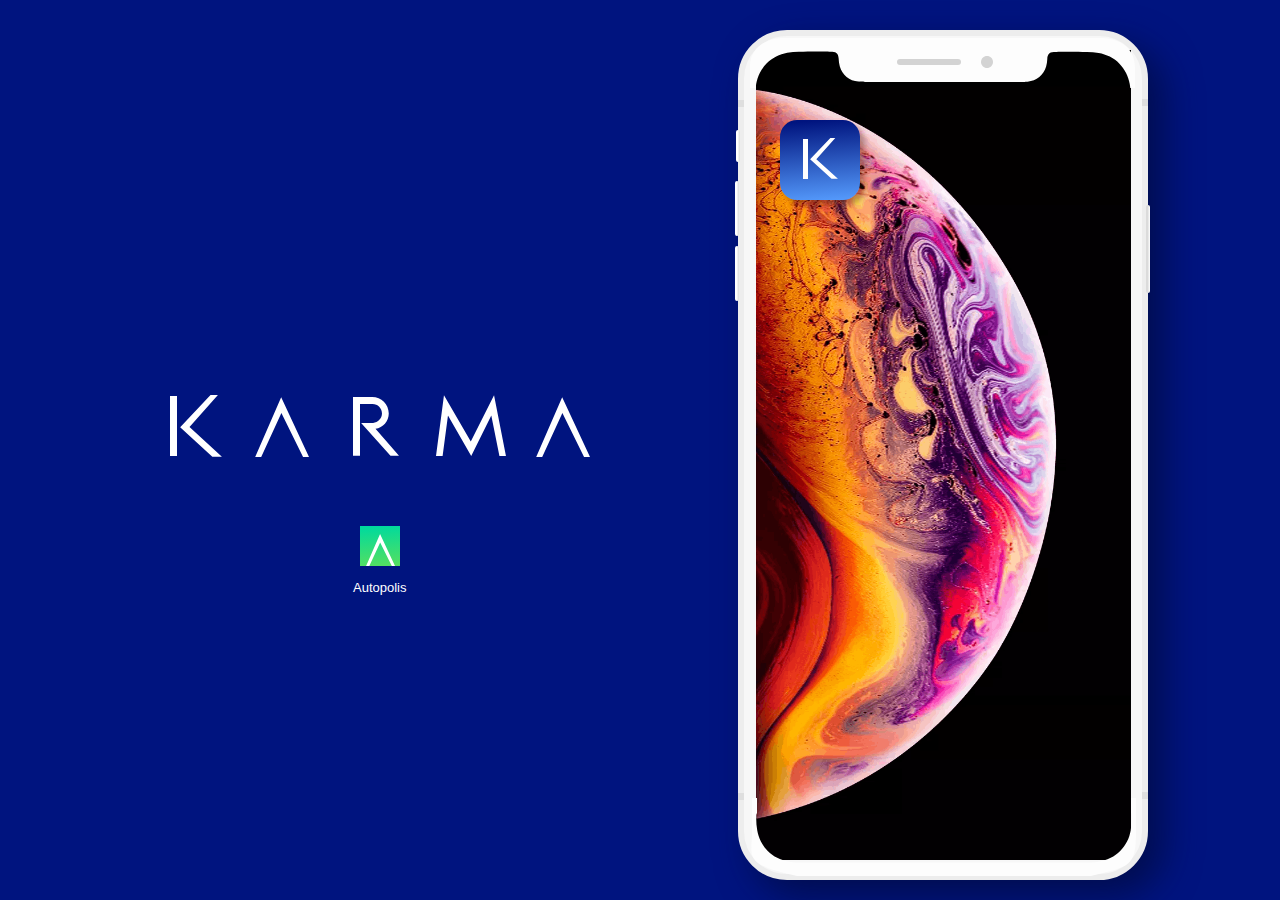
<file: html/diagram.html>
﻿<!DOCTYPE html>
<html>
  <head>
    <title>diagram</title>
    <meta http-equiv="X-UA-Compatible" content="IE=edge"/>
    <meta http-equiv="content-type" content="text/html; charset=utf-8"/>
    <link href="resources/css/axure_rp_page.css" type="text/css" rel="stylesheet"/>
    <link href="data/styles.css" type="text/css" rel="stylesheet"/>
    <link href="files/diagram/styles.css" type="text/css" rel="stylesheet"/>
    <script src="resources/scripts/jquery-3.2.1.min.js"></script>
    <script src="resources/scripts/axure/axQuery.js"></script>
    <script src="resources/scripts/axure/globals.js"></script>
    <script src="resources/scripts/axutils.js"></script>
    <script src="resources/scripts/axure/annotation.js"></script>
    <script src="resources/scripts/axure/axQuery.std.js"></script>
    <script src="resources/scripts/axure/doc.js"></script>
    <script src="resources/scripts/messagecenter.js"></script>
    <script src="resources/scripts/axure/events.js"></script>
    <script src="resources/scripts/axure/recording.js"></script>
    <script src="resources/scripts/axure/action.js"></script>
    <script src="resources/scripts/axure/expr.js"></script>
    <script src="resources/scripts/axure/geometry.js"></script>
    <script src="resources/scripts/axure/flyout.js"></script>
    <script src="resources/scripts/axure/model.js"></script>
    <script src="resources/scripts/axure/repeater.js"></script>
    <script src="resources/scripts/axure/sto.js"></script>
    <script src="resources/scripts/axure/utils.temp.js"></script>
    <script src="resources/scripts/axure/variables.js"></script>
    <script src="resources/scripts/axure/drag.js"></script>
    <script src="resources/scripts/axure/move.js"></script>
    <script src="resources/scripts/axure/visibility.js"></script>
    <script src="resources/scripts/axure/style.js"></script>
    <script src="resources/scripts/axure/adaptive.js"></script>
    <script src="resources/scripts/axure/tree.js"></script>
    <script src="resources/scripts/axure/init.temp.js"></script>
    <script src="resources/scripts/axure/legacy.js"></script>
    <script src="resources/scripts/axure/viewer.js"></script>
    <script src="resources/scripts/axure/math.js"></script>
    <script src="resources/scripts/axure/jquery.nicescroll.min.js"></script>
    <script src="data/document.js"></script>
    <script src="files/diagram/data.js"></script>
    <script type="text/javascript">
      $axure.utils.getTransparentGifPath = function() { return 'resources/images/transparent.gif'; };
      $axure.utils.getOtherPath = function() { return 'resources/Other.html'; };
      $axure.utils.getReloadPath = function() { return 'resources/reload.html'; };
    </script>
  </head>
  <body>
    <div id="base" class="">

      <!-- Unnamed (Rectangle) -->
      <div id="u0" class="ax_default shape">
        <div id="u0_div" class=""></div>
        <div id="u0_text" class="text " style="display:none; visibility: hidden">
          <p></p>
        </div>
      </div>

      <!-- Unnamed (Rectangle) -->
      <div id="u1" class="ax_default shape">
        <div id="u1_div" class=""></div>
        <div id="u1_text" class="text " style="display:none; visibility: hidden">
          <p></p>
        </div>
      </div>

      <!-- Unnamed (Rectangle) -->
      <div id="u2" class="ax_default shape">
        <div id="u2_div" class=""></div>
        <div id="u2_text" class="text " style="display:none; visibility: hidden">
          <p></p>
        </div>
      </div>

      <!-- Unnamed (Rectangle) -->
      <div id="u3" class="ax_default shape">
        <div id="u3_div" class=""></div>
        <div id="u3_text" class="text " style="display:none; visibility: hidden">
          <p></p>
        </div>
      </div>

      <!-- Unnamed (Rectangle) -->
      <div id="u4" class="ax_default shape">
        <div id="u4_div" class=""></div>
        <div id="u4_text" class="text " style="display:none; visibility: hidden">
          <p></p>
        </div>
      </div>

      <!-- Unnamed (Rectangle) -->
      <div id="u5" class="ax_default shape">
        <div id="u5_div" class=""></div>
        <div id="u5_text" class="text " style="display:none; visibility: hidden">
          <p></p>
        </div>
      </div>

      <!-- Unnamed (Rectangle) -->
      <div id="u6" class="ax_default shape">
        <div id="u6_div" class=""></div>
        <div id="u6_text" class="text " style="display:none; visibility: hidden">
          <p></p>
        </div>
      </div>

      <!-- Unnamed (Rectangle) -->
      <div id="u7" class="ax_default shape">
        <div id="u7_div" class=""></div>
        <div id="u7_text" class="text " style="display:none; visibility: hidden">
          <p></p>
        </div>
      </div>

      <!-- Unnamed (Rectangle) -->
      <div id="u8" class="ax_default shape">
        <div id="u8_div" class=""></div>
        <div id="u8_text" class="text " style="display:none; visibility: hidden">
          <p></p>
        </div>
      </div>

      <!-- Unnamed (Image) -->
      <div id="u9" class="ax_default image">
        <img id="u9_img" class="img " src="images/diagram/u9.jpg"/>
        <div id="u9_text" class="text " style="display:none; visibility: hidden">
          <p></p>
        </div>
      </div>

      <!-- Unnamed (Shape) -->
      <div id="u10" class="ax_default shape">
        <img id="u10_img" class="img " src="images/diagram/u10.svg"/>
        <div id="u10_text" class="text " style="display:none; visibility: hidden">
          <p></p>
        </div>
      </div>

      <!-- Unnamed (Shape) -->
      <div id="u11" class="ax_default shape">
        <img id="u11_img" class="img " src="images/diagram/u11.svg"/>
        <div id="u11_text" class="text " style="display:none; visibility: hidden">
          <p></p>
        </div>
      </div>

      <!-- Unnamed (Ellipse) -->
      <div id="u12" class="ax_default shape">
        <img id="u12_img" class="img " src="images/diagram/u12.svg"/>
        <div id="u12_text" class="text " style="display:none; visibility: hidden">
          <p></p>
        </div>
      </div>

      <!-- Unnamed (Rectangle) -->
      <div id="u13" class="ax_default shape">
        <div id="u13_div" class=""></div>
        <div id="u13_text" class="text " style="display:none; visibility: hidden">
          <p></p>
        </div>
      </div>

      <!-- Unnamed (Group) -->
      <div id="u14" class="ax_default" data-left="740" data-top="120" data-width="80" data-height="80">

        <!-- Unnamed (Rectangle) -->
        <div id="u15" class="ax_default shape">
          <div id="u15_div" class=""></div>
          <div id="u15_text" class="text " style="display:none; visibility: hidden">
            <p></p>
          </div>
        </div>

        <!-- Unnamed (Rectangle) -->
        <div id="u16" class="ax_default shape">
          <div id="u16_div" class=""></div>
          <div id="u16_text" class="text " style="display:none; visibility: hidden">
            <p></p>
          </div>
        </div>

        <!-- Unnamed (Shape) -->
        <div id="u17" class="ax_default shape">
          <img id="u17_img" class="img " src="images/diagram/u17.svg"/>
          <div id="u17_text" class="text " style="display:none; visibility: hidden">
            <p></p>
          </div>
        </div>
      </div>

      <!-- logo (Group) -->
      <div id="u18" class="ax_default" data-label="logo" data-left="130" data-top="395" data-width="420" data-height="62">

        <!-- Unnamed (Rectangle) -->
        <div id="u19" class="ax_default shape">
          <div id="u19_div" class=""></div>
          <div id="u19_text" class="text " style="display:none; visibility: hidden">
            <p></p>
          </div>
        </div>

        <!-- Unnamed (Shape) -->
        <div id="u20" class="ax_default shape">
          <img id="u20_img" class="img " src="images/diagram/u20.svg"/>
          <div id="u20_text" class="text " style="display:none; visibility: hidden">
            <p></p>
          </div>
        </div>

        <!-- Unnamed (Shape) -->
        <div id="u21" class="ax_default shape">
          <img id="u21_img" class="img " src="images/diagram/u21.svg"/>
          <div id="u21_text" class="text " style="display:none; visibility: hidden">
            <p></p>
          </div>
        </div>

        <!-- Unnamed (Shape) -->
        <div id="u22" class="ax_default shape">
          <img id="u22_img" class="img " src="images/diagram/u22.svg"/>
          <div id="u22_text" class="text " style="display:none; visibility: hidden">
            <p></p>
          </div>
        </div>

        <!-- Unnamed (Shape) -->
        <div id="u23" class="ax_default shape">
          <img id="u23_img" class="img " src="images/diagram/u23.svg"/>
          <div id="u23_text" class="text " style="display:none; visibility: hidden">
            <p></p>
          </div>
        </div>

        <!-- Unnamed (Shape) -->
        <div id="u24" class="ax_default shape">
          <img id="u24_img" class="img " src="images/diagram/u21.svg"/>
          <div id="u24_text" class="text " style="display:none; visibility: hidden">
            <p></p>
          </div>
        </div>
      </div>

      <!-- Unnamed (Rectangle) -->
      <div id="u25" class="ax_default paragraph">
        <div id="u25_div" class=""></div>
        <div id="u25_text" class="text ">
          <p><span style="text-decoration:none;">Autopolis</span></p>
        </div>
      </div>

      <!-- Unnamed (Rectangle) -->
      <div id="u26" class="ax_default shape">
        <div id="u26_div" class=""></div>
        <div id="u26_text" class="text " style="display:none; visibility: hidden">
          <p></p>
        </div>
      </div>

      <!-- Unnamed (Shape) -->
      <div id="u27" class="ax_default shape">
        <img id="u27_img" class="img " src="images/diagram/u27.svg"/>
        <div id="u27_text" class="text " style="display:none; visibility: hidden">
          <p></p>
        </div>
      </div>
    </div>
    <script src="resources/scripts/axure/ios.js"></script>
  </body>
</html>
</file>
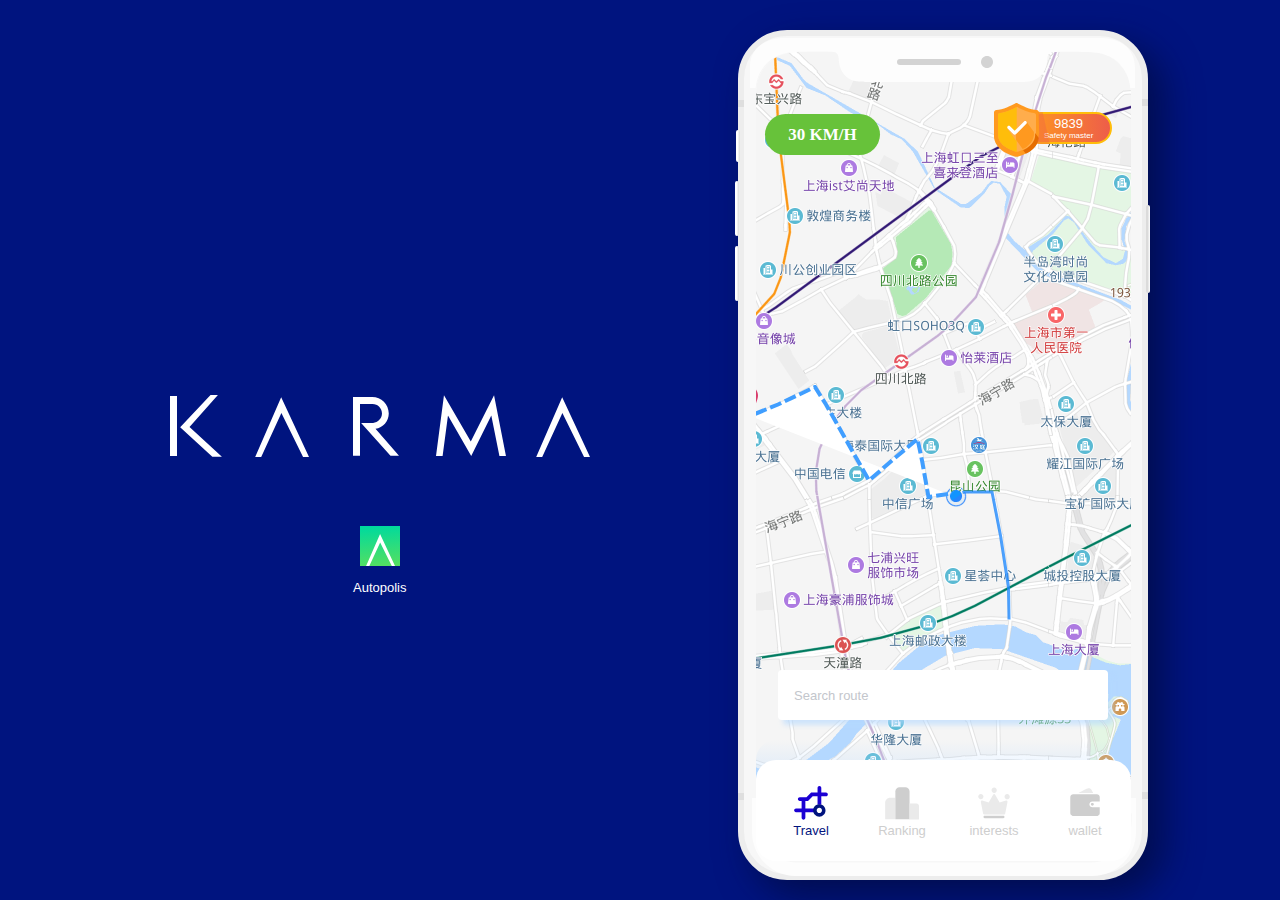
<file: html/home.html>
﻿<!DOCTYPE html>
<html>
  <head>
    <title>HOME</title>
    <meta http-equiv="X-UA-Compatible" content="IE=edge"/>
    <meta http-equiv="content-type" content="text/html; charset=utf-8"/>
    <link href="resources/css/axure_rp_page.css" type="text/css" rel="stylesheet"/>
    <link href="data/styles.css" type="text/css" rel="stylesheet"/>
    <link href="files/home/styles.css" type="text/css" rel="stylesheet"/>
    <script src="resources/scripts/jquery-3.2.1.min.js"></script>
    <script src="resources/scripts/axure/axQuery.js"></script>
    <script src="resources/scripts/axure/globals.js"></script>
    <script src="resources/scripts/axutils.js"></script>
    <script src="resources/scripts/axure/annotation.js"></script>
    <script src="resources/scripts/axure/axQuery.std.js"></script>
    <script src="resources/scripts/axure/doc.js"></script>
    <script src="resources/scripts/messagecenter.js"></script>
    <script src="resources/scripts/axure/events.js"></script>
    <script src="resources/scripts/axure/recording.js"></script>
    <script src="resources/scripts/axure/action.js"></script>
    <script src="resources/scripts/axure/expr.js"></script>
    <script src="resources/scripts/axure/geometry.js"></script>
    <script src="resources/scripts/axure/flyout.js"></script>
    <script src="resources/scripts/axure/model.js"></script>
    <script src="resources/scripts/axure/repeater.js"></script>
    <script src="resources/scripts/axure/sto.js"></script>
    <script src="resources/scripts/axure/utils.temp.js"></script>
    <script src="resources/scripts/axure/variables.js"></script>
    <script src="resources/scripts/axure/drag.js"></script>
    <script src="resources/scripts/axure/move.js"></script>
    <script src="resources/scripts/axure/visibility.js"></script>
    <script src="resources/scripts/axure/style.js"></script>
    <script src="resources/scripts/axure/adaptive.js"></script>
    <script src="resources/scripts/axure/tree.js"></script>
    <script src="resources/scripts/axure/init.temp.js"></script>
    <script src="resources/scripts/axure/legacy.js"></script>
    <script src="resources/scripts/axure/viewer.js"></script>
    <script src="resources/scripts/axure/math.js"></script>
    <script src="resources/scripts/axure/jquery.nicescroll.min.js"></script>
    <script src="data/document.js"></script>
    <script src="files/home/data.js"></script>
    <script type="text/javascript">
      $axure.utils.getTransparentGifPath = function() { return 'resources/images/transparent.gif'; };
      $axure.utils.getOtherPath = function() { return 'resources/Other.html'; };
      $axure.utils.getReloadPath = function() { return 'resources/reload.html'; };
    </script>
  </head>
  <body>
    <div id="base" class="">

      <!-- Unnamed (Rectangle) -->
      <div id="u28" class="ax_default shape">
        <div id="u28_div" class=""></div>
        <div id="u28_text" class="text " style="display:none; visibility: hidden">
          <p></p>
        </div>
      </div>

      <!-- list (Dynamic Panel) -->
      <div id="u29" class="ax_default" data-label="list">
        <div id="u29_state0" class="panel_state" data-label="travel" style="">
          <div id="u29_state0_content" class="panel_state_content">

            <!-- Unnamed (Rectangle) -->
            <div id="u30" class="ax_default shape">
              <div id="u30_div" class=""></div>
              <div id="u30_text" class="text " style="display:none; visibility: hidden">
                <p></p>
              </div>
            </div>

            <!-- Unnamed (Image) -->
            <div id="u31" class="ax_default image">
              <img id="u31_img" class="img " src="images/home/u31.jpg"/>
              <div id="u31_text" class="text " style="display:none; visibility: hidden">
                <p></p>
              </div>
            </div>

            <!-- Unnamed (Shape) -->
            <div id="u32" class="ax_default shape">
              <img id="u32_img" class="img " src="images/home/u32.svg"/>
              <div id="u32_text" class="text " style="display:none; visibility: hidden">
                <p></p>
              </div>
            </div>

            <!-- Unnamed (Shape) -->
            <div id="u33" class="ax_default shape">
              <img id="u33_img" class="img " src="images/home/u33.svg"/>
              <div id="u33_text" class="text " style="display:none; visibility: hidden">
                <p></p>
              </div>
            </div>

            <!-- Unnamed (Shape) -->
            <div id="u34" class="ax_default shape">
              <img id="u34_img" class="img " src="images/home/u34.svg"/>
              <div id="u34_text" class="text " style="display:none; visibility: hidden">
                <p></p>
              </div>
            </div>

            <!-- Unnamed (Group) -->
            <div id="u35" class="ax_default" data-left="238" data-top="51" data-width="118" data-height="54">

              <!-- Unnamed (Rectangle) -->
              <div id="u36" class="ax_default shape">
                <div id="u36_div" class=""></div>
                <div id="u36_text" class="text " style="display:none; visibility: hidden">
                  <p></p>
                </div>
              </div>

              <!-- Unnamed (Group) -->
              <div id="u37" class="ax_default" data-left="238" data-top="51" data-width="45" data-height="54">

                <!-- Unnamed (Shape) -->
                <div id="u38" class="ax_default shape">
                  <img id="u38_img" class="img " src="images/home/u38.svg"/>
                  <div id="u38_text" class="text " style="display:none; visibility: hidden">
                    <p></p>
                  </div>
                </div>

                <!-- Unnamed (Shape) -->
                <div id="u39" class="ax_default shape">
                  <img id="u39_img" class="img " src="images/home/u39.svg"/>
                  <div id="u39_text" class="text " style="display:none; visibility: hidden">
                    <p></p>
                  </div>
                </div>

                <!-- Unnamed (Shape) -->
                <div id="u40" class="ax_default shape">
                  <img id="u40_img" class="img " src="images/home/u40.svg"/>
                  <div id="u40_text" class="text " style="display:none; visibility: hidden">
                    <p></p>
                  </div>
                </div>

                <!-- Unnamed (Shape) -->
                <div id="u41" class="ax_default shape">
                  <img id="u41_img" class="img " src="images/home/u41.svg"/>
                  <div id="u41_text" class="text " style="display:none; visibility: hidden">
                    <p></p>
                  </div>
                </div>

                <!-- Unnamed (Shape) -->
                <div id="u42" class="ax_default shape">
                  <img id="u42_img" class="img " src="images/home/u42.svg"/>
                  <div id="u42_text" class="text " style="display:none; visibility: hidden">
                    <p></p>
                  </div>
                </div>

                <!-- Unnamed (Shape) -->
                <div id="u43" class="ax_default shape">
                  <img id="u43_img" class="img " src="images/home/u43.svg"/>
                  <div id="u43_text" class="text " style="display:none; visibility: hidden">
                    <p></p>
                  </div>
                </div>

                <!-- Unnamed (Shape) -->
                <div id="u44" class="ax_default shape">
                  <img id="u44_img" class="img " src="images/home/u44.svg"/>
                  <div id="u44_text" class="text " style="display:none; visibility: hidden">
                    <p></p>
                  </div>
                </div>
              </div>

              <!-- Unnamed (Rectangle) -->
              <div id="u45" class="ax_default paragraph">
                <div id="u45_div" class=""></div>
                <div id="u45_text" class="text ">
                  <p><span style="text-decoration:none;">9839</span></p>
                </div>
              </div>

              <!-- Unnamed (Rectangle) -->
              <div id="u46" class="ax_default paragraph">
                <div id="u46_div" class=""></div>
                <div id="u46_text" class="text ">
                  <p><span style="text-decoration:none;">Safety master</span></p>
                </div>
              </div>

              <!-- Unnamed (Shape) -->
              <div id="u47" class="ax_default shape">
                <img id="u47_img" class="img " src="images/home/u47.svg"/>
                <div id="u47_text" class="text " style="display:none; visibility: hidden">
                  <p></p>
                </div>
              </div>
            </div>

            <!-- pop (Group) -->
            <div id="u48" class="ax_default ax_default_hidden" data-label="pop" style="display:none; visibility: hidden" data-left="31" data-top="172" data-width="310" data-height="372">

              <!-- Unnamed (Rectangle) -->
              <div id="u49" class="ax_default shape">
                <div id="u49_div" class=""></div>
                <div id="u49_text" class="text " style="display:none; visibility: hidden">
                  <p></p>
                </div>
              </div>

              <!-- Unnamed (Group) -->
              <div id="u50" class="ax_default" data-left="0" data-top="0" data-width="0" data-height="0">

                <!-- Unnamed (Shape) -->
                <div id="u51" class="ax_default shape">
                  <img id="u51_img" class="img " src="images/home/u51.svg"/>
                  <div id="u51_text" class="text " style="display:none; visibility: hidden">
                    <p></p>
                  </div>
                </div>

                <!-- Unnamed (Shape) -->
                <div id="u52" class="ax_default shape">
                  <img id="u52_img" class="img " src="images/home/u52.svg"/>
                  <div id="u52_text" class="text " style="display:none; visibility: hidden">
                    <p></p>
                  </div>
                </div>
              </div>

              <!-- Unnamed (Rectangle) -->
              <div id="u53" class="ax_default paragraph">
                <div id="u53_div" class=""></div>
                <div id="u53_text" class="text ">
                  <p><span style="font-family:'ArialMT', 'Arial';text-decoration:none;">Starting time</span><span style="font-family:'PingFangSC-Regular', 'PingFang SC';text-decoration:none;">：2019-12-12 12:20:23</span><span style="font-family:'ArialMT', 'Arial';text-decoration:none;"> </span></p>
                </div>
              </div>

              <!-- Unnamed (Rectangle) -->
              <div id="u54" class="ax_default paragraph">
                <div id="u54_div" class=""></div>
                <div id="u54_text" class="text ">
                  <p><span style="font-family:'ArialMT', 'Arial';text-decoration:none;">overload</span><span style="font-family:'PingFangSC-Regular', 'PingFang SC';text-decoration:none;">：</span><span style="font-family:'ArialMT', 'Arial';text-decoration:none;">1</span></p><p><span style="font-family:'ArialMT', 'Arial';text-decoration:none;"><br></span></p><p><span style="font-family:'ArialMT', 'Arial';text-decoration:none;">Shoulder Check </span><span style="font-family:'PingFangSC-Regular', 'PingFang SC';text-decoration:none;">：</span><span style="font-family:'ArialMT', 'Arial';text-decoration:none;">1</span></p><p><span style="font-family:'ArialMT', 'Arial';text-decoration:none;"><br></span></p><p><span style="font-family:'ArialMT', 'Arial';text-decoration:none;">Speed limit</span><span style="font-family:'PingFangSC-Regular', 'PingFang SC';text-decoration:none;">：</span><span style="font-family:'ArialMT', 'Arial';text-decoration:none;">2</span></p><p><span style="font-family:'ArialMT', 'Arial';text-decoration:none;"><br></span></p><p><span style="font-family:'ArialMT', 'Arial';text-decoration:none;">Red light </span><span style="font-family:'PingFangSC-Regular', 'PingFang SC';text-decoration:none;">：</span><span style="font-family:'ArialMT', 'Arial';text-decoration:none;">1</span></p><p><span style="font-family:'ArialMT', 'Arial';text-decoration:none;"><br></span></p><p><span style="font-family:'ArialMT', 'Arial';text-decoration:none;">Space margins </span><span style="font-family:'PingFangSC-Regular', 'PingFang SC';text-decoration:none;">： 2</span></p><p><span style="font-family:'PingFangSC-Regular', 'PingFang SC';text-decoration:none;"><br></span></p><p><span style="font-family:'PingFangSC-Regular', 'PingFang SC';text-decoration:none;">alochol：2</span></p><p><span style="font-family:'PingFangSC-Regular', 'PingFang SC';text-decoration:none;"><br></span></p>
                </div>
              </div>

              <!-- Unnamed (Rectangle) -->
              <div id="u55" class="ax_default paragraph">
                <div id="u55_div" class=""></div>
                <div id="u55_text" class="text ">
                  <p style="font-size:13px;"><span style="font-family:'ArialMT', 'Arial';text-decoration:none;">TX hash</span><span style="font-family:'PingFangSC-Regular', 'PingFang SC';text-decoration:none;">：</span><span style="font-family:'NunitoSans-Regular', 'Nunito Sans';font-size:14px;text-decoration:none;color:#00147F;">3956142D08B0FBC14B2</span><span style="font-family:'PingFangSC-Regular', 'PingFang SC';text-decoration:none;color:#00147F;">...</span></p>
                </div>
              </div>

              <!-- Unnamed (Rectangle) -->
              <div id="u56" class="ax_default paragraph">
                <div id="u56_div" class=""></div>
                <div id="u56_text" class="text ">
                  <p><span style="text-decoration:none;">Driving Record</span></p>
                </div>
              </div>
            </div>

            <!-- Unnamed (Rectangle) -->
            <div id="u57" class="ax_default shape">
              <div id="u57_div" class=""></div>
              <div id="u57_text" class="text ">
                <p><span style="text-decoration:none;">30 KM/H</span></p>
              </div>
            </div>

            <!-- Unnamed (Rectangle) -->
            <div id="u58" class="ax_default shape">
              <div id="u58_div" class=""></div>
              <div id="u58_text" class="text " style="display:none; visibility: hidden">
                <p></p>
              </div>
            </div>

            <!-- Unnamed (Text Field) -->
            <div id="u59" class="ax_default text_field">
              <div id="u59_div" class=""></div>
              <input id="u59_input" type="text" value="" class="u59_input"/>
            </div>
          </div>
        </div>
        <div id="u29_state1" class="panel_state" data-label="ranking" style="visibility: hidden;">
          <div id="u29_state1_content" class="panel_state_content">

            <!-- ranklist (Dynamic Panel) -->
            <div id="u60" class="ax_default" data-label="ranklist">
              <div id="u60_state0" class="panel_state" data-label="1" style="">
                <div id="u60_state0_content" class="panel_state_content">

                  <!-- Unnamed (Shape) -->
                  <div id="u61" class="ax_default ranking-bg">
                    <img id="u61_img" class="img " src="images/home/u61.svg"/>
                    <div id="u61_text" class="text " style="display:none; visibility: hidden">
                      <p></p>
                    </div>
                  </div>

                  <!-- Unnamed (Shape) -->
                  <div id="u62" class="ax_default shape">
                    <img id="u62_img" class="img " src="images/home/u62.svg"/>
                    <div id="u62_text" class="text " style="display:none; visibility: hidden">
                      <p></p>
                    </div>
                  </div>

                  <!-- Unnamed (Shape) -->
                  <div id="u63" class="ax_default shape">
                    <img id="u63_img" class="img " src="images/home/u63.svg"/>
                    <div id="u63_text" class="text " style="display:none; visibility: hidden">
                      <p></p>
                    </div>
                  </div>

                  <!-- Unnamed (Shape) -->
                  <div id="u64" class="ax_default shape">
                    <img id="u64_img" class="img " src="images/home/u64.svg"/>
                    <div id="u64_text" class="text " style="display:none; visibility: hidden">
                      <p></p>
                    </div>
                  </div>

                  <!-- Unnamed (Shape) -->
                  <div id="u65" class="ax_default shape">
                    <img id="u65_img" class="img " src="images/home/u65.svg"/>
                    <div id="u65_text" class="text " style="display:none; visibility: hidden">
                      <p></p>
                    </div>
                  </div>

                  <!-- Unnamed (Shape) -->
                  <div id="u66" class="ax_default shape">
                    <img id="u66_img" class="img " src="images/home/u66.svg"/>
                    <div id="u66_text" class="text " style="display:none; visibility: hidden">
                      <p></p>
                    </div>
                  </div>

                  <!-- Unnamed (Shape) -->
                  <div id="u67" class="ax_default shape">
                    <img id="u67_img" class="img " src="images/home/u67.svg"/>
                    <div id="u67_text" class="text " style="display:none; visibility: hidden">
                      <p></p>
                    </div>
                  </div>

                  <!-- Unnamed (Shape) -->
                  <div id="u68" class="ax_default shape">
                    <img id="u68_img" class="img " src="images/home/u68.svg"/>
                    <div id="u68_text" class="text " style="display:none; visibility: hidden">
                      <p></p>
                    </div>
                  </div>

                  <!-- Unnamed (Shape) -->
                  <div id="u69" class="ax_default shape">
                    <img id="u69_img" class="img " src="images/home/u69.svg"/>
                    <div id="u69_text" class="text " style="display:none; visibility: hidden">
                      <p></p>
                    </div>
                  </div>

                  <!-- Unnamed (Shape) -->
                  <div id="u70" class="ax_default shape">
                    <img id="u70_img" class="img " src="images/home/u70.svg"/>
                    <div id="u70_text" class="text " style="display:none; visibility: hidden">
                      <p></p>
                    </div>
                  </div>

                  <!-- Unnamed (Rectangle) -->
                  <div id="u71" class="ax_default paragraph">
                    <div id="u71_div" class=""></div>
                    <div id="u71_text" class="text ">
                      <p><span style="text-decoration:none;">10279</span></p>
                    </div>
                  </div>

                  <!-- Unnamed (Rectangle) -->
                  <div id="u72" class="ax_default paragraph">
                    <div id="u72_div" class=""></div>
                    <div id="u72_text" class="text ">
                      <p><span style="font-family:'ArialMT', 'Arial';text-decoration:none;">+20000&nbsp; </span><span style="font-family:'PingFangSC-Regular', 'PingFang SC';text-decoration:none;">&nbsp;&nbsp; </span></p>
                    </div>
                  </div>

                  <!-- Unnamed (Rectangle) -->
                  <div id="u73" class="ax_default paragraph">
                    <div id="u73_div" class=""></div>
                    <div id="u73_text" class="text ">
                      <p><span style="text-decoration:none;">9349</span></p>
                    </div>
                  </div>

                  <!-- Unnamed (Rectangle) -->
                  <div id="u74" class="ax_default paragraph">
                    <div id="u74_div" class=""></div>
                    <div id="u74_text" class="text ">
                      <p><span style="text-decoration:none;">9687</span></p>
                    </div>
                  </div>

                  <!-- Unnamed (Rectangle) -->
                  <div id="u75" class="ax_default paragraph">
                    <div id="u75_div" class=""></div>
                    <div id="u75_text" class="text ">
                      <p><span style="text-decoration:none;">Lord Willson</span></p>
                    </div>
                  </div>

                  <!-- Unnamed (Rectangle) -->
                  <div id="u76" class="ax_default paragraph">
                    <div id="u76_div" class=""></div>
                    <div id="u76_text" class="text ">
                      <p><span style="text-decoration:none;">Framer jess</span></p>
                    </div>
                  </div>

                  <!-- Unnamed (Rectangle) -->
                  <div id="u77" class="ax_default paragraph">
                    <div id="u77_div" class=""></div>
                    <div id="u77_text" class="text ">
                      <p><span style="text-decoration:none;">Laisy Wang</span></p>
                    </div>
                  </div>

                  <!-- Unnamed (Image) -->
                  <div id="u78" class="ax_default image">
                    <img id="u78_img" class="img " src="images/home/u78.svg"/>
                    <div id="u78_text" class="text " style="display:none; visibility: hidden">
                      <p></p>
                    </div>
                  </div>

                  <!-- Unnamed (Image) -->
                  <div id="u79" class="ax_default image">
                    <img id="u79_img" class="img " src="images/home/u79.svg"/>
                    <div id="u79_text" class="text " style="display:none; visibility: hidden">
                      <p></p>
                    </div>
                  </div>

                  <!-- Unnamed (Image) -->
                  <div id="u80" class="ax_default image">
                    <img id="u80_img" class="img " src="images/home/u80.svg"/>
                    <div id="u80_text" class="text " style="display:none; visibility: hidden">
                      <p></p>
                    </div>
                  </div>

                  <!-- Unnamed (Dynamic Panel) -->
                  <div id="u81" class="ax_default">
                    <div id="u81_state0" class="panel_state" data-label="State1" style="">
                      <div id="u81_state0_content" class="panel_state_content">

                        <!-- Unnamed (Rectangle) -->
                        <div id="u82" class="ax_default shape">
                          <img id="u82_img" class="img " src="images/home/u82.svg"/>
                          <div id="u82_text" class="text " style="display:none; visibility: hidden">
                            <p></p>
                          </div>
                        </div>

                        <!-- Unnamed (Rectangle) -->
                        <div id="u83" class="ax_default paragraph">
                          <div id="u83_div" class=""></div>
                          <div id="u83_text" class="text ">
                            <p><span style="text-decoration:none;">4</span></p>
                          </div>
                        </div>

                        <!-- Unnamed (Image) -->
                        <div id="u84" class="ax_default image">
                          <img id="u84_img" class="img " src="images/home/u84.svg"/>
                          <div id="u84_text" class="text " style="display:none; visibility: hidden">
                            <p></p>
                          </div>
                        </div>

                        <!-- Unnamed (Rectangle) -->
                        <div id="u85" class="ax_default paragraph">
                          <div id="u85_div" class=""></div>
                          <div id="u85_text" class="text ">
                            <p><span style="text-decoration:none;">Bones</span></p>
                          </div>
                        </div>

                        <!-- Unnamed (Rectangle) -->
                        <div id="u86" class="ax_default paragraph">
                          <div id="u86_div" class=""></div>
                          <div id="u86_text" class="text ">
                            <p><span style="text-decoration:none;">9802</span></p>
                          </div>
                        </div>

                        <!-- Unnamed (Rectangle) -->
                        <div id="u87" class="ax_default paragraph">
                          <div id="u87_div" class=""></div>
                          <div id="u87_text" class="text ">
                            <p><span style="text-decoration:none;">/239KM</span></p>
                          </div>
                        </div>

                        <!-- Unnamed (Rectangle) -->
                        <div id="u88" class="ax_default paragraph">
                          <div id="u88_div" class=""></div>
                          <div id="u88_text" class="text ">
                            <p><span style="text-decoration:none;">+10000</span></p>
                          </div>
                        </div>

                        <!-- Unnamed (Group) -->
                        <div id="u89" class="ax_default" data-left="320" data-top="407" data-width="15" data-height="15">

                          <!-- Unnamed (Group) -->
                          <div id="u90" class="ax_default" data-left="320" data-top="407" data-width="15" data-height="15">

                            <!-- Unnamed (Shape) -->
                            <div id="u91" class="ax_default shape">
                              <img id="u91_img" class="img " src="images/home/u91.svg"/>
                              <div id="u91_text" class="text " style="display:none; visibility: hidden">
                                <p></p>
                              </div>
                            </div>

                            <!-- Unnamed (Shape) -->
                            <div id="u92" class="ax_default shape">
                              <img id="u92_img" class="img " src="images/home/u92.svg"/>
                              <div id="u92_text" class="text " style="display:none; visibility: hidden">
                                <p></p>
                              </div>
                            </div>

                            <!-- Unnamed (Shape) -->
                            <div id="u93" class="ax_default shape">
                              <img id="u93_img" class="img " src="images/home/u93.svg"/>
                              <div id="u93_text" class="text " style="display:none; visibility: hidden">
                                <p></p>
                              </div>
                            </div>
                          </div>

                          <!-- Unnamed (Shape) -->
                          <div id="u94" class="ax_default shape">
                            <img id="u94_img" class="img " src="images/home/u94.svg"/>
                            <div id="u94_text" class="text " style="display:none; visibility: hidden">
                              <p></p>
                            </div>
                          </div>

                          <!-- Unnamed (Shape) -->
                          <div id="u95" class="ax_default shape">
                            <img id="u95_img" class="img " src="images/home/u95.svg"/>
                            <div id="u95_text" class="text " style="display:none; visibility: hidden">
                              <p></p>
                            </div>
                          </div>
                        </div>

                        <!-- Unnamed (Rectangle) -->
                        <div id="u96" class="ax_default paragraph">
                          <div id="u96_div" class=""></div>
                          <div id="u96_text" class="text ">
                            <p><span style="text-decoration:none;">5</span></p>
                          </div>
                        </div>

                        <!-- Unnamed (Image) -->
                        <div id="u97" class="ax_default image">
                          <img id="u97_img" class="img " src="images/home/u97.svg"/>
                          <div id="u97_text" class="text " style="display:none; visibility: hidden">
                            <p></p>
                          </div>
                        </div>

                        <!-- Unnamed (Rectangle) -->
                        <div id="u98" class="ax_default paragraph">
                          <div id="u98_div" class=""></div>
                          <div id="u98_text" class="text ">
                            <p><span style="text-decoration:none;">Abigail&nbsp; </span></p>
                          </div>
                        </div>

                        <!-- Unnamed (Rectangle) -->
                        <div id="u99" class="ax_default paragraph">
                          <div id="u99_div" class=""></div>
                          <div id="u99_text" class="text ">
                            <p><span style="text-decoration:none;">9722</span></p>
                          </div>
                        </div>

                        <!-- Unnamed (Rectangle) -->
                        <div id="u100" class="ax_default paragraph">
                          <div id="u100_div" class=""></div>
                          <div id="u100_text" class="text ">
                            <p><span style="text-decoration:none;">/358KM</span></p>
                          </div>
                        </div>

                        <!-- Unnamed (Rectangle) -->
                        <div id="u101" class="ax_default paragraph">
                          <div id="u101_div" class=""></div>
                          <div id="u101_text" class="text ">
                            <p><span style="text-decoration:none;">+9965</span></p>
                          </div>
                        </div>

                        <!-- Unnamed (Group) -->
                        <div id="u102" class="ax_default" data-left="320" data-top="455" data-width="15" data-height="15">

                          <!-- Unnamed (Group) -->
                          <div id="u103" class="ax_default" data-left="320" data-top="455" data-width="15" data-height="15">

                            <!-- Unnamed (Shape) -->
                            <div id="u104" class="ax_default shape">
                              <img id="u104_img" class="img " src="images/home/u91.svg"/>
                              <div id="u104_text" class="text " style="display:none; visibility: hidden">
                                <p></p>
                              </div>
                            </div>

                            <!-- Unnamed (Shape) -->
                            <div id="u105" class="ax_default shape">
                              <img id="u105_img" class="img " src="images/home/u92.svg"/>
                              <div id="u105_text" class="text " style="display:none; visibility: hidden">
                                <p></p>
                              </div>
                            </div>

                            <!-- Unnamed (Shape) -->
                            <div id="u106" class="ax_default shape">
                              <img id="u106_img" class="img " src="images/home/u93.svg"/>
                              <div id="u106_text" class="text " style="display:none; visibility: hidden">
                                <p></p>
                              </div>
                            </div>
                          </div>

                          <!-- Unnamed (Shape) -->
                          <div id="u107" class="ax_default shape">
                            <img id="u107_img" class="img " src="images/home/u94.svg"/>
                            <div id="u107_text" class="text " style="display:none; visibility: hidden">
                              <p></p>
                            </div>
                          </div>

                          <!-- Unnamed (Shape) -->
                          <div id="u108" class="ax_default shape">
                            <img id="u108_img" class="img " src="images/home/u95.svg"/>
                            <div id="u108_text" class="text " style="display:none; visibility: hidden">
                              <p></p>
                            </div>
                          </div>
                        </div>

                        <!-- Unnamed (Rectangle) -->
                        <div id="u109" class="ax_default paragraph">
                          <div id="u109_div" class=""></div>
                          <div id="u109_text" class="text ">
                            <p><span style="text-decoration:none;">6</span></p>
                          </div>
                        </div>

                        <!-- Unnamed (Image) -->
                        <div id="u110" class="ax_default image">
                          <img id="u110_img" class="img " src="images/home/u110.svg"/>
                          <div id="u110_text" class="text " style="display:none; visibility: hidden">
                            <p></p>
                          </div>
                        </div>

                        <!-- Unnamed (Rectangle) -->
                        <div id="u111" class="ax_default paragraph">
                          <div id="u111_div" class=""></div>
                          <div id="u111_text" class="text ">
                            <p><span style="text-decoration:none;">Chloe</span></p>
                          </div>
                        </div>

                        <!-- Unnamed (Rectangle) -->
                        <div id="u112" class="ax_default paragraph">
                          <div id="u112_div" class=""></div>
                          <div id="u112_text" class="text ">
                            <p><span style="text-decoration:none;">9623</span></p>
                          </div>
                        </div>

                        <!-- Unnamed (Rectangle) -->
                        <div id="u113" class="ax_default paragraph">
                          <div id="u113_div" class=""></div>
                          <div id="u113_text" class="text ">
                            <p><span style="text-decoration:none;">/452KM</span></p>
                          </div>
                        </div>

                        <!-- Unnamed (Rectangle) -->
                        <div id="u114" class="ax_default paragraph">
                          <div id="u114_div" class=""></div>
                          <div id="u114_text" class="text ">
                            <p><span style="text-decoration:none;">+9955</span></p>
                          </div>
                        </div>

                        <!-- Unnamed (Group) -->
                        <div id="u115" class="ax_default" data-left="320" data-top="73" data-width="15" data-height="15">

                          <!-- Unnamed (Group) -->
                          <div id="u116" class="ax_default" data-left="320" data-top="73" data-width="15" data-height="15">

                            <!-- Unnamed (Shape) -->
                            <div id="u117" class="ax_default shape">
                              <img id="u117_img" class="img " src="images/home/u91.svg"/>
                              <div id="u117_text" class="text " style="display:none; visibility: hidden">
                                <p></p>
                              </div>
                            </div>

                            <!-- Unnamed (Shape) -->
                            <div id="u118" class="ax_default shape">
                              <img id="u118_img" class="img " src="images/home/u92.svg"/>
                              <div id="u118_text" class="text " style="display:none; visibility: hidden">
                                <p></p>
                              </div>
                            </div>

                            <!-- Unnamed (Shape) -->
                            <div id="u119" class="ax_default shape">
                              <img id="u119_img" class="img " src="images/home/u93.svg"/>
                              <div id="u119_text" class="text " style="display:none; visibility: hidden">
                                <p></p>
                              </div>
                            </div>
                          </div>

                          <!-- Unnamed (Shape) -->
                          <div id="u120" class="ax_default shape">
                            <img id="u120_img" class="img " src="images/home/u94.svg"/>
                            <div id="u120_text" class="text " style="display:none; visibility: hidden">
                              <p></p>
                            </div>
                          </div>

                          <!-- Unnamed (Shape) -->
                          <div id="u121" class="ax_default shape">
                            <img id="u121_img" class="img " src="images/home/u95.svg"/>
                            <div id="u121_text" class="text " style="display:none; visibility: hidden">
                              <p></p>
                            </div>
                          </div>
                        </div>

                        <!-- Unnamed (Rectangle) -->
                        <div id="u122" class="ax_default paragraph">
                          <div id="u122_div" class=""></div>
                          <div id="u122_text" class="text ">
                            <p><span style="text-decoration:none;">7</span></p>
                          </div>
                        </div>

                        <!-- Unnamed (Image) -->
                        <div id="u123" class="ax_default image">
                          <img id="u123_img" class="img " src="images/home/u123.svg"/>
                          <div id="u123_text" class="text " style="display:none; visibility: hidden">
                            <p></p>
                          </div>
                        </div>

                        <!-- Unnamed (Rectangle) -->
                        <div id="u124" class="ax_default paragraph">
                          <div id="u124_div" class=""></div>
                          <div id="u124_text" class="text ">
                            <p><span style="text-decoration:none;">Adalia </span></p>
                          </div>
                        </div>

                        <!-- Unnamed (Rectangle) -->
                        <div id="u125" class="ax_default paragraph">
                          <div id="u125_div" class=""></div>
                          <div id="u125_text" class="text ">
                            <p><span style="text-decoration:none;">9543</span></p>
                          </div>
                        </div>

                        <!-- Unnamed (Rectangle) -->
                        <div id="u126" class="ax_default paragraph">
                          <div id="u126_div" class=""></div>
                          <div id="u126_text" class="text ">
                            <p><span style="text-decoration:none;">/123KM</span></p>
                          </div>
                        </div>

                        <!-- Unnamed (Rectangle) -->
                        <div id="u127" class="ax_default paragraph">
                          <div id="u127_div" class=""></div>
                          <div id="u127_text" class="text ">
                            <p><span style="text-decoration:none;">+9854</span></p>
                          </div>
                        </div>

                        <!-- Unnamed (Group) -->
                        <div id="u128" class="ax_default" data-left="320" data-top="121" data-width="15" data-height="15">

                          <!-- Unnamed (Group) -->
                          <div id="u129" class="ax_default" data-left="320" data-top="121" data-width="15" data-height="15">

                            <!-- Unnamed (Shape) -->
                            <div id="u130" class="ax_default shape">
                              <img id="u130_img" class="img " src="images/home/u91.svg"/>
                              <div id="u130_text" class="text " style="display:none; visibility: hidden">
                                <p></p>
                              </div>
                            </div>

                            <!-- Unnamed (Shape) -->
                            <div id="u131" class="ax_default shape">
                              <img id="u131_img" class="img " src="images/home/u92.svg"/>
                              <div id="u131_text" class="text " style="display:none; visibility: hidden">
                                <p></p>
                              </div>
                            </div>

                            <!-- Unnamed (Shape) -->
                            <div id="u132" class="ax_default shape">
                              <img id="u132_img" class="img " src="images/home/u93.svg"/>
                              <div id="u132_text" class="text " style="display:none; visibility: hidden">
                                <p></p>
                              </div>
                            </div>
                          </div>

                          <!-- Unnamed (Shape) -->
                          <div id="u133" class="ax_default shape">
                            <img id="u133_img" class="img " src="images/home/u94.svg"/>
                            <div id="u133_text" class="text " style="display:none; visibility: hidden">
                              <p></p>
                            </div>
                          </div>

                          <!-- Unnamed (Shape) -->
                          <div id="u134" class="ax_default shape">
                            <img id="u134_img" class="img " src="images/home/u95.svg"/>
                            <div id="u134_text" class="text " style="display:none; visibility: hidden">
                              <p></p>
                            </div>
                          </div>
                        </div>

                        <!-- Unnamed (Rectangle) -->
                        <div id="u135" class="ax_default paragraph">
                          <div id="u135_div" class=""></div>
                          <div id="u135_text" class="text ">
                            <p><span style="text-decoration:none;">8</span></p>
                          </div>
                        </div>

                        <!-- Unnamed (Image) -->
                        <div id="u136" class="ax_default image">
                          <img id="u136_img" class="img " src="images/home/u136.svg"/>
                          <div id="u136_text" class="text " style="display:none; visibility: hidden">
                            <p></p>
                          </div>
                        </div>

                        <!-- Unnamed (Rectangle) -->
                        <div id="u137" class="ax_default paragraph">
                          <div id="u137_div" class=""></div>
                          <div id="u137_text" class="text ">
                            <p><span style="text-decoration:none;">Efia</span></p>
                          </div>
                        </div>

                        <!-- Unnamed (Rectangle) -->
                        <div id="u138" class="ax_default paragraph">
                          <div id="u138_div" class=""></div>
                          <div id="u138_text" class="text ">
                            <p><span style="text-decoration:none;">9468</span></p>
                          </div>
                        </div>

                        <!-- Unnamed (Rectangle) -->
                        <div id="u139" class="ax_default paragraph">
                          <div id="u139_div" class=""></div>
                          <div id="u139_text" class="text ">
                            <p><span style="text-decoration:none;">/222KM</span></p>
                          </div>
                        </div>

                        <!-- Unnamed (Rectangle) -->
                        <div id="u140" class="ax_default paragraph">
                          <div id="u140_div" class=""></div>
                          <div id="u140_text" class="text ">
                            <p><span style="text-decoration:none;">+9793</span></p>
                          </div>
                        </div>

                        <!-- Unnamed (Group) -->
                        <div id="u141" class="ax_default" data-left="320" data-top="169" data-width="15" data-height="15">

                          <!-- Unnamed (Group) -->
                          <div id="u142" class="ax_default" data-left="320" data-top="169" data-width="15" data-height="15">

                            <!-- Unnamed (Shape) -->
                            <div id="u143" class="ax_default shape">
                              <img id="u143_img" class="img " src="images/home/u91.svg"/>
                              <div id="u143_text" class="text " style="display:none; visibility: hidden">
                                <p></p>
                              </div>
                            </div>

                            <!-- Unnamed (Shape) -->
                            <div id="u144" class="ax_default shape">
                              <img id="u144_img" class="img " src="images/home/u92.svg"/>
                              <div id="u144_text" class="text " style="display:none; visibility: hidden">
                                <p></p>
                              </div>
                            </div>

                            <!-- Unnamed (Shape) -->
                            <div id="u145" class="ax_default shape">
                              <img id="u145_img" class="img " src="images/home/u93.svg"/>
                              <div id="u145_text" class="text " style="display:none; visibility: hidden">
                                <p></p>
                              </div>
                            </div>
                          </div>

                          <!-- Unnamed (Shape) -->
                          <div id="u146" class="ax_default shape">
                            <img id="u146_img" class="img " src="images/home/u94.svg"/>
                            <div id="u146_text" class="text " style="display:none; visibility: hidden">
                              <p></p>
                            </div>
                          </div>

                          <!-- Unnamed (Shape) -->
                          <div id="u147" class="ax_default shape">
                            <img id="u147_img" class="img " src="images/home/u95.svg"/>
                            <div id="u147_text" class="text " style="display:none; visibility: hidden">
                              <p></p>
                            </div>
                          </div>
                        </div>

                        <!-- Unnamed (Rectangle) -->
                        <div id="u148" class="ax_default paragraph">
                          <div id="u148_div" class=""></div>
                          <div id="u148_text" class="text ">
                            <p><span style="text-decoration:none;">9</span></p>
                          </div>
                        </div>

                        <!-- Unnamed (Image) -->
                        <div id="u149" class="ax_default image">
                          <img id="u149_img" class="img " src="images/home/u149.svg"/>
                          <div id="u149_text" class="text " style="display:none; visibility: hidden">
                            <p></p>
                          </div>
                        </div>

                        <!-- Unnamed (Rectangle) -->
                        <div id="u150" class="ax_default paragraph">
                          <div id="u150_div" class=""></div>
                          <div id="u150_text" class="text ">
                            <p><span style="text-decoration:none;">Faye</span></p>
                          </div>
                        </div>

                        <!-- Unnamed (Rectangle) -->
                        <div id="u151" class="ax_default paragraph">
                          <div id="u151_div" class=""></div>
                          <div id="u151_text" class="text ">
                            <p><span style="text-decoration:none;">9345</span></p>
                          </div>
                        </div>

                        <!-- Unnamed (Rectangle) -->
                        <div id="u152" class="ax_default paragraph">
                          <div id="u152_div" class=""></div>
                          <div id="u152_text" class="text ">
                            <p><span style="text-decoration:none;">/453KM</span></p>
                          </div>
                        </div>

                        <!-- Unnamed (Rectangle) -->
                        <div id="u153" class="ax_default paragraph">
                          <div id="u153_div" class=""></div>
                          <div id="u153_text" class="text ">
                            <p><span style="text-decoration:none;">+9654</span></p>
                          </div>
                        </div>

                        <!-- Unnamed (Group) -->
                        <div id="u154" class="ax_default" data-left="320" data-top="216" data-width="15" data-height="15">

                          <!-- Unnamed (Group) -->
                          <div id="u155" class="ax_default" data-left="320" data-top="216" data-width="15" data-height="15">

                            <!-- Unnamed (Shape) -->
                            <div id="u156" class="ax_default shape">
                              <img id="u156_img" class="img " src="images/home/u91.svg"/>
                              <div id="u156_text" class="text " style="display:none; visibility: hidden">
                                <p></p>
                              </div>
                            </div>

                            <!-- Unnamed (Shape) -->
                            <div id="u157" class="ax_default shape">
                              <img id="u157_img" class="img " src="images/home/u92.svg"/>
                              <div id="u157_text" class="text " style="display:none; visibility: hidden">
                                <p></p>
                              </div>
                            </div>

                            <!-- Unnamed (Shape) -->
                            <div id="u158" class="ax_default shape">
                              <img id="u158_img" class="img " src="images/home/u93.svg"/>
                              <div id="u158_text" class="text " style="display:none; visibility: hidden">
                                <p></p>
                              </div>
                            </div>
                          </div>

                          <!-- Unnamed (Shape) -->
                          <div id="u159" class="ax_default shape">
                            <img id="u159_img" class="img " src="images/home/u94.svg"/>
                            <div id="u159_text" class="text " style="display:none; visibility: hidden">
                              <p></p>
                            </div>
                          </div>

                          <!-- Unnamed (Shape) -->
                          <div id="u160" class="ax_default shape">
                            <img id="u160_img" class="img " src="images/home/u95.svg"/>
                            <div id="u160_text" class="text " style="display:none; visibility: hidden">
                              <p></p>
                            </div>
                          </div>
                        </div>

                        <!-- Unnamed (Rectangle) -->
                        <div id="u161" class="ax_default paragraph">
                          <div id="u161_div" class=""></div>
                          <div id="u161_text" class="text ">
                            <p><span style="text-decoration:none;">10</span></p>
                          </div>
                        </div>

                        <!-- Unnamed (Image) -->
                        <div id="u162" class="ax_default image">
                          <img id="u162_img" class="img " src="images/home/u162.svg"/>
                          <div id="u162_text" class="text " style="display:none; visibility: hidden">
                            <p></p>
                          </div>
                        </div>

                        <!-- Unnamed (Rectangle) -->
                        <div id="u163" class="ax_default paragraph">
                          <div id="u163_div" class=""></div>
                          <div id="u163_text" class="text ">
                            <p><span style="text-decoration:none;">Cybill </span></p>
                          </div>
                        </div>

                        <!-- Unnamed (Rectangle) -->
                        <div id="u164" class="ax_default paragraph">
                          <div id="u164_div" class=""></div>
                          <div id="u164_text" class="text ">
                            <p><span style="text-decoration:none;">9211</span></p>
                          </div>
                        </div>

                        <!-- Unnamed (Rectangle) -->
                        <div id="u165" class="ax_default paragraph">
                          <div id="u165_div" class=""></div>
                          <div id="u165_text" class="text ">
                            <p><span style="text-decoration:none;">/443KM</span></p>
                          </div>
                        </div>

                        <!-- Unnamed (Rectangle) -->
                        <div id="u166" class="ax_default paragraph">
                          <div id="u166_div" class=""></div>
                          <div id="u166_text" class="text ">
                            <p><span style="text-decoration:none;">+9447</span></p>
                          </div>
                        </div>

                        <!-- Unnamed (Group) -->
                        <div id="u167" class="ax_default" data-left="320" data-top="264" data-width="15" data-height="15">

                          <!-- Unnamed (Group) -->
                          <div id="u168" class="ax_default" data-left="320" data-top="264" data-width="15" data-height="15">

                            <!-- Unnamed (Shape) -->
                            <div id="u169" class="ax_default shape">
                              <img id="u169_img" class="img " src="images/home/u91.svg"/>
                              <div id="u169_text" class="text " style="display:none; visibility: hidden">
                                <p></p>
                              </div>
                            </div>

                            <!-- Unnamed (Shape) -->
                            <div id="u170" class="ax_default shape">
                              <img id="u170_img" class="img " src="images/home/u92.svg"/>
                              <div id="u170_text" class="text " style="display:none; visibility: hidden">
                                <p></p>
                              </div>
                            </div>

                            <!-- Unnamed (Shape) -->
                            <div id="u171" class="ax_default shape">
                              <img id="u171_img" class="img " src="images/home/u93.svg"/>
                              <div id="u171_text" class="text " style="display:none; visibility: hidden">
                                <p></p>
                              </div>
                            </div>
                          </div>

                          <!-- Unnamed (Shape) -->
                          <div id="u172" class="ax_default shape">
                            <img id="u172_img" class="img " src="images/home/u94.svg"/>
                            <div id="u172_text" class="text " style="display:none; visibility: hidden">
                              <p></p>
                            </div>
                          </div>

                          <!-- Unnamed (Shape) -->
                          <div id="u173" class="ax_default shape">
                            <img id="u173_img" class="img " src="images/home/u95.svg"/>
                            <div id="u173_text" class="text " style="display:none; visibility: hidden">
                              <p></p>
                            </div>
                          </div>
                        </div>

                        <!-- Unnamed (Rectangle) -->
                        <div id="u174" class="ax_default paragraph">
                          <div id="u174_div" class=""></div>
                          <div id="u174_text" class="text ">
                            <p><span style="text-decoration:none;">11</span></p>
                          </div>
                        </div>

                        <!-- Unnamed (Image) -->
                        <div id="u175" class="ax_default image">
                          <img id="u175_img" class="img " src="images/home/u175.svg"/>
                          <div id="u175_text" class="text " style="display:none; visibility: hidden">
                            <p></p>
                          </div>
                        </div>

                        <!-- Unnamed (Rectangle) -->
                        <div id="u176" class="ax_default paragraph">
                          <div id="u176_div" class=""></div>
                          <div id="u176_text" class="text ">
                            <p><span style="text-decoration:none;">Fiorenza </span></p>
                          </div>
                        </div>

                        <!-- Unnamed (Rectangle) -->
                        <div id="u177" class="ax_default paragraph">
                          <div id="u177_div" class=""></div>
                          <div id="u177_text" class="text ">
                            <p><span style="text-decoration:none;">9098</span></p>
                          </div>
                        </div>

                        <!-- Unnamed (Rectangle) -->
                        <div id="u178" class="ax_default paragraph">
                          <div id="u178_div" class=""></div>
                          <div id="u178_text" class="text ">
                            <p><span style="text-decoration:none;">/134KM</span></p>
                          </div>
                        </div>

                        <!-- Unnamed (Rectangle) -->
                        <div id="u179" class="ax_default paragraph">
                          <div id="u179_div" class=""></div>
                          <div id="u179_text" class="text ">
                            <p><span style="text-decoration:none;">+9466</span></p>
                          </div>
                        </div>

                        <!-- Unnamed (Group) -->
                        <div id="u180" class="ax_default" data-left="320" data-top="311" data-width="15" data-height="15">

                          <!-- Unnamed (Group) -->
                          <div id="u181" class="ax_default" data-left="320" data-top="311" data-width="15" data-height="15">

                            <!-- Unnamed (Shape) -->
                            <div id="u182" class="ax_default shape">
                              <img id="u182_img" class="img " src="images/home/u91.svg"/>
                              <div id="u182_text" class="text " style="display:none; visibility: hidden">
                                <p></p>
                              </div>
                            </div>

                            <!-- Unnamed (Shape) -->
                            <div id="u183" class="ax_default shape">
                              <img id="u183_img" class="img " src="images/home/u92.svg"/>
                              <div id="u183_text" class="text " style="display:none; visibility: hidden">
                                <p></p>
                              </div>
                            </div>

                            <!-- Unnamed (Shape) -->
                            <div id="u184" class="ax_default shape">
                              <img id="u184_img" class="img " src="images/home/u93.svg"/>
                              <div id="u184_text" class="text " style="display:none; visibility: hidden">
                                <p></p>
                              </div>
                            </div>
                          </div>

                          <!-- Unnamed (Shape) -->
                          <div id="u185" class="ax_default shape">
                            <img id="u185_img" class="img " src="images/home/u94.svg"/>
                            <div id="u185_text" class="text " style="display:none; visibility: hidden">
                              <p></p>
                            </div>
                          </div>

                          <!-- Unnamed (Shape) -->
                          <div id="u186" class="ax_default shape">
                            <img id="u186_img" class="img " src="images/home/u95.svg"/>
                            <div id="u186_text" class="text " style="display:none; visibility: hidden">
                              <p></p>
                            </div>
                          </div>
                        </div>

                        <!-- Unnamed (Rectangle) -->
                        <div id="u187" class="ax_default paragraph">
                          <div id="u187_div" class=""></div>
                          <div id="u187_text" class="text ">
                            <p><span style="text-decoration:none;">12</span></p>
                          </div>
                        </div>

                        <!-- Unnamed (Image) -->
                        <div id="u188" class="ax_default image">
                          <img id="u188_img" class="img " src="images/home/u188.svg"/>
                          <div id="u188_text" class="text " style="display:none; visibility: hidden">
                            <p></p>
                          </div>
                        </div>

                        <!-- Unnamed (Rectangle) -->
                        <div id="u189" class="ax_default paragraph">
                          <div id="u189_div" class=""></div>
                          <div id="u189_text" class="text ">
                            <p><span style="text-decoration:none;">Gitana</span></p>
                          </div>
                        </div>

                        <!-- Unnamed (Rectangle) -->
                        <div id="u190" class="ax_default paragraph">
                          <div id="u190_div" class=""></div>
                          <div id="u190_text" class="text ">
                            <p><span style="text-decoration:none;">8098</span></p>
                          </div>
                        </div>

                        <!-- Unnamed (Rectangle) -->
                        <div id="u191" class="ax_default paragraph">
                          <div id="u191_div" class=""></div>
                          <div id="u191_text" class="text ">
                            <p><span style="text-decoration:none;">/334KM</span></p>
                          </div>
                        </div>

                        <!-- Unnamed (Rectangle) -->
                        <div id="u192" class="ax_default paragraph">
                          <div id="u192_div" class=""></div>
                          <div id="u192_text" class="text ">
                            <p><span style="text-decoration:none;">+9200</span></p>
                          </div>
                        </div>

                        <!-- Unnamed (Group) -->
                        <div id="u193" class="ax_default" data-left="320" data-top="359" data-width="15" data-height="15">

                          <!-- Unnamed (Group) -->
                          <div id="u194" class="ax_default" data-left="320" data-top="359" data-width="15" data-height="15">

                            <!-- Unnamed (Shape) -->
                            <div id="u195" class="ax_default shape">
                              <img id="u195_img" class="img " src="images/home/u91.svg"/>
                              <div id="u195_text" class="text " style="display:none; visibility: hidden">
                                <p></p>
                              </div>
                            </div>

                            <!-- Unnamed (Shape) -->
                            <div id="u196" class="ax_default shape">
                              <img id="u196_img" class="img " src="images/home/u92.svg"/>
                              <div id="u196_text" class="text " style="display:none; visibility: hidden">
                                <p></p>
                              </div>
                            </div>

                            <!-- Unnamed (Shape) -->
                            <div id="u197" class="ax_default shape">
                              <img id="u197_img" class="img " src="images/home/u93.svg"/>
                              <div id="u197_text" class="text " style="display:none; visibility: hidden">
                                <p></p>
                              </div>
                            </div>
                          </div>

                          <!-- Unnamed (Shape) -->
                          <div id="u198" class="ax_default shape">
                            <img id="u198_img" class="img " src="images/home/u94.svg"/>
                            <div id="u198_text" class="text " style="display:none; visibility: hidden">
                              <p></p>
                            </div>
                          </div>

                          <!-- Unnamed (Shape) -->
                          <div id="u199" class="ax_default shape">
                            <img id="u199_img" class="img " src="images/home/u95.svg"/>
                            <div id="u199_text" class="text " style="display:none; visibility: hidden">
                              <p></p>
                            </div>
                          </div>
                        </div>

                        <!-- Unnamed (Rectangle) -->
                        <div id="u200" class="ax_default paragraph">
                          <div id="u200_div" class=""></div>
                          <div id="u200_text" class="text ">
                            <p><span style="text-decoration:none;">192</span></p>
                          </div>
                        </div>

                        <!-- Unnamed (Image) -->
                        <div id="u201" class="ax_default image">
                          <img id="u201_img" class="img " src="images/home/u201.svg"/>
                          <div id="u201_text" class="text " style="display:none; visibility: hidden">
                            <p></p>
                          </div>
                        </div>

                        <!-- Unnamed (Rectangle) -->
                        <div id="u202" class="ax_default paragraph">
                          <div id="u202_div" class=""></div>
                          <div id="u202_text" class="text ">
                            <p><span style="text-decoration:none;">ME</span></p>
                          </div>
                        </div>

                        <!-- Unnamed (Rectangle) -->
                        <div id="u203" class="ax_default paragraph">
                          <div id="u203_div" class=""></div>
                          <div id="u203_text" class="text ">
                            <p><span style="text-decoration:none;">9802</span></p>
                          </div>
                        </div>

                        <!-- Unnamed (Rectangle) -->
                        <div id="u204" class="ax_default paragraph">
                          <div id="u204_div" class=""></div>
                          <div id="u204_text" class="text ">
                            <p><span style="text-decoration:none;">/239KM</span></p>
                          </div>
                        </div>

                        <!-- Unnamed (Rectangle) -->
                        <div id="u205" class="ax_default paragraph">
                          <div id="u205_div" class=""></div>
                          <div id="u205_text" class="text ">
                            <p><span style="text-decoration:none;">+100</span></p>
                          </div>
                        </div>

                        <!-- Unnamed (Group) -->
                        <div id="u206" class="ax_default" data-left="320" data-top="14" data-width="15" data-height="15">

                          <!-- Unnamed (Group) -->
                          <div id="u207" class="ax_default" data-left="320" data-top="14" data-width="15" data-height="15">

                            <!-- Unnamed (Shape) -->
                            <div id="u208" class="ax_default shape">
                              <img id="u208_img" class="img " src="images/home/u91.svg"/>
                              <div id="u208_text" class="text " style="display:none; visibility: hidden">
                                <p></p>
                              </div>
                            </div>

                            <!-- Unnamed (Shape) -->
                            <div id="u209" class="ax_default shape">
                              <img id="u209_img" class="img " src="images/home/u92.svg"/>
                              <div id="u209_text" class="text " style="display:none; visibility: hidden">
                                <p></p>
                              </div>
                            </div>

                            <!-- Unnamed (Shape) -->
                            <div id="u210" class="ax_default shape">
                              <img id="u210_img" class="img " src="images/home/u93.svg"/>
                              <div id="u210_text" class="text " style="display:none; visibility: hidden">
                                <p></p>
                              </div>
                            </div>
                          </div>

                          <!-- Unnamed (Shape) -->
                          <div id="u211" class="ax_default shape">
                            <img id="u211_img" class="img " src="images/home/u94.svg"/>
                            <div id="u211_text" class="text " style="display:none; visibility: hidden">
                              <p></p>
                            </div>
                          </div>

                          <!-- Unnamed (Shape) -->
                          <div id="u212" class="ax_default shape">
                            <img id="u212_img" class="img " src="images/home/u95.svg"/>
                            <div id="u212_text" class="text " style="display:none; visibility: hidden">
                              <p></p>
                            </div>
                          </div>
                        </div>
                      </div>
                    </div>
                  </div>

                  <!-- Unnamed (Group) -->
                  <div id="u213" class="ax_default" data-left="195" data-top="255" data-width="10" data-height="10">

                    <!-- Unnamed (Group) -->
                    <div id="u214" class="ax_default" data-left="195" data-top="255" data-width="10" data-height="10">

                      <!-- Unnamed (Shape) -->
                      <div id="u215" class="ax_default shape">
                        <img id="u215_img" class="img " src="images/home/u215.svg"/>
                        <div id="u215_text" class="text " style="display:none; visibility: hidden">
                          <p></p>
                        </div>
                      </div>

                      <!-- Unnamed (Shape) -->
                      <div id="u216" class="ax_default shape">
                        <img id="u216_img" class="img " src="images/home/u216.svg"/>
                        <div id="u216_text" class="text " style="display:none; visibility: hidden">
                          <p></p>
                        </div>
                      </div>

                      <!-- Unnamed (Shape) -->
                      <div id="u217" class="ax_default shape">
                        <img id="u217_img" class="img " src="images/home/u217.svg"/>
                        <div id="u217_text" class="text " style="display:none; visibility: hidden">
                          <p></p>
                        </div>
                      </div>
                    </div>

                    <!-- Unnamed (Shape) -->
                    <div id="u218" class="ax_default shape">
                      <img id="u218_img" class="img " src="images/home/u218.svg"/>
                      <div id="u218_text" class="text " style="display:none; visibility: hidden">
                        <p></p>
                      </div>
                    </div>

                    <!-- Unnamed (Shape) -->
                    <div id="u219" class="ax_default shape">
                      <img id="u219_img" class="img " src="images/home/u219.svg"/>
                      <div id="u219_text" class="text " style="display:none; visibility: hidden">
                        <p></p>
                      </div>
                    </div>
                  </div>

                  <!-- Unnamed (Rectangle) -->
                  <div id="u220" class="ax_default paragraph">
                    <div id="u220_div" class=""></div>
                    <div id="u220_text" class="text ">
                      <p><span style="font-family:'ArialMT', 'Arial';text-decoration:none;">+15000&nbsp; </span><span style="font-family:'PingFangSC-Regular', 'PingFang SC';text-decoration:none;">&nbsp;&nbsp; </span></p>
                    </div>
                  </div>

                  <!-- Unnamed (Group) -->
                  <div id="u221" class="ax_default" data-left="126.003394404354" data-top="292.003394404354" data-width="11.993211191291" data-height="11.993211191291">

                    <!-- Unnamed (Group) -->
                    <div id="u222" class="ax_default" data-left="126.003394404354" data-top="292.003394404354" data-width="11.993211191291" data-height="11.993211191291">

                      <!-- Unnamed (Shape) -->
                      <div id="u223" class="ax_default shape">
                        <img id="u223_img" class="img " src="images/home/u215.svg"/>
                        <div id="u223_text" class="text " style="display:none; visibility: hidden">
                          <p></p>
                        </div>
                      </div>

                      <!-- Unnamed (Shape) -->
                      <div id="u224" class="ax_default shape">
                        <img id="u224_img" class="img " src="images/home/u216.svg"/>
                        <div id="u224_text" class="text " style="display:none; visibility: hidden">
                          <p></p>
                        </div>
                      </div>

                      <!-- Unnamed (Shape) -->
                      <div id="u225" class="ax_default shape">
                        <img id="u225_img" class="img " src="images/home/u217.svg"/>
                        <div id="u225_text" class="text " style="display:none; visibility: hidden">
                          <p></p>
                        </div>
                      </div>
                    </div>

                    <!-- Unnamed (Shape) -->
                    <div id="u226" class="ax_default shape">
                      <img id="u226_img" class="img " src="images/home/u218.svg"/>
                      <div id="u226_text" class="text " style="display:none; visibility: hidden">
                        <p></p>
                      </div>
                    </div>

                    <!-- Unnamed (Shape) -->
                    <div id="u227" class="ax_default shape">
                      <img id="u227_img" class="img " src="images/home/u219.svg"/>
                      <div id="u227_text" class="text " style="display:none; visibility: hidden">
                        <p></p>
                      </div>
                    </div>
                  </div>

                  <!-- Unnamed (Rectangle) -->
                  <div id="u228" class="ax_default paragraph">
                    <div id="u228_div" class=""></div>
                    <div id="u228_text" class="text ">
                      <p><span style="font-family:'ArialMT', 'Arial';text-decoration:none;">+12000&nbsp; </span><span style="font-family:'PingFangSC-Regular', 'PingFang SC';text-decoration:none;">&nbsp;&nbsp; </span></p>
                    </div>
                  </div>

                  <!-- Unnamed (Group) -->
                  <div id="u229" class="ax_default" data-left="269.66339737998" data-top="311.66339737998" data-width="10.6732052400395" data-height="10.6732052400395">

                    <!-- Unnamed (Group) -->
                    <div id="u230" class="ax_default" data-left="269.66339737998" data-top="311.66339737998" data-width="10.6732052400395" data-height="10.6732052400395">

                      <!-- Unnamed (Shape) -->
                      <div id="u231" class="ax_default shape">
                        <img id="u231_img" class="img " src="images/home/u215.svg"/>
                        <div id="u231_text" class="text " style="display:none; visibility: hidden">
                          <p></p>
                        </div>
                      </div>

                      <!-- Unnamed (Shape) -->
                      <div id="u232" class="ax_default shape">
                        <img id="u232_img" class="img " src="images/home/u216.svg"/>
                        <div id="u232_text" class="text " style="display:none; visibility: hidden">
                          <p></p>
                        </div>
                      </div>

                      <!-- Unnamed (Shape) -->
                      <div id="u233" class="ax_default shape">
                        <img id="u233_img" class="img " src="images/home/u217.svg"/>
                        <div id="u233_text" class="text " style="display:none; visibility: hidden">
                          <p></p>
                        </div>
                      </div>
                    </div>

                    <!-- Unnamed (Shape) -->
                    <div id="u234" class="ax_default shape">
                      <img id="u234_img" class="img " src="images/home/u218.svg"/>
                      <div id="u234_text" class="text " style="display:none; visibility: hidden">
                        <p></p>
                      </div>
                    </div>

                    <!-- Unnamed (Shape) -->
                    <div id="u235" class="ax_default shape">
                      <img id="u235_img" class="img " src="images/home/u219.svg"/>
                      <div id="u235_text" class="text " style="display:none; visibility: hidden">
                        <p></p>
                      </div>
                    </div>
                  </div>
                </div>
              </div>
              <div id="u60_state1" class="panel_state" data-label="2" style="visibility: hidden;">
                <div id="u60_state1_content" class="panel_state_content">

                  <!-- Unnamed (Shape) -->
                  <div id="u236" class="ax_default ranking-bg">
                    <img id="u236_img" class="img " src="images/home/u61.svg"/>
                    <div id="u236_text" class="text " style="display:none; visibility: hidden">
                      <p></p>
                    </div>
                  </div>

                  <!-- Unnamed (Shape) -->
                  <div id="u237" class="ax_default shape">
                    <img id="u237_img" class="img " src="images/home/u62.svg"/>
                    <div id="u237_text" class="text " style="display:none; visibility: hidden">
                      <p></p>
                    </div>
                  </div>

                  <!-- Unnamed (Shape) -->
                  <div id="u238" class="ax_default shape">
                    <img id="u238_img" class="img " src="images/home/u63.svg"/>
                    <div id="u238_text" class="text " style="display:none; visibility: hidden">
                      <p></p>
                    </div>
                  </div>

                  <!-- Unnamed (Shape) -->
                  <div id="u239" class="ax_default shape">
                    <img id="u239_img" class="img " src="images/home/u64.svg"/>
                    <div id="u239_text" class="text " style="display:none; visibility: hidden">
                      <p></p>
                    </div>
                  </div>

                  <!-- Unnamed (Shape) -->
                  <div id="u240" class="ax_default shape">
                    <img id="u240_img" class="img " src="images/home/u65.svg"/>
                    <div id="u240_text" class="text " style="display:none; visibility: hidden">
                      <p></p>
                    </div>
                  </div>

                  <!-- Unnamed (Shape) -->
                  <div id="u241" class="ax_default shape">
                    <img id="u241_img" class="img " src="images/home/u66.svg"/>
                    <div id="u241_text" class="text " style="display:none; visibility: hidden">
                      <p></p>
                    </div>
                  </div>

                  <!-- Unnamed (Shape) -->
                  <div id="u242" class="ax_default shape">
                    <img id="u242_img" class="img " src="images/home/u67.svg"/>
                    <div id="u242_text" class="text " style="display:none; visibility: hidden">
                      <p></p>
                    </div>
                  </div>

                  <!-- Unnamed (Shape) -->
                  <div id="u243" class="ax_default shape">
                    <img id="u243_img" class="img " src="images/home/u68.svg"/>
                    <div id="u243_text" class="text " style="display:none; visibility: hidden">
                      <p></p>
                    </div>
                  </div>

                  <!-- Unnamed (Shape) -->
                  <div id="u244" class="ax_default shape">
                    <img id="u244_img" class="img " src="images/home/u69.svg"/>
                    <div id="u244_text" class="text " style="display:none; visibility: hidden">
                      <p></p>
                    </div>
                  </div>

                  <!-- Unnamed (Shape) -->
                  <div id="u245" class="ax_default shape">
                    <img id="u245_img" class="img " src="images/home/u70.svg"/>
                    <div id="u245_text" class="text " style="display:none; visibility: hidden">
                      <p></p>
                    </div>
                  </div>

                  <!-- Unnamed (Rectangle) -->
                  <div id="u246" class="ax_default paragraph">
                    <div id="u246_div" class=""></div>
                    <div id="u246_text" class="text ">
                      <p><span style="text-decoration:none;">10299</span></p>
                    </div>
                  </div>

                  <!-- Unnamed (Rectangle) -->
                  <div id="u247" class="ax_default paragraph">
                    <div id="u247_div" class=""></div>
                    <div id="u247_text" class="text ">
                      <p><span style="font-family:'ArialMT', 'Arial';text-decoration:none;">+20000&nbsp; </span><span style="font-family:'PingFangSC-Regular', 'PingFang SC';text-decoration:none;">&nbsp;&nbsp; </span></p>
                    </div>
                  </div>

                  <!-- Unnamed (Rectangle) -->
                  <div id="u248" class="ax_default paragraph">
                    <div id="u248_div" class=""></div>
                    <div id="u248_text" class="text ">
                      <p><span style="text-decoration:none;">9949</span></p>
                    </div>
                  </div>

                  <!-- Unnamed (Rectangle) -->
                  <div id="u249" class="ax_default paragraph">
                    <div id="u249_div" class=""></div>
                    <div id="u249_text" class="text ">
                      <p><span style="text-decoration:none;">9987</span></p>
                    </div>
                  </div>

                  <!-- Unnamed (Rectangle) -->
                  <div id="u250" class="ax_default paragraph">
                    <div id="u250_div" class=""></div>
                    <div id="u250_text" class="text ">
                      <p><span style="text-decoration:none;">Elon</span></p>
                    </div>
                  </div>

                  <!-- Unnamed (Rectangle) -->
                  <div id="u251" class="ax_default paragraph">
                    <div id="u251_div" class=""></div>
                    <div id="u251_text" class="text ">
                      <p><span style="text-decoration:none;">Nicklas</span></p>
                    </div>
                  </div>

                  <!-- Unnamed (Rectangle) -->
                  <div id="u252" class="ax_default paragraph">
                    <div id="u252_div" class=""></div>
                    <div id="u252_text" class="text ">
                      <p><span style="text-decoration:none;">Minerva</span></p>
                    </div>
                  </div>

                  <!-- Unnamed (Image) -->
                  <div id="u253" class="ax_default image">
                    <img id="u253_img" class="img " src="images/home/u253.svg"/>
                    <div id="u253_text" class="text " style="display:none; visibility: hidden">
                      <p></p>
                    </div>
                  </div>

                  <!-- Unnamed (Image) -->
                  <div id="u254" class="ax_default image">
                    <img id="u254_img" class="img " src="images/home/u80.svg"/>
                    <div id="u254_text" class="text " style="display:none; visibility: hidden">
                      <p></p>
                    </div>
                  </div>

                  <!-- Unnamed (Image) -->
                  <div id="u255" class="ax_default image">
                    <img id="u255_img" class="img " src="images/home/u79.svg"/>
                    <div id="u255_text" class="text " style="display:none; visibility: hidden">
                      <p></p>
                    </div>
                  </div>

                  <!-- Unnamed (Dynamic Panel) -->
                  <div id="u256" class="ax_default">
                    <div id="u256_state0" class="panel_state" data-label="State1" style="">
                      <div id="u256_state0_content" class="panel_state_content">

                        <!-- Unnamed (Rectangle) -->
                        <div id="u257" class="ax_default shape">
                          <img id="u257_img" class="img " src="images/home/u82.svg"/>
                          <div id="u257_text" class="text " style="display:none; visibility: hidden">
                            <p></p>
                          </div>
                        </div>

                        <!-- Unnamed (Rectangle) -->
                        <div id="u258" class="ax_default paragraph">
                          <div id="u258_div" class=""></div>
                          <div id="u258_text" class="text ">
                            <p><span style="text-decoration:none;">4</span></p>
                          </div>
                        </div>

                        <!-- Unnamed (Image) -->
                        <div id="u259" class="ax_default image">
                          <img id="u259_img" class="img " src="images/home/u84.svg"/>
                          <div id="u259_text" class="text " style="display:none; visibility: hidden">
                            <p></p>
                          </div>
                        </div>

                        <!-- Unnamed (Rectangle) -->
                        <div id="u260" class="ax_default paragraph">
                          <div id="u260_div" class=""></div>
                          <div id="u260_text" class="text ">
                            <p><span style="text-decoration:none;">Bones</span></p>
                          </div>
                        </div>

                        <!-- Unnamed (Rectangle) -->
                        <div id="u261" class="ax_default paragraph">
                          <div id="u261_div" class=""></div>
                          <div id="u261_text" class="text ">
                            <p><span style="text-decoration:none;">9802</span></p>
                          </div>
                        </div>

                        <!-- Unnamed (Rectangle) -->
                        <div id="u262" class="ax_default paragraph">
                          <div id="u262_div" class=""></div>
                          <div id="u262_text" class="text ">
                            <p><span style="text-decoration:none;">/239KM</span></p>
                          </div>
                        </div>

                        <!-- Unnamed (Rectangle) -->
                        <div id="u263" class="ax_default paragraph">
                          <div id="u263_div" class=""></div>
                          <div id="u263_text" class="text ">
                            <p><span style="text-decoration:none;">+10000</span></p>
                          </div>
                        </div>

                        <!-- Unnamed (Group) -->
                        <div id="u264" class="ax_default" data-left="320" data-top="362" data-width="15" data-height="15">

                          <!-- Unnamed (Group) -->
                          <div id="u265" class="ax_default" data-left="320" data-top="362" data-width="15" data-height="15">

                            <!-- Unnamed (Shape) -->
                            <div id="u266" class="ax_default shape">
                              <img id="u266_img" class="img " src="images/home/u91.svg"/>
                              <div id="u266_text" class="text " style="display:none; visibility: hidden">
                                <p></p>
                              </div>
                            </div>

                            <!-- Unnamed (Shape) -->
                            <div id="u267" class="ax_default shape">
                              <img id="u267_img" class="img " src="images/home/u92.svg"/>
                              <div id="u267_text" class="text " style="display:none; visibility: hidden">
                                <p></p>
                              </div>
                            </div>

                            <!-- Unnamed (Shape) -->
                            <div id="u268" class="ax_default shape">
                              <img id="u268_img" class="img " src="images/home/u93.svg"/>
                              <div id="u268_text" class="text " style="display:none; visibility: hidden">
                                <p></p>
                              </div>
                            </div>
                          </div>

                          <!-- Unnamed (Shape) -->
                          <div id="u269" class="ax_default shape">
                            <img id="u269_img" class="img " src="images/home/u94.svg"/>
                            <div id="u269_text" class="text " style="display:none; visibility: hidden">
                              <p></p>
                            </div>
                          </div>

                          <!-- Unnamed (Shape) -->
                          <div id="u270" class="ax_default shape">
                            <img id="u270_img" class="img " src="images/home/u95.svg"/>
                            <div id="u270_text" class="text " style="display:none; visibility: hidden">
                              <p></p>
                            </div>
                          </div>
                        </div>

                        <!-- Unnamed (Rectangle) -->
                        <div id="u271" class="ax_default paragraph">
                          <div id="u271_div" class=""></div>
                          <div id="u271_text" class="text ">
                            <p><span style="text-decoration:none;">5</span></p>
                          </div>
                        </div>

                        <!-- Unnamed (Image) -->
                        <div id="u272" class="ax_default image">
                          <img id="u272_img" class="img " src="images/home/u97.svg"/>
                          <div id="u272_text" class="text " style="display:none; visibility: hidden">
                            <p></p>
                          </div>
                        </div>

                        <!-- Unnamed (Rectangle) -->
                        <div id="u273" class="ax_default paragraph">
                          <div id="u273_div" class=""></div>
                          <div id="u273_text" class="text ">
                            <p><span style="text-decoration:none;">Abigail&nbsp; </span></p>
                          </div>
                        </div>

                        <!-- Unnamed (Rectangle) -->
                        <div id="u274" class="ax_default paragraph">
                          <div id="u274_div" class=""></div>
                          <div id="u274_text" class="text ">
                            <p><span style="text-decoration:none;">9722</span></p>
                          </div>
                        </div>

                        <!-- Unnamed (Rectangle) -->
                        <div id="u275" class="ax_default paragraph">
                          <div id="u275_div" class=""></div>
                          <div id="u275_text" class="text ">
                            <p><span style="text-decoration:none;">/358KM</span></p>
                          </div>
                        </div>

                        <!-- Unnamed (Rectangle) -->
                        <div id="u276" class="ax_default paragraph">
                          <div id="u276_div" class=""></div>
                          <div id="u276_text" class="text ">
                            <p><span style="text-decoration:none;">+9965</span></p>
                          </div>
                        </div>

                        <!-- Unnamed (Group) -->
                        <div id="u277" class="ax_default" data-left="320" data-top="410" data-width="15" data-height="15">

                          <!-- Unnamed (Group) -->
                          <div id="u278" class="ax_default" data-left="320" data-top="410" data-width="15" data-height="15">

                            <!-- Unnamed (Shape) -->
                            <div id="u279" class="ax_default shape">
                              <img id="u279_img" class="img " src="images/home/u91.svg"/>
                              <div id="u279_text" class="text " style="display:none; visibility: hidden">
                                <p></p>
                              </div>
                            </div>

                            <!-- Unnamed (Shape) -->
                            <div id="u280" class="ax_default shape">
                              <img id="u280_img" class="img " src="images/home/u92.svg"/>
                              <div id="u280_text" class="text " style="display:none; visibility: hidden">
                                <p></p>
                              </div>
                            </div>

                            <!-- Unnamed (Shape) -->
                            <div id="u281" class="ax_default shape">
                              <img id="u281_img" class="img " src="images/home/u93.svg"/>
                              <div id="u281_text" class="text " style="display:none; visibility: hidden">
                                <p></p>
                              </div>
                            </div>
                          </div>

                          <!-- Unnamed (Shape) -->
                          <div id="u282" class="ax_default shape">
                            <img id="u282_img" class="img " src="images/home/u94.svg"/>
                            <div id="u282_text" class="text " style="display:none; visibility: hidden">
                              <p></p>
                            </div>
                          </div>

                          <!-- Unnamed (Shape) -->
                          <div id="u283" class="ax_default shape">
                            <img id="u283_img" class="img " src="images/home/u95.svg"/>
                            <div id="u283_text" class="text " style="display:none; visibility: hidden">
                              <p></p>
                            </div>
                          </div>
                        </div>

                        <!-- Unnamed (Rectangle) -->
                        <div id="u284" class="ax_default paragraph">
                          <div id="u284_div" class=""></div>
                          <div id="u284_text" class="text ">
                            <p><span style="text-decoration:none;">6</span></p>
                          </div>
                        </div>

                        <!-- Unnamed (Image) -->
                        <div id="u285" class="ax_default image">
                          <img id="u285_img" class="img " src="images/home/u110.svg"/>
                          <div id="u285_text" class="text " style="display:none; visibility: hidden">
                            <p></p>
                          </div>
                        </div>

                        <!-- Unnamed (Rectangle) -->
                        <div id="u286" class="ax_default paragraph">
                          <div id="u286_div" class=""></div>
                          <div id="u286_text" class="text ">
                            <p><span style="text-decoration:none;">Chloe</span></p>
                          </div>
                        </div>

                        <!-- Unnamed (Rectangle) -->
                        <div id="u287" class="ax_default paragraph">
                          <div id="u287_div" class=""></div>
                          <div id="u287_text" class="text ">
                            <p><span style="text-decoration:none;">9623</span></p>
                          </div>
                        </div>

                        <!-- Unnamed (Rectangle) -->
                        <div id="u288" class="ax_default paragraph">
                          <div id="u288_div" class=""></div>
                          <div id="u288_text" class="text ">
                            <p><span style="text-decoration:none;">/452KM</span></p>
                          </div>
                        </div>

                        <!-- Unnamed (Rectangle) -->
                        <div id="u289" class="ax_default paragraph">
                          <div id="u289_div" class=""></div>
                          <div id="u289_text" class="text ">
                            <p><span style="text-decoration:none;">+9955</span></p>
                          </div>
                        </div>

                        <!-- Unnamed (Group) -->
                        <div id="u290" class="ax_default" data-left="320" data-top="457" data-width="15" data-height="15">

                          <!-- Unnamed (Group) -->
                          <div id="u291" class="ax_default" data-left="320" data-top="457" data-width="15" data-height="15">

                            <!-- Unnamed (Shape) -->
                            <div id="u292" class="ax_default shape">
                              <img id="u292_img" class="img " src="images/home/u91.svg"/>
                              <div id="u292_text" class="text " style="display:none; visibility: hidden">
                                <p></p>
                              </div>
                            </div>

                            <!-- Unnamed (Shape) -->
                            <div id="u293" class="ax_default shape">
                              <img id="u293_img" class="img " src="images/home/u92.svg"/>
                              <div id="u293_text" class="text " style="display:none; visibility: hidden">
                                <p></p>
                              </div>
                            </div>

                            <!-- Unnamed (Shape) -->
                            <div id="u294" class="ax_default shape">
                              <img id="u294_img" class="img " src="images/home/u93.svg"/>
                              <div id="u294_text" class="text " style="display:none; visibility: hidden">
                                <p></p>
                              </div>
                            </div>
                          </div>

                          <!-- Unnamed (Shape) -->
                          <div id="u295" class="ax_default shape">
                            <img id="u295_img" class="img " src="images/home/u94.svg"/>
                            <div id="u295_text" class="text " style="display:none; visibility: hidden">
                              <p></p>
                            </div>
                          </div>

                          <!-- Unnamed (Shape) -->
                          <div id="u296" class="ax_default shape">
                            <img id="u296_img" class="img " src="images/home/u95.svg"/>
                            <div id="u296_text" class="text " style="display:none; visibility: hidden">
                              <p></p>
                            </div>
                          </div>
                        </div>

                        <!-- Unnamed (Rectangle) -->
                        <div id="u297" class="ax_default paragraph">
                          <div id="u297_div" class=""></div>
                          <div id="u297_text" class="text ">
                            <p><span style="text-decoration:none;">7</span></p>
                          </div>
                        </div>

                        <!-- Unnamed (Image) -->
                        <div id="u298" class="ax_default image">
                          <img id="u298_img" class="img " src="images/home/u123.svg"/>
                          <div id="u298_text" class="text " style="display:none; visibility: hidden">
                            <p></p>
                          </div>
                        </div>

                        <!-- Unnamed (Rectangle) -->
                        <div id="u299" class="ax_default paragraph">
                          <div id="u299_div" class=""></div>
                          <div id="u299_text" class="text ">
                            <p><span style="text-decoration:none;">Adalia </span></p>
                          </div>
                        </div>

                        <!-- Unnamed (Rectangle) -->
                        <div id="u300" class="ax_default paragraph">
                          <div id="u300_div" class=""></div>
                          <div id="u300_text" class="text ">
                            <p><span style="text-decoration:none;">9543</span></p>
                          </div>
                        </div>

                        <!-- Unnamed (Rectangle) -->
                        <div id="u301" class="ax_default paragraph">
                          <div id="u301_div" class=""></div>
                          <div id="u301_text" class="text ">
                            <p><span style="text-decoration:none;">/123KM</span></p>
                          </div>
                        </div>

                        <!-- Unnamed (Rectangle) -->
                        <div id="u302" class="ax_default paragraph">
                          <div id="u302_div" class=""></div>
                          <div id="u302_text" class="text ">
                            <p><span style="text-decoration:none;">+9854</span></p>
                          </div>
                        </div>

                        <!-- Unnamed (Group) -->
                        <div id="u303" class="ax_default" data-left="320" data-top="74" data-width="15" data-height="15">

                          <!-- Unnamed (Group) -->
                          <div id="u304" class="ax_default" data-left="320" data-top="74" data-width="15" data-height="15">

                            <!-- Unnamed (Shape) -->
                            <div id="u305" class="ax_default shape">
                              <img id="u305_img" class="img " src="images/home/u91.svg"/>
                              <div id="u305_text" class="text " style="display:none; visibility: hidden">
                                <p></p>
                              </div>
                            </div>

                            <!-- Unnamed (Shape) -->
                            <div id="u306" class="ax_default shape">
                              <img id="u306_img" class="img " src="images/home/u92.svg"/>
                              <div id="u306_text" class="text " style="display:none; visibility: hidden">
                                <p></p>
                              </div>
                            </div>

                            <!-- Unnamed (Shape) -->
                            <div id="u307" class="ax_default shape">
                              <img id="u307_img" class="img " src="images/home/u93.svg"/>
                              <div id="u307_text" class="text " style="display:none; visibility: hidden">
                                <p></p>
                              </div>
                            </div>
                          </div>

                          <!-- Unnamed (Shape) -->
                          <div id="u308" class="ax_default shape">
                            <img id="u308_img" class="img " src="images/home/u94.svg"/>
                            <div id="u308_text" class="text " style="display:none; visibility: hidden">
                              <p></p>
                            </div>
                          </div>

                          <!-- Unnamed (Shape) -->
                          <div id="u309" class="ax_default shape">
                            <img id="u309_img" class="img " src="images/home/u95.svg"/>
                            <div id="u309_text" class="text " style="display:none; visibility: hidden">
                              <p></p>
                            </div>
                          </div>
                        </div>

                        <!-- Unnamed (Rectangle) -->
                        <div id="u310" class="ax_default paragraph">
                          <div id="u310_div" class=""></div>
                          <div id="u310_text" class="text ">
                            <p><span style="text-decoration:none;">8</span></p>
                          </div>
                        </div>

                        <!-- Unnamed (Image) -->
                        <div id="u311" class="ax_default image">
                          <img id="u311_img" class="img " src="images/home/u136.svg"/>
                          <div id="u311_text" class="text " style="display:none; visibility: hidden">
                            <p></p>
                          </div>
                        </div>

                        <!-- Unnamed (Rectangle) -->
                        <div id="u312" class="ax_default paragraph">
                          <div id="u312_div" class=""></div>
                          <div id="u312_text" class="text ">
                            <p><span style="text-decoration:none;">Efia</span></p>
                          </div>
                        </div>

                        <!-- Unnamed (Rectangle) -->
                        <div id="u313" class="ax_default paragraph">
                          <div id="u313_div" class=""></div>
                          <div id="u313_text" class="text ">
                            <p><span style="text-decoration:none;">9468</span></p>
                          </div>
                        </div>

                        <!-- Unnamed (Rectangle) -->
                        <div id="u314" class="ax_default paragraph">
                          <div id="u314_div" class=""></div>
                          <div id="u314_text" class="text ">
                            <p><span style="text-decoration:none;">/222KM</span></p>
                          </div>
                        </div>

                        <!-- Unnamed (Rectangle) -->
                        <div id="u315" class="ax_default paragraph">
                          <div id="u315_div" class=""></div>
                          <div id="u315_text" class="text ">
                            <p><span style="text-decoration:none;">+9793</span></p>
                          </div>
                        </div>

                        <!-- Unnamed (Group) -->
                        <div id="u316" class="ax_default" data-left="320" data-top="122" data-width="15" data-height="15">

                          <!-- Unnamed (Group) -->
                          <div id="u317" class="ax_default" data-left="320" data-top="122" data-width="15" data-height="15">

                            <!-- Unnamed (Shape) -->
                            <div id="u318" class="ax_default shape">
                              <img id="u318_img" class="img " src="images/home/u91.svg"/>
                              <div id="u318_text" class="text " style="display:none; visibility: hidden">
                                <p></p>
                              </div>
                            </div>

                            <!-- Unnamed (Shape) -->
                            <div id="u319" class="ax_default shape">
                              <img id="u319_img" class="img " src="images/home/u92.svg"/>
                              <div id="u319_text" class="text " style="display:none; visibility: hidden">
                                <p></p>
                              </div>
                            </div>

                            <!-- Unnamed (Shape) -->
                            <div id="u320" class="ax_default shape">
                              <img id="u320_img" class="img " src="images/home/u93.svg"/>
                              <div id="u320_text" class="text " style="display:none; visibility: hidden">
                                <p></p>
                              </div>
                            </div>
                          </div>

                          <!-- Unnamed (Shape) -->
                          <div id="u321" class="ax_default shape">
                            <img id="u321_img" class="img " src="images/home/u94.svg"/>
                            <div id="u321_text" class="text " style="display:none; visibility: hidden">
                              <p></p>
                            </div>
                          </div>

                          <!-- Unnamed (Shape) -->
                          <div id="u322" class="ax_default shape">
                            <img id="u322_img" class="img " src="images/home/u95.svg"/>
                            <div id="u322_text" class="text " style="display:none; visibility: hidden">
                              <p></p>
                            </div>
                          </div>
                        </div>

                        <!-- Unnamed (Rectangle) -->
                        <div id="u323" class="ax_default paragraph">
                          <div id="u323_div" class=""></div>
                          <div id="u323_text" class="text ">
                            <p><span style="text-decoration:none;">9</span></p>
                          </div>
                        </div>

                        <!-- Unnamed (Image) -->
                        <div id="u324" class="ax_default image">
                          <img id="u324_img" class="img " src="images/home/u149.svg"/>
                          <div id="u324_text" class="text " style="display:none; visibility: hidden">
                            <p></p>
                          </div>
                        </div>

                        <!-- Unnamed (Rectangle) -->
                        <div id="u325" class="ax_default paragraph">
                          <div id="u325_div" class=""></div>
                          <div id="u325_text" class="text ">
                            <p><span style="text-decoration:none;">Faye</span></p>
                          </div>
                        </div>

                        <!-- Unnamed (Rectangle) -->
                        <div id="u326" class="ax_default paragraph">
                          <div id="u326_div" class=""></div>
                          <div id="u326_text" class="text ">
                            <p><span style="text-decoration:none;">9345</span></p>
                          </div>
                        </div>

                        <!-- Unnamed (Rectangle) -->
                        <div id="u327" class="ax_default paragraph">
                          <div id="u327_div" class=""></div>
                          <div id="u327_text" class="text ">
                            <p><span style="text-decoration:none;">/453KM</span></p>
                          </div>
                        </div>

                        <!-- Unnamed (Rectangle) -->
                        <div id="u328" class="ax_default paragraph">
                          <div id="u328_div" class=""></div>
                          <div id="u328_text" class="text ">
                            <p><span style="text-decoration:none;">+9654</span></p>
                          </div>
                        </div>

                        <!-- Unnamed (Group) -->
                        <div id="u329" class="ax_default" data-left="320" data-top="169" data-width="15" data-height="15">

                          <!-- Unnamed (Group) -->
                          <div id="u330" class="ax_default" data-left="320" data-top="169" data-width="15" data-height="15">

                            <!-- Unnamed (Shape) -->
                            <div id="u331" class="ax_default shape">
                              <img id="u331_img" class="img " src="images/home/u91.svg"/>
                              <div id="u331_text" class="text " style="display:none; visibility: hidden">
                                <p></p>
                              </div>
                            </div>

                            <!-- Unnamed (Shape) -->
                            <div id="u332" class="ax_default shape">
                              <img id="u332_img" class="img " src="images/home/u92.svg"/>
                              <div id="u332_text" class="text " style="display:none; visibility: hidden">
                                <p></p>
                              </div>
                            </div>

                            <!-- Unnamed (Shape) -->
                            <div id="u333" class="ax_default shape">
                              <img id="u333_img" class="img " src="images/home/u93.svg"/>
                              <div id="u333_text" class="text " style="display:none; visibility: hidden">
                                <p></p>
                              </div>
                            </div>
                          </div>

                          <!-- Unnamed (Shape) -->
                          <div id="u334" class="ax_default shape">
                            <img id="u334_img" class="img " src="images/home/u94.svg"/>
                            <div id="u334_text" class="text " style="display:none; visibility: hidden">
                              <p></p>
                            </div>
                          </div>

                          <!-- Unnamed (Shape) -->
                          <div id="u335" class="ax_default shape">
                            <img id="u335_img" class="img " src="images/home/u95.svg"/>
                            <div id="u335_text" class="text " style="display:none; visibility: hidden">
                              <p></p>
                            </div>
                          </div>
                        </div>

                        <!-- Unnamed (Rectangle) -->
                        <div id="u336" class="ax_default paragraph">
                          <div id="u336_div" class=""></div>
                          <div id="u336_text" class="text ">
                            <p><span style="text-decoration:none;">10</span></p>
                          </div>
                        </div>

                        <!-- Unnamed (Image) -->
                        <div id="u337" class="ax_default image">
                          <img id="u337_img" class="img " src="images/home/u162.svg"/>
                          <div id="u337_text" class="text " style="display:none; visibility: hidden">
                            <p></p>
                          </div>
                        </div>

                        <!-- Unnamed (Rectangle) -->
                        <div id="u338" class="ax_default paragraph">
                          <div id="u338_div" class=""></div>
                          <div id="u338_text" class="text ">
                            <p><span style="text-decoration:none;">Cybill </span></p>
                          </div>
                        </div>

                        <!-- Unnamed (Rectangle) -->
                        <div id="u339" class="ax_default paragraph">
                          <div id="u339_div" class=""></div>
                          <div id="u339_text" class="text ">
                            <p><span style="text-decoration:none;">9211</span></p>
                          </div>
                        </div>

                        <!-- Unnamed (Rectangle) -->
                        <div id="u340" class="ax_default paragraph">
                          <div id="u340_div" class=""></div>
                          <div id="u340_text" class="text ">
                            <p><span style="text-decoration:none;">/443KM</span></p>
                          </div>
                        </div>

                        <!-- Unnamed (Rectangle) -->
                        <div id="u341" class="ax_default paragraph">
                          <div id="u341_div" class=""></div>
                          <div id="u341_text" class="text ">
                            <p><span style="text-decoration:none;">+9447</span></p>
                          </div>
                        </div>

                        <!-- Unnamed (Group) -->
                        <div id="u342" class="ax_default" data-left="320" data-top="217" data-width="15" data-height="15">

                          <!-- Unnamed (Group) -->
                          <div id="u343" class="ax_default" data-left="320" data-top="217" data-width="15" data-height="15">

                            <!-- Unnamed (Shape) -->
                            <div id="u344" class="ax_default shape">
                              <img id="u344_img" class="img " src="images/home/u91.svg"/>
                              <div id="u344_text" class="text " style="display:none; visibility: hidden">
                                <p></p>
                              </div>
                            </div>

                            <!-- Unnamed (Shape) -->
                            <div id="u345" class="ax_default shape">
                              <img id="u345_img" class="img " src="images/home/u92.svg"/>
                              <div id="u345_text" class="text " style="display:none; visibility: hidden">
                                <p></p>
                              </div>
                            </div>

                            <!-- Unnamed (Shape) -->
                            <div id="u346" class="ax_default shape">
                              <img id="u346_img" class="img " src="images/home/u93.svg"/>
                              <div id="u346_text" class="text " style="display:none; visibility: hidden">
                                <p></p>
                              </div>
                            </div>
                          </div>

                          <!-- Unnamed (Shape) -->
                          <div id="u347" class="ax_default shape">
                            <img id="u347_img" class="img " src="images/home/u94.svg"/>
                            <div id="u347_text" class="text " style="display:none; visibility: hidden">
                              <p></p>
                            </div>
                          </div>

                          <!-- Unnamed (Shape) -->
                          <div id="u348" class="ax_default shape">
                            <img id="u348_img" class="img " src="images/home/u95.svg"/>
                            <div id="u348_text" class="text " style="display:none; visibility: hidden">
                              <p></p>
                            </div>
                          </div>
                        </div>

                        <!-- Unnamed (Rectangle) -->
                        <div id="u349" class="ax_default paragraph">
                          <div id="u349_div" class=""></div>
                          <div id="u349_text" class="text ">
                            <p><span style="text-decoration:none;">11</span></p>
                          </div>
                        </div>

                        <!-- Unnamed (Image) -->
                        <div id="u350" class="ax_default image">
                          <img id="u350_img" class="img " src="images/home/u175.svg"/>
                          <div id="u350_text" class="text " style="display:none; visibility: hidden">
                            <p></p>
                          </div>
                        </div>

                        <!-- Unnamed (Rectangle) -->
                        <div id="u351" class="ax_default paragraph">
                          <div id="u351_div" class=""></div>
                          <div id="u351_text" class="text ">
                            <p><span style="text-decoration:none;">Fiorenza </span></p>
                          </div>
                        </div>

                        <!-- Unnamed (Rectangle) -->
                        <div id="u352" class="ax_default paragraph">
                          <div id="u352_div" class=""></div>
                          <div id="u352_text" class="text ">
                            <p><span style="text-decoration:none;">9098</span></p>
                          </div>
                        </div>

                        <!-- Unnamed (Rectangle) -->
                        <div id="u353" class="ax_default paragraph">
                          <div id="u353_div" class=""></div>
                          <div id="u353_text" class="text ">
                            <p><span style="text-decoration:none;">/134KM</span></p>
                          </div>
                        </div>

                        <!-- Unnamed (Rectangle) -->
                        <div id="u354" class="ax_default paragraph">
                          <div id="u354_div" class=""></div>
                          <div id="u354_text" class="text ">
                            <p><span style="text-decoration:none;">+9466</span></p>
                          </div>
                        </div>

                        <!-- Unnamed (Group) -->
                        <div id="u355" class="ax_default" data-left="320" data-top="264" data-width="15" data-height="15">

                          <!-- Unnamed (Group) -->
                          <div id="u356" class="ax_default" data-left="320" data-top="264" data-width="15" data-height="15">

                            <!-- Unnamed (Shape) -->
                            <div id="u357" class="ax_default shape">
                              <img id="u357_img" class="img " src="images/home/u91.svg"/>
                              <div id="u357_text" class="text " style="display:none; visibility: hidden">
                                <p></p>
                              </div>
                            </div>

                            <!-- Unnamed (Shape) -->
                            <div id="u358" class="ax_default shape">
                              <img id="u358_img" class="img " src="images/home/u92.svg"/>
                              <div id="u358_text" class="text " style="display:none; visibility: hidden">
                                <p></p>
                              </div>
                            </div>

                            <!-- Unnamed (Shape) -->
                            <div id="u359" class="ax_default shape">
                              <img id="u359_img" class="img " src="images/home/u93.svg"/>
                              <div id="u359_text" class="text " style="display:none; visibility: hidden">
                                <p></p>
                              </div>
                            </div>
                          </div>

                          <!-- Unnamed (Shape) -->
                          <div id="u360" class="ax_default shape">
                            <img id="u360_img" class="img " src="images/home/u94.svg"/>
                            <div id="u360_text" class="text " style="display:none; visibility: hidden">
                              <p></p>
                            </div>
                          </div>

                          <!-- Unnamed (Shape) -->
                          <div id="u361" class="ax_default shape">
                            <img id="u361_img" class="img " src="images/home/u95.svg"/>
                            <div id="u361_text" class="text " style="display:none; visibility: hidden">
                              <p></p>
                            </div>
                          </div>
                        </div>

                        <!-- Unnamed (Rectangle) -->
                        <div id="u362" class="ax_default paragraph">
                          <div id="u362_div" class=""></div>
                          <div id="u362_text" class="text ">
                            <p><span style="text-decoration:none;">12</span></p>
                          </div>
                        </div>

                        <!-- Unnamed (Image) -->
                        <div id="u363" class="ax_default image">
                          <img id="u363_img" class="img " src="images/home/u188.svg"/>
                          <div id="u363_text" class="text " style="display:none; visibility: hidden">
                            <p></p>
                          </div>
                        </div>

                        <!-- Unnamed (Rectangle) -->
                        <div id="u364" class="ax_default paragraph">
                          <div id="u364_div" class=""></div>
                          <div id="u364_text" class="text ">
                            <p><span style="text-decoration:none;">Gitana</span></p>
                          </div>
                        </div>

                        <!-- Unnamed (Rectangle) -->
                        <div id="u365" class="ax_default paragraph">
                          <div id="u365_div" class=""></div>
                          <div id="u365_text" class="text ">
                            <p><span style="text-decoration:none;">8098</span></p>
                          </div>
                        </div>

                        <!-- Unnamed (Rectangle) -->
                        <div id="u366" class="ax_default paragraph">
                          <div id="u366_div" class=""></div>
                          <div id="u366_text" class="text ">
                            <p><span style="text-decoration:none;">/334KM</span></p>
                          </div>
                        </div>

                        <!-- Unnamed (Rectangle) -->
                        <div id="u367" class="ax_default paragraph">
                          <div id="u367_div" class=""></div>
                          <div id="u367_text" class="text ">
                            <p><span style="text-decoration:none;">+9200</span></p>
                          </div>
                        </div>

                        <!-- Unnamed (Group) -->
                        <div id="u368" class="ax_default" data-left="320" data-top="312" data-width="15" data-height="15">

                          <!-- Unnamed (Group) -->
                          <div id="u369" class="ax_default" data-left="320" data-top="312" data-width="15" data-height="15">

                            <!-- Unnamed (Shape) -->
                            <div id="u370" class="ax_default shape">
                              <img id="u370_img" class="img " src="images/home/u91.svg"/>
                              <div id="u370_text" class="text " style="display:none; visibility: hidden">
                                <p></p>
                              </div>
                            </div>

                            <!-- Unnamed (Shape) -->
                            <div id="u371" class="ax_default shape">
                              <img id="u371_img" class="img " src="images/home/u92.svg"/>
                              <div id="u371_text" class="text " style="display:none; visibility: hidden">
                                <p></p>
                              </div>
                            </div>

                            <!-- Unnamed (Shape) -->
                            <div id="u372" class="ax_default shape">
                              <img id="u372_img" class="img " src="images/home/u93.svg"/>
                              <div id="u372_text" class="text " style="display:none; visibility: hidden">
                                <p></p>
                              </div>
                            </div>
                          </div>

                          <!-- Unnamed (Shape) -->
                          <div id="u373" class="ax_default shape">
                            <img id="u373_img" class="img " src="images/home/u94.svg"/>
                            <div id="u373_text" class="text " style="display:none; visibility: hidden">
                              <p></p>
                            </div>
                          </div>

                          <!-- Unnamed (Shape) -->
                          <div id="u374" class="ax_default shape">
                            <img id="u374_img" class="img " src="images/home/u95.svg"/>
                            <div id="u374_text" class="text " style="display:none; visibility: hidden">
                              <p></p>
                            </div>
                          </div>
                        </div>

                        <!-- Unnamed (Rectangle) -->
                        <div id="u375" class="ax_default paragraph">
                          <div id="u375_div" class=""></div>
                          <div id="u375_text" class="text ">
                            <p><span style="text-decoration:none;">109</span></p>
                          </div>
                        </div>

                        <!-- Unnamed (Image) -->
                        <div id="u376" class="ax_default image">
                          <img id="u376_img" class="img " src="images/home/u201.svg"/>
                          <div id="u376_text" class="text " style="display:none; visibility: hidden">
                            <p></p>
                          </div>
                        </div>

                        <!-- Unnamed (Rectangle) -->
                        <div id="u377" class="ax_default paragraph">
                          <div id="u377_div" class=""></div>
                          <div id="u377_text" class="text ">
                            <p><span style="text-decoration:none;">ME</span></p>
                          </div>
                        </div>

                        <!-- Unnamed (Rectangle) -->
                        <div id="u378" class="ax_default paragraph">
                          <div id="u378_div" class=""></div>
                          <div id="u378_text" class="text ">
                            <p><span style="text-decoration:none;">9802</span></p>
                          </div>
                        </div>

                        <!-- Unnamed (Rectangle) -->
                        <div id="u379" class="ax_default paragraph">
                          <div id="u379_div" class=""></div>
                          <div id="u379_text" class="text ">
                            <p><span style="text-decoration:none;">/239KM</span></p>
                          </div>
                        </div>

                        <!-- Unnamed (Rectangle) -->
                        <div id="u380" class="ax_default paragraph">
                          <div id="u380_div" class=""></div>
                          <div id="u380_text" class="text ">
                            <p><span style="text-decoration:none;">+1300</span></p>
                          </div>
                        </div>

                        <!-- Unnamed (Group) -->
                        <div id="u381" class="ax_default" data-left="320" data-top="14" data-width="15" data-height="15">

                          <!-- Unnamed (Group) -->
                          <div id="u382" class="ax_default" data-left="320" data-top="14" data-width="15" data-height="15">

                            <!-- Unnamed (Shape) -->
                            <div id="u383" class="ax_default shape">
                              <img id="u383_img" class="img " src="images/home/u91.svg"/>
                              <div id="u383_text" class="text " style="display:none; visibility: hidden">
                                <p></p>
                              </div>
                            </div>

                            <!-- Unnamed (Shape) -->
                            <div id="u384" class="ax_default shape">
                              <img id="u384_img" class="img " src="images/home/u92.svg"/>
                              <div id="u384_text" class="text " style="display:none; visibility: hidden">
                                <p></p>
                              </div>
                            </div>

                            <!-- Unnamed (Shape) -->
                            <div id="u385" class="ax_default shape">
                              <img id="u385_img" class="img " src="images/home/u93.svg"/>
                              <div id="u385_text" class="text " style="display:none; visibility: hidden">
                                <p></p>
                              </div>
                            </div>
                          </div>

                          <!-- Unnamed (Shape) -->
                          <div id="u386" class="ax_default shape">
                            <img id="u386_img" class="img " src="images/home/u94.svg"/>
                            <div id="u386_text" class="text " style="display:none; visibility: hidden">
                              <p></p>
                            </div>
                          </div>

                          <!-- Unnamed (Shape) -->
                          <div id="u387" class="ax_default shape">
                            <img id="u387_img" class="img " src="images/home/u95.svg"/>
                            <div id="u387_text" class="text " style="display:none; visibility: hidden">
                              <p></p>
                            </div>
                          </div>
                        </div>
                      </div>
                    </div>
                  </div>

                  <!-- Unnamed (Group) -->
                  <div id="u388" class="ax_default" data-left="195" data-top="255" data-width="10" data-height="10">

                    <!-- Unnamed (Group) -->
                    <div id="u389" class="ax_default" data-left="195" data-top="255" data-width="10" data-height="10">

                      <!-- Unnamed (Shape) -->
                      <div id="u390" class="ax_default shape">
                        <img id="u390_img" class="img " src="images/home/u215.svg"/>
                        <div id="u390_text" class="text " style="display:none; visibility: hidden">
                          <p></p>
                        </div>
                      </div>

                      <!-- Unnamed (Shape) -->
                      <div id="u391" class="ax_default shape">
                        <img id="u391_img" class="img " src="images/home/u216.svg"/>
                        <div id="u391_text" class="text " style="display:none; visibility: hidden">
                          <p></p>
                        </div>
                      </div>

                      <!-- Unnamed (Shape) -->
                      <div id="u392" class="ax_default shape">
                        <img id="u392_img" class="img " src="images/home/u217.svg"/>
                        <div id="u392_text" class="text " style="display:none; visibility: hidden">
                          <p></p>
                        </div>
                      </div>
                    </div>

                    <!-- Unnamed (Shape) -->
                    <div id="u393" class="ax_default shape">
                      <img id="u393_img" class="img " src="images/home/u218.svg"/>
                      <div id="u393_text" class="text " style="display:none; visibility: hidden">
                        <p></p>
                      </div>
                    </div>

                    <!-- Unnamed (Shape) -->
                    <div id="u394" class="ax_default shape">
                      <img id="u394_img" class="img " src="images/home/u219.svg"/>
                      <div id="u394_text" class="text " style="display:none; visibility: hidden">
                        <p></p>
                      </div>
                    </div>
                  </div>

                  <!-- Unnamed (Rectangle) -->
                  <div id="u395" class="ax_default paragraph">
                    <div id="u395_div" class=""></div>
                    <div id="u395_text" class="text ">
                      <p><span style="font-family:'ArialMT', 'Arial';text-decoration:none;">+15000&nbsp; </span><span style="font-family:'PingFangSC-Regular', 'PingFang SC';text-decoration:none;">&nbsp;&nbsp; </span></p>
                    </div>
                  </div>

                  <!-- Unnamed (Group) -->
                  <div id="u396" class="ax_default" data-left="126.003394404354" data-top="292.003394404354" data-width="11.993211191291" data-height="11.993211191291">

                    <!-- Unnamed (Group) -->
                    <div id="u397" class="ax_default" data-left="126.003394404354" data-top="292.003394404354" data-width="11.993211191291" data-height="11.993211191291">

                      <!-- Unnamed (Shape) -->
                      <div id="u398" class="ax_default shape">
                        <img id="u398_img" class="img " src="images/home/u215.svg"/>
                        <div id="u398_text" class="text " style="display:none; visibility: hidden">
                          <p></p>
                        </div>
                      </div>

                      <!-- Unnamed (Shape) -->
                      <div id="u399" class="ax_default shape">
                        <img id="u399_img" class="img " src="images/home/u216.svg"/>
                        <div id="u399_text" class="text " style="display:none; visibility: hidden">
                          <p></p>
                        </div>
                      </div>

                      <!-- Unnamed (Shape) -->
                      <div id="u400" class="ax_default shape">
                        <img id="u400_img" class="img " src="images/home/u217.svg"/>
                        <div id="u400_text" class="text " style="display:none; visibility: hidden">
                          <p></p>
                        </div>
                      </div>
                    </div>

                    <!-- Unnamed (Shape) -->
                    <div id="u401" class="ax_default shape">
                      <img id="u401_img" class="img " src="images/home/u218.svg"/>
                      <div id="u401_text" class="text " style="display:none; visibility: hidden">
                        <p></p>
                      </div>
                    </div>

                    <!-- Unnamed (Shape) -->
                    <div id="u402" class="ax_default shape">
                      <img id="u402_img" class="img " src="images/home/u219.svg"/>
                      <div id="u402_text" class="text " style="display:none; visibility: hidden">
                        <p></p>
                      </div>
                    </div>
                  </div>

                  <!-- Unnamed (Rectangle) -->
                  <div id="u403" class="ax_default paragraph">
                    <div id="u403_div" class=""></div>
                    <div id="u403_text" class="text ">
                      <p><span style="font-family:'ArialMT', 'Arial';text-decoration:none;">+12000&nbsp; </span><span style="font-family:'PingFangSC-Regular', 'PingFang SC';text-decoration:none;">&nbsp;&nbsp; </span></p>
                    </div>
                  </div>

                  <!-- Unnamed (Group) -->
                  <div id="u404" class="ax_default" data-left="269.66339737998" data-top="311.66339737998" data-width="10.6732052400395" data-height="10.6732052400395">

                    <!-- Unnamed (Group) -->
                    <div id="u405" class="ax_default" data-left="269.66339737998" data-top="311.66339737998" data-width="10.6732052400395" data-height="10.6732052400395">

                      <!-- Unnamed (Shape) -->
                      <div id="u406" class="ax_default shape">
                        <img id="u406_img" class="img " src="images/home/u215.svg"/>
                        <div id="u406_text" class="text " style="display:none; visibility: hidden">
                          <p></p>
                        </div>
                      </div>

                      <!-- Unnamed (Shape) -->
                      <div id="u407" class="ax_default shape">
                        <img id="u407_img" class="img " src="images/home/u216.svg"/>
                        <div id="u407_text" class="text " style="display:none; visibility: hidden">
                          <p></p>
                        </div>
                      </div>

                      <!-- Unnamed (Shape) -->
                      <div id="u408" class="ax_default shape">
                        <img id="u408_img" class="img " src="images/home/u217.svg"/>
                        <div id="u408_text" class="text " style="display:none; visibility: hidden">
                          <p></p>
                        </div>
                      </div>
                    </div>

                    <!-- Unnamed (Shape) -->
                    <div id="u409" class="ax_default shape">
                      <img id="u409_img" class="img " src="images/home/u218.svg"/>
                      <div id="u409_text" class="text " style="display:none; visibility: hidden">
                        <p></p>
                      </div>
                    </div>

                    <!-- Unnamed (Shape) -->
                    <div id="u410" class="ax_default shape">
                      <img id="u410_img" class="img " src="images/home/u219.svg"/>
                      <div id="u410_text" class="text " style="display:none; visibility: hidden">
                        <p></p>
                      </div>
                    </div>
                  </div>
                </div>
              </div>
              <div id="u60_state2" class="panel_state" data-label="3" style="visibility: hidden;">
                <div id="u60_state2_content" class="panel_state_content">

                  <!-- Unnamed (Shape) -->
                  <div id="u411" class="ax_default ranking-bg">
                    <img id="u411_img" class="img " src="images/home/u61.svg"/>
                    <div id="u411_text" class="text " style="display:none; visibility: hidden">
                      <p></p>
                    </div>
                  </div>

                  <!-- Unnamed (Shape) -->
                  <div id="u412" class="ax_default shape">
                    <img id="u412_img" class="img " src="images/home/u62.svg"/>
                    <div id="u412_text" class="text " style="display:none; visibility: hidden">
                      <p></p>
                    </div>
                  </div>

                  <!-- Unnamed (Shape) -->
                  <div id="u413" class="ax_default shape">
                    <img id="u413_img" class="img " src="images/home/u63.svg"/>
                    <div id="u413_text" class="text " style="display:none; visibility: hidden">
                      <p></p>
                    </div>
                  </div>

                  <!-- Unnamed (Shape) -->
                  <div id="u414" class="ax_default shape">
                    <img id="u414_img" class="img " src="images/home/u64.svg"/>
                    <div id="u414_text" class="text " style="display:none; visibility: hidden">
                      <p></p>
                    </div>
                  </div>

                  <!-- Unnamed (Shape) -->
                  <div id="u415" class="ax_default shape">
                    <img id="u415_img" class="img " src="images/home/u65.svg"/>
                    <div id="u415_text" class="text " style="display:none; visibility: hidden">
                      <p></p>
                    </div>
                  </div>

                  <!-- Unnamed (Shape) -->
                  <div id="u416" class="ax_default shape">
                    <img id="u416_img" class="img " src="images/home/u66.svg"/>
                    <div id="u416_text" class="text " style="display:none; visibility: hidden">
                      <p></p>
                    </div>
                  </div>

                  <!-- Unnamed (Shape) -->
                  <div id="u417" class="ax_default shape">
                    <img id="u417_img" class="img " src="images/home/u67.svg"/>
                    <div id="u417_text" class="text " style="display:none; visibility: hidden">
                      <p></p>
                    </div>
                  </div>

                  <!-- Unnamed (Shape) -->
                  <div id="u418" class="ax_default shape">
                    <img id="u418_img" class="img " src="images/home/u68.svg"/>
                    <div id="u418_text" class="text " style="display:none; visibility: hidden">
                      <p></p>
                    </div>
                  </div>

                  <!-- Unnamed (Shape) -->
                  <div id="u419" class="ax_default shape">
                    <img id="u419_img" class="img " src="images/home/u69.svg"/>
                    <div id="u419_text" class="text " style="display:none; visibility: hidden">
                      <p></p>
                    </div>
                  </div>

                  <!-- Unnamed (Shape) -->
                  <div id="u420" class="ax_default shape">
                    <img id="u420_img" class="img " src="images/home/u70.svg"/>
                    <div id="u420_text" class="text " style="display:none; visibility: hidden">
                      <p></p>
                    </div>
                  </div>

                  <!-- Unnamed (Rectangle) -->
                  <div id="u421" class="ax_default paragraph">
                    <div id="u421_div" class=""></div>
                    <div id="u421_text" class="text ">
                      <p><span style="text-decoration:none;">11199</span></p>
                    </div>
                  </div>

                  <!-- Unnamed (Rectangle) -->
                  <div id="u422" class="ax_default paragraph">
                    <div id="u422_div" class=""></div>
                    <div id="u422_text" class="text ">
                      <p><span style="font-family:'ArialMT', 'Arial';text-decoration:none;">+20000&nbsp; </span><span style="font-family:'PingFangSC-Regular', 'PingFang SC';text-decoration:none;">&nbsp;&nbsp; </span></p>
                    </div>
                  </div>

                  <!-- Unnamed (Rectangle) -->
                  <div id="u423" class="ax_default paragraph">
                    <div id="u423_div" class=""></div>
                    <div id="u423_text" class="text ">
                      <p><span style="text-decoration:none;">9234</span></p>
                    </div>
                  </div>

                  <!-- Unnamed (Rectangle) -->
                  <div id="u424" class="ax_default paragraph">
                    <div id="u424_div" class=""></div>
                    <div id="u424_text" class="text ">
                      <p><span style="text-decoration:none;">10990</span></p>
                    </div>
                  </div>

                  <!-- Unnamed (Rectangle) -->
                  <div id="u425" class="ax_default paragraph">
                    <div id="u425_div" class=""></div>
                    <div id="u425_text" class="text ">
                      <p><span style="text-decoration:none;">Kasia</span></p>
                    </div>
                  </div>

                  <!-- Unnamed (Rectangle) -->
                  <div id="u426" class="ax_default paragraph">
                    <div id="u426_div" class=""></div>
                    <div id="u426_text" class="text ">
                      <p><span style="text-decoration:none;">Peggy</span></p>
                    </div>
                  </div>

                  <!-- Unnamed (Rectangle) -->
                  <div id="u427" class="ax_default paragraph">
                    <div id="u427_div" class=""></div>
                    <div id="u427_text" class="text ">
                      <p><span style="text-decoration:none;">Bastian</span></p>
                    </div>
                  </div>

                  <!-- Unnamed (Image) -->
                  <div id="u428" class="ax_default image">
                    <img id="u428_img" class="img " src="images/home/u428.svg"/>
                    <div id="u428_text" class="text " style="display:none; visibility: hidden">
                      <p></p>
                    </div>
                  </div>

                  <!-- Unnamed (Image) -->
                  <div id="u429" class="ax_default image">
                    <img id="u429_img" class="img " src="images/home/u429.svg"/>
                    <div id="u429_text" class="text " style="display:none; visibility: hidden">
                      <p></p>
                    </div>
                  </div>

                  <!-- Unnamed (Image) -->
                  <div id="u430" class="ax_default image">
                    <img id="u430_img" class="img " src="images/home/u430.svg"/>
                    <div id="u430_text" class="text " style="display:none; visibility: hidden">
                      <p></p>
                    </div>
                  </div>

                  <!-- Unnamed (Dynamic Panel) -->
                  <div id="u431" class="ax_default">
                    <div id="u431_state0" class="panel_state" data-label="State1" style="">
                      <div id="u431_state0_content" class="panel_state_content">

                        <!-- Unnamed (Rectangle) -->
                        <div id="u432" class="ax_default shape">
                          <img id="u432_img" class="img " src="images/home/u82.svg"/>
                          <div id="u432_text" class="text " style="display:none; visibility: hidden">
                            <p></p>
                          </div>
                        </div>

                        <!-- Unnamed (Rectangle) -->
                        <div id="u433" class="ax_default paragraph">
                          <div id="u433_div" class=""></div>
                          <div id="u433_text" class="text ">
                            <p><span style="text-decoration:none;">4</span></p>
                          </div>
                        </div>

                        <!-- Unnamed (Image) -->
                        <div id="u434" class="ax_default image">
                          <img id="u434_img" class="img " src="images/home/u84.svg"/>
                          <div id="u434_text" class="text " style="display:none; visibility: hidden">
                            <p></p>
                          </div>
                        </div>

                        <!-- Unnamed (Rectangle) -->
                        <div id="u435" class="ax_default paragraph">
                          <div id="u435_div" class=""></div>
                          <div id="u435_text" class="text ">
                            <p><span style="text-decoration:none;">Bones</span></p>
                          </div>
                        </div>

                        <!-- Unnamed (Rectangle) -->
                        <div id="u436" class="ax_default paragraph">
                          <div id="u436_div" class=""></div>
                          <div id="u436_text" class="text ">
                            <p><span style="text-decoration:none;">9802</span></p>
                          </div>
                        </div>

                        <!-- Unnamed (Rectangle) -->
                        <div id="u437" class="ax_default paragraph">
                          <div id="u437_div" class=""></div>
                          <div id="u437_text" class="text ">
                            <p><span style="text-decoration:none;">/239KM</span></p>
                          </div>
                        </div>

                        <!-- Unnamed (Rectangle) -->
                        <div id="u438" class="ax_default paragraph">
                          <div id="u438_div" class=""></div>
                          <div id="u438_text" class="text ">
                            <p><span style="text-decoration:none;">+10000</span></p>
                          </div>
                        </div>

                        <!-- Unnamed (Group) -->
                        <div id="u439" class="ax_default" data-left="320" data-top="73" data-width="15" data-height="15">

                          <!-- Unnamed (Group) -->
                          <div id="u440" class="ax_default" data-left="320" data-top="73" data-width="15" data-height="15">

                            <!-- Unnamed (Shape) -->
                            <div id="u441" class="ax_default shape">
                              <img id="u441_img" class="img " src="images/home/u91.svg"/>
                              <div id="u441_text" class="text " style="display:none; visibility: hidden">
                                <p></p>
                              </div>
                            </div>

                            <!-- Unnamed (Shape) -->
                            <div id="u442" class="ax_default shape">
                              <img id="u442_img" class="img " src="images/home/u92.svg"/>
                              <div id="u442_text" class="text " style="display:none; visibility: hidden">
                                <p></p>
                              </div>
                            </div>

                            <!-- Unnamed (Shape) -->
                            <div id="u443" class="ax_default shape">
                              <img id="u443_img" class="img " src="images/home/u93.svg"/>
                              <div id="u443_text" class="text " style="display:none; visibility: hidden">
                                <p></p>
                              </div>
                            </div>
                          </div>

                          <!-- Unnamed (Shape) -->
                          <div id="u444" class="ax_default shape">
                            <img id="u444_img" class="img " src="images/home/u94.svg"/>
                            <div id="u444_text" class="text " style="display:none; visibility: hidden">
                              <p></p>
                            </div>
                          </div>

                          <!-- Unnamed (Shape) -->
                          <div id="u445" class="ax_default shape">
                            <img id="u445_img" class="img " src="images/home/u95.svg"/>
                            <div id="u445_text" class="text " style="display:none; visibility: hidden">
                              <p></p>
                            </div>
                          </div>
                        </div>

                        <!-- Unnamed (Rectangle) -->
                        <div id="u446" class="ax_default paragraph">
                          <div id="u446_div" class=""></div>
                          <div id="u446_text" class="text ">
                            <p><span style="text-decoration:none;">5</span></p>
                          </div>
                        </div>

                        <!-- Unnamed (Image) -->
                        <div id="u447" class="ax_default image">
                          <img id="u447_img" class="img " src="images/home/u97.svg"/>
                          <div id="u447_text" class="text " style="display:none; visibility: hidden">
                            <p></p>
                          </div>
                        </div>

                        <!-- Unnamed (Rectangle) -->
                        <div id="u448" class="ax_default paragraph">
                          <div id="u448_div" class=""></div>
                          <div id="u448_text" class="text ">
                            <p><span style="text-decoration:none;">Abigail&nbsp; </span></p>
                          </div>
                        </div>

                        <!-- Unnamed (Rectangle) -->
                        <div id="u449" class="ax_default paragraph">
                          <div id="u449_div" class=""></div>
                          <div id="u449_text" class="text ">
                            <p><span style="text-decoration:none;">9722</span></p>
                          </div>
                        </div>

                        <!-- Unnamed (Rectangle) -->
                        <div id="u450" class="ax_default paragraph">
                          <div id="u450_div" class=""></div>
                          <div id="u450_text" class="text ">
                            <p><span style="text-decoration:none;">/358KM</span></p>
                          </div>
                        </div>

                        <!-- Unnamed (Rectangle) -->
                        <div id="u451" class="ax_default paragraph">
                          <div id="u451_div" class=""></div>
                          <div id="u451_text" class="text ">
                            <p><span style="text-decoration:none;">+9965</span></p>
                          </div>
                        </div>

                        <!-- Unnamed (Group) -->
                        <div id="u452" class="ax_default" data-left="320" data-top="121" data-width="15" data-height="15">

                          <!-- Unnamed (Group) -->
                          <div id="u453" class="ax_default" data-left="320" data-top="121" data-width="15" data-height="15">

                            <!-- Unnamed (Shape) -->
                            <div id="u454" class="ax_default shape">
                              <img id="u454_img" class="img " src="images/home/u91.svg"/>
                              <div id="u454_text" class="text " style="display:none; visibility: hidden">
                                <p></p>
                              </div>
                            </div>

                            <!-- Unnamed (Shape) -->
                            <div id="u455" class="ax_default shape">
                              <img id="u455_img" class="img " src="images/home/u92.svg"/>
                              <div id="u455_text" class="text " style="display:none; visibility: hidden">
                                <p></p>
                              </div>
                            </div>

                            <!-- Unnamed (Shape) -->
                            <div id="u456" class="ax_default shape">
                              <img id="u456_img" class="img " src="images/home/u93.svg"/>
                              <div id="u456_text" class="text " style="display:none; visibility: hidden">
                                <p></p>
                              </div>
                            </div>
                          </div>

                          <!-- Unnamed (Shape) -->
                          <div id="u457" class="ax_default shape">
                            <img id="u457_img" class="img " src="images/home/u94.svg"/>
                            <div id="u457_text" class="text " style="display:none; visibility: hidden">
                              <p></p>
                            </div>
                          </div>

                          <!-- Unnamed (Shape) -->
                          <div id="u458" class="ax_default shape">
                            <img id="u458_img" class="img " src="images/home/u95.svg"/>
                            <div id="u458_text" class="text " style="display:none; visibility: hidden">
                              <p></p>
                            </div>
                          </div>
                        </div>

                        <!-- Unnamed (Rectangle) -->
                        <div id="u459" class="ax_default paragraph">
                          <div id="u459_div" class=""></div>
                          <div id="u459_text" class="text ">
                            <p><span style="text-decoration:none;">6</span></p>
                          </div>
                        </div>

                        <!-- Unnamed (Image) -->
                        <div id="u460" class="ax_default image">
                          <img id="u460_img" class="img " src="images/home/u110.svg"/>
                          <div id="u460_text" class="text " style="display:none; visibility: hidden">
                            <p></p>
                          </div>
                        </div>

                        <!-- Unnamed (Rectangle) -->
                        <div id="u461" class="ax_default paragraph">
                          <div id="u461_div" class=""></div>
                          <div id="u461_text" class="text ">
                            <p><span style="text-decoration:none;">Chloe</span></p>
                          </div>
                        </div>

                        <!-- Unnamed (Rectangle) -->
                        <div id="u462" class="ax_default paragraph">
                          <div id="u462_div" class=""></div>
                          <div id="u462_text" class="text ">
                            <p><span style="text-decoration:none;">9623</span></p>
                          </div>
                        </div>

                        <!-- Unnamed (Rectangle) -->
                        <div id="u463" class="ax_default paragraph">
                          <div id="u463_div" class=""></div>
                          <div id="u463_text" class="text ">
                            <p><span style="text-decoration:none;">/452KM</span></p>
                          </div>
                        </div>

                        <!-- Unnamed (Rectangle) -->
                        <div id="u464" class="ax_default paragraph">
                          <div id="u464_div" class=""></div>
                          <div id="u464_text" class="text ">
                            <p><span style="text-decoration:none;">+9955</span></p>
                          </div>
                        </div>

                        <!-- Unnamed (Group) -->
                        <div id="u465" class="ax_default" data-left="320" data-top="168" data-width="15" data-height="15">

                          <!-- Unnamed (Group) -->
                          <div id="u466" class="ax_default" data-left="320" data-top="168" data-width="15" data-height="15">

                            <!-- Unnamed (Shape) -->
                            <div id="u467" class="ax_default shape">
                              <img id="u467_img" class="img " src="images/home/u91.svg"/>
                              <div id="u467_text" class="text " style="display:none; visibility: hidden">
                                <p></p>
                              </div>
                            </div>

                            <!-- Unnamed (Shape) -->
                            <div id="u468" class="ax_default shape">
                              <img id="u468_img" class="img " src="images/home/u92.svg"/>
                              <div id="u468_text" class="text " style="display:none; visibility: hidden">
                                <p></p>
                              </div>
                            </div>

                            <!-- Unnamed (Shape) -->
                            <div id="u469" class="ax_default shape">
                              <img id="u469_img" class="img " src="images/home/u93.svg"/>
                              <div id="u469_text" class="text " style="display:none; visibility: hidden">
                                <p></p>
                              </div>
                            </div>
                          </div>

                          <!-- Unnamed (Shape) -->
                          <div id="u470" class="ax_default shape">
                            <img id="u470_img" class="img " src="images/home/u94.svg"/>
                            <div id="u470_text" class="text " style="display:none; visibility: hidden">
                              <p></p>
                            </div>
                          </div>

                          <!-- Unnamed (Shape) -->
                          <div id="u471" class="ax_default shape">
                            <img id="u471_img" class="img " src="images/home/u95.svg"/>
                            <div id="u471_text" class="text " style="display:none; visibility: hidden">
                              <p></p>
                            </div>
                          </div>
                        </div>

                        <!-- Unnamed (Rectangle) -->
                        <div id="u472" class="ax_default paragraph">
                          <div id="u472_div" class=""></div>
                          <div id="u472_text" class="text ">
                            <p><span style="text-decoration:none;">7</span></p>
                          </div>
                        </div>

                        <!-- Unnamed (Image) -->
                        <div id="u473" class="ax_default image">
                          <img id="u473_img" class="img " src="images/home/u123.svg"/>
                          <div id="u473_text" class="text " style="display:none; visibility: hidden">
                            <p></p>
                          </div>
                        </div>

                        <!-- Unnamed (Rectangle) -->
                        <div id="u474" class="ax_default paragraph">
                          <div id="u474_div" class=""></div>
                          <div id="u474_text" class="text ">
                            <p><span style="text-decoration:none;">Adalia </span></p>
                          </div>
                        </div>

                        <!-- Unnamed (Rectangle) -->
                        <div id="u475" class="ax_default paragraph">
                          <div id="u475_div" class=""></div>
                          <div id="u475_text" class="text ">
                            <p><span style="text-decoration:none;">9543</span></p>
                          </div>
                        </div>

                        <!-- Unnamed (Rectangle) -->
                        <div id="u476" class="ax_default paragraph">
                          <div id="u476_div" class=""></div>
                          <div id="u476_text" class="text ">
                            <p><span style="text-decoration:none;">/123KM</span></p>
                          </div>
                        </div>

                        <!-- Unnamed (Rectangle) -->
                        <div id="u477" class="ax_default paragraph">
                          <div id="u477_div" class=""></div>
                          <div id="u477_text" class="text ">
                            <p><span style="text-decoration:none;">+9854</span></p>
                          </div>
                        </div>

                        <!-- Unnamed (Group) -->
                        <div id="u478" class="ax_default" data-left="320" data-top="216" data-width="15" data-height="15">

                          <!-- Unnamed (Group) -->
                          <div id="u479" class="ax_default" data-left="320" data-top="216" data-width="15" data-height="15">

                            <!-- Unnamed (Shape) -->
                            <div id="u480" class="ax_default shape">
                              <img id="u480_img" class="img " src="images/home/u91.svg"/>
                              <div id="u480_text" class="text " style="display:none; visibility: hidden">
                                <p></p>
                              </div>
                            </div>

                            <!-- Unnamed (Shape) -->
                            <div id="u481" class="ax_default shape">
                              <img id="u481_img" class="img " src="images/home/u92.svg"/>
                              <div id="u481_text" class="text " style="display:none; visibility: hidden">
                                <p></p>
                              </div>
                            </div>

                            <!-- Unnamed (Shape) -->
                            <div id="u482" class="ax_default shape">
                              <img id="u482_img" class="img " src="images/home/u93.svg"/>
                              <div id="u482_text" class="text " style="display:none; visibility: hidden">
                                <p></p>
                              </div>
                            </div>
                          </div>

                          <!-- Unnamed (Shape) -->
                          <div id="u483" class="ax_default shape">
                            <img id="u483_img" class="img " src="images/home/u94.svg"/>
                            <div id="u483_text" class="text " style="display:none; visibility: hidden">
                              <p></p>
                            </div>
                          </div>

                          <!-- Unnamed (Shape) -->
                          <div id="u484" class="ax_default shape">
                            <img id="u484_img" class="img " src="images/home/u95.svg"/>
                            <div id="u484_text" class="text " style="display:none; visibility: hidden">
                              <p></p>
                            </div>
                          </div>
                        </div>

                        <!-- Unnamed (Rectangle) -->
                        <div id="u485" class="ax_default paragraph">
                          <div id="u485_div" class=""></div>
                          <div id="u485_text" class="text ">
                            <p><span style="text-decoration:none;">8</span></p>
                          </div>
                        </div>

                        <!-- Unnamed (Image) -->
                        <div id="u486" class="ax_default image">
                          <img id="u486_img" class="img " src="images/home/u136.svg"/>
                          <div id="u486_text" class="text " style="display:none; visibility: hidden">
                            <p></p>
                          </div>
                        </div>

                        <!-- Unnamed (Rectangle) -->
                        <div id="u487" class="ax_default paragraph">
                          <div id="u487_div" class=""></div>
                          <div id="u487_text" class="text ">
                            <p><span style="text-decoration:none;">Efia</span></p>
                          </div>
                        </div>

                        <!-- Unnamed (Rectangle) -->
                        <div id="u488" class="ax_default paragraph">
                          <div id="u488_div" class=""></div>
                          <div id="u488_text" class="text ">
                            <p><span style="text-decoration:none;">9468</span></p>
                          </div>
                        </div>

                        <!-- Unnamed (Rectangle) -->
                        <div id="u489" class="ax_default paragraph">
                          <div id="u489_div" class=""></div>
                          <div id="u489_text" class="text ">
                            <p><span style="text-decoration:none;">/222KM</span></p>
                          </div>
                        </div>

                        <!-- Unnamed (Rectangle) -->
                        <div id="u490" class="ax_default paragraph">
                          <div id="u490_div" class=""></div>
                          <div id="u490_text" class="text ">
                            <p><span style="text-decoration:none;">+9793</span></p>
                          </div>
                        </div>

                        <!-- Unnamed (Group) -->
                        <div id="u491" class="ax_default" data-left="320" data-top="264" data-width="15" data-height="15">

                          <!-- Unnamed (Group) -->
                          <div id="u492" class="ax_default" data-left="320" data-top="264" data-width="15" data-height="15">

                            <!-- Unnamed (Shape) -->
                            <div id="u493" class="ax_default shape">
                              <img id="u493_img" class="img " src="images/home/u91.svg"/>
                              <div id="u493_text" class="text " style="display:none; visibility: hidden">
                                <p></p>
                              </div>
                            </div>

                            <!-- Unnamed (Shape) -->
                            <div id="u494" class="ax_default shape">
                              <img id="u494_img" class="img " src="images/home/u92.svg"/>
                              <div id="u494_text" class="text " style="display:none; visibility: hidden">
                                <p></p>
                              </div>
                            </div>

                            <!-- Unnamed (Shape) -->
                            <div id="u495" class="ax_default shape">
                              <img id="u495_img" class="img " src="images/home/u93.svg"/>
                              <div id="u495_text" class="text " style="display:none; visibility: hidden">
                                <p></p>
                              </div>
                            </div>
                          </div>

                          <!-- Unnamed (Shape) -->
                          <div id="u496" class="ax_default shape">
                            <img id="u496_img" class="img " src="images/home/u94.svg"/>
                            <div id="u496_text" class="text " style="display:none; visibility: hidden">
                              <p></p>
                            </div>
                          </div>

                          <!-- Unnamed (Shape) -->
                          <div id="u497" class="ax_default shape">
                            <img id="u497_img" class="img " src="images/home/u95.svg"/>
                            <div id="u497_text" class="text " style="display:none; visibility: hidden">
                              <p></p>
                            </div>
                          </div>
                        </div>

                        <!-- Unnamed (Rectangle) -->
                        <div id="u498" class="ax_default paragraph">
                          <div id="u498_div" class=""></div>
                          <div id="u498_text" class="text ">
                            <p><span style="text-decoration:none;">9</span></p>
                          </div>
                        </div>

                        <!-- Unnamed (Image) -->
                        <div id="u499" class="ax_default image">
                          <img id="u499_img" class="img " src="images/home/u149.svg"/>
                          <div id="u499_text" class="text " style="display:none; visibility: hidden">
                            <p></p>
                          </div>
                        </div>

                        <!-- Unnamed (Rectangle) -->
                        <div id="u500" class="ax_default paragraph">
                          <div id="u500_div" class=""></div>
                          <div id="u500_text" class="text ">
                            <p><span style="text-decoration:none;">Faye</span></p>
                          </div>
                        </div>

                        <!-- Unnamed (Rectangle) -->
                        <div id="u501" class="ax_default paragraph">
                          <div id="u501_div" class=""></div>
                          <div id="u501_text" class="text ">
                            <p><span style="text-decoration:none;">9345</span></p>
                          </div>
                        </div>

                        <!-- Unnamed (Rectangle) -->
                        <div id="u502" class="ax_default paragraph">
                          <div id="u502_div" class=""></div>
                          <div id="u502_text" class="text ">
                            <p><span style="text-decoration:none;">/453KM</span></p>
                          </div>
                        </div>

                        <!-- Unnamed (Rectangle) -->
                        <div id="u503" class="ax_default paragraph">
                          <div id="u503_div" class=""></div>
                          <div id="u503_text" class="text ">
                            <p><span style="text-decoration:none;">+9654</span></p>
                          </div>
                        </div>

                        <!-- Unnamed (Group) -->
                        <div id="u504" class="ax_default" data-left="320" data-top="311" data-width="15" data-height="15">

                          <!-- Unnamed (Group) -->
                          <div id="u505" class="ax_default" data-left="320" data-top="311" data-width="15" data-height="15">

                            <!-- Unnamed (Shape) -->
                            <div id="u506" class="ax_default shape">
                              <img id="u506_img" class="img " src="images/home/u91.svg"/>
                              <div id="u506_text" class="text " style="display:none; visibility: hidden">
                                <p></p>
                              </div>
                            </div>

                            <!-- Unnamed (Shape) -->
                            <div id="u507" class="ax_default shape">
                              <img id="u507_img" class="img " src="images/home/u92.svg"/>
                              <div id="u507_text" class="text " style="display:none; visibility: hidden">
                                <p></p>
                              </div>
                            </div>

                            <!-- Unnamed (Shape) -->
                            <div id="u508" class="ax_default shape">
                              <img id="u508_img" class="img " src="images/home/u93.svg"/>
                              <div id="u508_text" class="text " style="display:none; visibility: hidden">
                                <p></p>
                              </div>
                            </div>
                          </div>

                          <!-- Unnamed (Shape) -->
                          <div id="u509" class="ax_default shape">
                            <img id="u509_img" class="img " src="images/home/u94.svg"/>
                            <div id="u509_text" class="text " style="display:none; visibility: hidden">
                              <p></p>
                            </div>
                          </div>

                          <!-- Unnamed (Shape) -->
                          <div id="u510" class="ax_default shape">
                            <img id="u510_img" class="img " src="images/home/u95.svg"/>
                            <div id="u510_text" class="text " style="display:none; visibility: hidden">
                              <p></p>
                            </div>
                          </div>
                        </div>

                        <!-- Unnamed (Rectangle) -->
                        <div id="u511" class="ax_default paragraph">
                          <div id="u511_div" class=""></div>
                          <div id="u511_text" class="text ">
                            <p><span style="text-decoration:none;">10</span></p>
                          </div>
                        </div>

                        <!-- Unnamed (Image) -->
                        <div id="u512" class="ax_default image">
                          <img id="u512_img" class="img " src="images/home/u162.svg"/>
                          <div id="u512_text" class="text " style="display:none; visibility: hidden">
                            <p></p>
                          </div>
                        </div>

                        <!-- Unnamed (Rectangle) -->
                        <div id="u513" class="ax_default paragraph">
                          <div id="u513_div" class=""></div>
                          <div id="u513_text" class="text ">
                            <p><span style="text-decoration:none;">Cybill </span></p>
                          </div>
                        </div>

                        <!-- Unnamed (Rectangle) -->
                        <div id="u514" class="ax_default paragraph">
                          <div id="u514_div" class=""></div>
                          <div id="u514_text" class="text ">
                            <p><span style="text-decoration:none;">9211</span></p>
                          </div>
                        </div>

                        <!-- Unnamed (Rectangle) -->
                        <div id="u515" class="ax_default paragraph">
                          <div id="u515_div" class=""></div>
                          <div id="u515_text" class="text ">
                            <p><span style="text-decoration:none;">/443KM</span></p>
                          </div>
                        </div>

                        <!-- Unnamed (Rectangle) -->
                        <div id="u516" class="ax_default paragraph">
                          <div id="u516_div" class=""></div>
                          <div id="u516_text" class="text ">
                            <p><span style="text-decoration:none;">+9447</span></p>
                          </div>
                        </div>

                        <!-- Unnamed (Group) -->
                        <div id="u517" class="ax_default" data-left="320" data-top="359" data-width="15" data-height="15">

                          <!-- Unnamed (Group) -->
                          <div id="u518" class="ax_default" data-left="320" data-top="359" data-width="15" data-height="15">

                            <!-- Unnamed (Shape) -->
                            <div id="u519" class="ax_default shape">
                              <img id="u519_img" class="img " src="images/home/u91.svg"/>
                              <div id="u519_text" class="text " style="display:none; visibility: hidden">
                                <p></p>
                              </div>
                            </div>

                            <!-- Unnamed (Shape) -->
                            <div id="u520" class="ax_default shape">
                              <img id="u520_img" class="img " src="images/home/u92.svg"/>
                              <div id="u520_text" class="text " style="display:none; visibility: hidden">
                                <p></p>
                              </div>
                            </div>

                            <!-- Unnamed (Shape) -->
                            <div id="u521" class="ax_default shape">
                              <img id="u521_img" class="img " src="images/home/u93.svg"/>
                              <div id="u521_text" class="text " style="display:none; visibility: hidden">
                                <p></p>
                              </div>
                            </div>
                          </div>

                          <!-- Unnamed (Shape) -->
                          <div id="u522" class="ax_default shape">
                            <img id="u522_img" class="img " src="images/home/u94.svg"/>
                            <div id="u522_text" class="text " style="display:none; visibility: hidden">
                              <p></p>
                            </div>
                          </div>

                          <!-- Unnamed (Shape) -->
                          <div id="u523" class="ax_default shape">
                            <img id="u523_img" class="img " src="images/home/u95.svg"/>
                            <div id="u523_text" class="text " style="display:none; visibility: hidden">
                              <p></p>
                            </div>
                          </div>
                        </div>

                        <!-- Unnamed (Rectangle) -->
                        <div id="u524" class="ax_default paragraph">
                          <div id="u524_div" class=""></div>
                          <div id="u524_text" class="text ">
                            <p><span style="text-decoration:none;">11</span></p>
                          </div>
                        </div>

                        <!-- Unnamed (Image) -->
                        <div id="u525" class="ax_default image">
                          <img id="u525_img" class="img " src="images/home/u175.svg"/>
                          <div id="u525_text" class="text " style="display:none; visibility: hidden">
                            <p></p>
                          </div>
                        </div>

                        <!-- Unnamed (Rectangle) -->
                        <div id="u526" class="ax_default paragraph">
                          <div id="u526_div" class=""></div>
                          <div id="u526_text" class="text ">
                            <p><span style="text-decoration:none;">Fiorenza </span></p>
                          </div>
                        </div>

                        <!-- Unnamed (Rectangle) -->
                        <div id="u527" class="ax_default paragraph">
                          <div id="u527_div" class=""></div>
                          <div id="u527_text" class="text ">
                            <p><span style="text-decoration:none;">9098</span></p>
                          </div>
                        </div>

                        <!-- Unnamed (Rectangle) -->
                        <div id="u528" class="ax_default paragraph">
                          <div id="u528_div" class=""></div>
                          <div id="u528_text" class="text ">
                            <p><span style="text-decoration:none;">/134KM</span></p>
                          </div>
                        </div>

                        <!-- Unnamed (Rectangle) -->
                        <div id="u529" class="ax_default paragraph">
                          <div id="u529_div" class=""></div>
                          <div id="u529_text" class="text ">
                            <p><span style="text-decoration:none;">+9466</span></p>
                          </div>
                        </div>

                        <!-- Unnamed (Group) -->
                        <div id="u530" class="ax_default" data-left="320" data-top="406" data-width="15" data-height="15">

                          <!-- Unnamed (Group) -->
                          <div id="u531" class="ax_default" data-left="320" data-top="406" data-width="15" data-height="15">

                            <!-- Unnamed (Shape) -->
                            <div id="u532" class="ax_default shape">
                              <img id="u532_img" class="img " src="images/home/u91.svg"/>
                              <div id="u532_text" class="text " style="display:none; visibility: hidden">
                                <p></p>
                              </div>
                            </div>

                            <!-- Unnamed (Shape) -->
                            <div id="u533" class="ax_default shape">
                              <img id="u533_img" class="img " src="images/home/u92.svg"/>
                              <div id="u533_text" class="text " style="display:none; visibility: hidden">
                                <p></p>
                              </div>
                            </div>

                            <!-- Unnamed (Shape) -->
                            <div id="u534" class="ax_default shape">
                              <img id="u534_img" class="img " src="images/home/u93.svg"/>
                              <div id="u534_text" class="text " style="display:none; visibility: hidden">
                                <p></p>
                              </div>
                            </div>
                          </div>

                          <!-- Unnamed (Shape) -->
                          <div id="u535" class="ax_default shape">
                            <img id="u535_img" class="img " src="images/home/u94.svg"/>
                            <div id="u535_text" class="text " style="display:none; visibility: hidden">
                              <p></p>
                            </div>
                          </div>

                          <!-- Unnamed (Shape) -->
                          <div id="u536" class="ax_default shape">
                            <img id="u536_img" class="img " src="images/home/u95.svg"/>
                            <div id="u536_text" class="text " style="display:none; visibility: hidden">
                              <p></p>
                            </div>
                          </div>
                        </div>

                        <!-- Unnamed (Rectangle) -->
                        <div id="u537" class="ax_default paragraph">
                          <div id="u537_div" class=""></div>
                          <div id="u537_text" class="text ">
                            <p><span style="text-decoration:none;">12</span></p>
                          </div>
                        </div>

                        <!-- Unnamed (Image) -->
                        <div id="u538" class="ax_default image">
                          <img id="u538_img" class="img " src="images/home/u188.svg"/>
                          <div id="u538_text" class="text " style="display:none; visibility: hidden">
                            <p></p>
                          </div>
                        </div>

                        <!-- Unnamed (Rectangle) -->
                        <div id="u539" class="ax_default paragraph">
                          <div id="u539_div" class=""></div>
                          <div id="u539_text" class="text ">
                            <p><span style="text-decoration:none;">Gitana</span></p>
                          </div>
                        </div>

                        <!-- Unnamed (Rectangle) -->
                        <div id="u540" class="ax_default paragraph">
                          <div id="u540_div" class=""></div>
                          <div id="u540_text" class="text ">
                            <p><span style="text-decoration:none;">8098</span></p>
                          </div>
                        </div>

                        <!-- Unnamed (Rectangle) -->
                        <div id="u541" class="ax_default paragraph">
                          <div id="u541_div" class=""></div>
                          <div id="u541_text" class="text ">
                            <p><span style="text-decoration:none;">/334KM</span></p>
                          </div>
                        </div>

                        <!-- Unnamed (Rectangle) -->
                        <div id="u542" class="ax_default paragraph">
                          <div id="u542_div" class=""></div>
                          <div id="u542_text" class="text ">
                            <p><span style="text-decoration:none;">+9200</span></p>
                          </div>
                        </div>

                        <!-- Unnamed (Group) -->
                        <div id="u543" class="ax_default" data-left="320" data-top="454" data-width="15" data-height="15">

                          <!-- Unnamed (Group) -->
                          <div id="u544" class="ax_default" data-left="320" data-top="454" data-width="15" data-height="15">

                            <!-- Unnamed (Shape) -->
                            <div id="u545" class="ax_default shape">
                              <img id="u545_img" class="img " src="images/home/u91.svg"/>
                              <div id="u545_text" class="text " style="display:none; visibility: hidden">
                                <p></p>
                              </div>
                            </div>

                            <!-- Unnamed (Shape) -->
                            <div id="u546" class="ax_default shape">
                              <img id="u546_img" class="img " src="images/home/u92.svg"/>
                              <div id="u546_text" class="text " style="display:none; visibility: hidden">
                                <p></p>
                              </div>
                            </div>

                            <!-- Unnamed (Shape) -->
                            <div id="u547" class="ax_default shape">
                              <img id="u547_img" class="img " src="images/home/u93.svg"/>
                              <div id="u547_text" class="text " style="display:none; visibility: hidden">
                                <p></p>
                              </div>
                            </div>
                          </div>

                          <!-- Unnamed (Shape) -->
                          <div id="u548" class="ax_default shape">
                            <img id="u548_img" class="img " src="images/home/u94.svg"/>
                            <div id="u548_text" class="text " style="display:none; visibility: hidden">
                              <p></p>
                            </div>
                          </div>

                          <!-- Unnamed (Shape) -->
                          <div id="u549" class="ax_default shape">
                            <img id="u549_img" class="img " src="images/home/u95.svg"/>
                            <div id="u549_text" class="text " style="display:none; visibility: hidden">
                              <p></p>
                            </div>
                          </div>
                        </div>

                        <!-- Unnamed (Rectangle) -->
                        <div id="u550" class="ax_default paragraph">
                          <div id="u550_div" class=""></div>
                          <div id="u550_text" class="text ">
                            <p><span style="text-decoration:none;">299</span></p>
                          </div>
                        </div>

                        <!-- Unnamed (Image) -->
                        <div id="u551" class="ax_default image">
                          <img id="u551_img" class="img " src="images/home/u201.svg"/>
                          <div id="u551_text" class="text " style="display:none; visibility: hidden">
                            <p></p>
                          </div>
                        </div>

                        <!-- Unnamed (Rectangle) -->
                        <div id="u552" class="ax_default paragraph">
                          <div id="u552_div" class=""></div>
                          <div id="u552_text" class="text ">
                            <p><span style="text-decoration:none;">ME</span></p>
                          </div>
                        </div>

                        <!-- Unnamed (Rectangle) -->
                        <div id="u553" class="ax_default paragraph">
                          <div id="u553_div" class=""></div>
                          <div id="u553_text" class="text ">
                            <p><span style="text-decoration:none;">9802</span></p>
                          </div>
                        </div>

                        <!-- Unnamed (Rectangle) -->
                        <div id="u554" class="ax_default paragraph">
                          <div id="u554_div" class=""></div>
                          <div id="u554_text" class="text ">
                            <p><span style="text-decoration:none;">/239KM</span></p>
                          </div>
                        </div>

                        <!-- Unnamed (Rectangle) -->
                        <div id="u555" class="ax_default paragraph">
                          <div id="u555_div" class=""></div>
                          <div id="u555_text" class="text ">
                            <p><span style="text-decoration:none;">+10000</span></p>
                          </div>
                        </div>

                        <!-- Unnamed (Group) -->
                        <div id="u556" class="ax_default" data-left="320" data-top="14" data-width="15" data-height="15">

                          <!-- Unnamed (Group) -->
                          <div id="u557" class="ax_default" data-left="320" data-top="14" data-width="15" data-height="15">

                            <!-- Unnamed (Shape) -->
                            <div id="u558" class="ax_default shape">
                              <img id="u558_img" class="img " src="images/home/u91.svg"/>
                              <div id="u558_text" class="text " style="display:none; visibility: hidden">
                                <p></p>
                              </div>
                            </div>

                            <!-- Unnamed (Shape) -->
                            <div id="u559" class="ax_default shape">
                              <img id="u559_img" class="img " src="images/home/u92.svg"/>
                              <div id="u559_text" class="text " style="display:none; visibility: hidden">
                                <p></p>
                              </div>
                            </div>

                            <!-- Unnamed (Shape) -->
                            <div id="u560" class="ax_default shape">
                              <img id="u560_img" class="img " src="images/home/u93.svg"/>
                              <div id="u560_text" class="text " style="display:none; visibility: hidden">
                                <p></p>
                              </div>
                            </div>
                          </div>

                          <!-- Unnamed (Shape) -->
                          <div id="u561" class="ax_default shape">
                            <img id="u561_img" class="img " src="images/home/u94.svg"/>
                            <div id="u561_text" class="text " style="display:none; visibility: hidden">
                              <p></p>
                            </div>
                          </div>

                          <!-- Unnamed (Shape) -->
                          <div id="u562" class="ax_default shape">
                            <img id="u562_img" class="img " src="images/home/u95.svg"/>
                            <div id="u562_text" class="text " style="display:none; visibility: hidden">
                              <p></p>
                            </div>
                          </div>
                        </div>
                      </div>
                    </div>
                  </div>

                  <!-- Unnamed (Group) -->
                  <div id="u563" class="ax_default" data-left="195" data-top="255" data-width="10" data-height="10">

                    <!-- Unnamed (Group) -->
                    <div id="u564" class="ax_default" data-left="195" data-top="255" data-width="10" data-height="10">

                      <!-- Unnamed (Shape) -->
                      <div id="u565" class="ax_default shape">
                        <img id="u565_img" class="img " src="images/home/u215.svg"/>
                        <div id="u565_text" class="text " style="display:none; visibility: hidden">
                          <p></p>
                        </div>
                      </div>

                      <!-- Unnamed (Shape) -->
                      <div id="u566" class="ax_default shape">
                        <img id="u566_img" class="img " src="images/home/u216.svg"/>
                        <div id="u566_text" class="text " style="display:none; visibility: hidden">
                          <p></p>
                        </div>
                      </div>

                      <!-- Unnamed (Shape) -->
                      <div id="u567" class="ax_default shape">
                        <img id="u567_img" class="img " src="images/home/u217.svg"/>
                        <div id="u567_text" class="text " style="display:none; visibility: hidden">
                          <p></p>
                        </div>
                      </div>
                    </div>

                    <!-- Unnamed (Shape) -->
                    <div id="u568" class="ax_default shape">
                      <img id="u568_img" class="img " src="images/home/u218.svg"/>
                      <div id="u568_text" class="text " style="display:none; visibility: hidden">
                        <p></p>
                      </div>
                    </div>

                    <!-- Unnamed (Shape) -->
                    <div id="u569" class="ax_default shape">
                      <img id="u569_img" class="img " src="images/home/u219.svg"/>
                      <div id="u569_text" class="text " style="display:none; visibility: hidden">
                        <p></p>
                      </div>
                    </div>
                  </div>

                  <!-- Unnamed (Rectangle) -->
                  <div id="u570" class="ax_default paragraph">
                    <div id="u570_div" class=""></div>
                    <div id="u570_text" class="text ">
                      <p><span style="font-family:'ArialMT', 'Arial';text-decoration:none;">+15000&nbsp; </span><span style="font-family:'PingFangSC-Regular', 'PingFang SC';text-decoration:none;">&nbsp;&nbsp; </span></p>
                    </div>
                  </div>

                  <!-- Unnamed (Group) -->
                  <div id="u571" class="ax_default" data-left="126.003394404354" data-top="292.003394404354" data-width="11.993211191291" data-height="11.993211191291">

                    <!-- Unnamed (Group) -->
                    <div id="u572" class="ax_default" data-left="126.003394404354" data-top="292.003394404354" data-width="11.993211191291" data-height="11.993211191291">

                      <!-- Unnamed (Shape) -->
                      <div id="u573" class="ax_default shape">
                        <img id="u573_img" class="img " src="images/home/u215.svg"/>
                        <div id="u573_text" class="text " style="display:none; visibility: hidden">
                          <p></p>
                        </div>
                      </div>

                      <!-- Unnamed (Shape) -->
                      <div id="u574" class="ax_default shape">
                        <img id="u574_img" class="img " src="images/home/u216.svg"/>
                        <div id="u574_text" class="text " style="display:none; visibility: hidden">
                          <p></p>
                        </div>
                      </div>

                      <!-- Unnamed (Shape) -->
                      <div id="u575" class="ax_default shape">
                        <img id="u575_img" class="img " src="images/home/u217.svg"/>
                        <div id="u575_text" class="text " style="display:none; visibility: hidden">
                          <p></p>
                        </div>
                      </div>
                    </div>

                    <!-- Unnamed (Shape) -->
                    <div id="u576" class="ax_default shape">
                      <img id="u576_img" class="img " src="images/home/u218.svg"/>
                      <div id="u576_text" class="text " style="display:none; visibility: hidden">
                        <p></p>
                      </div>
                    </div>

                    <!-- Unnamed (Shape) -->
                    <div id="u577" class="ax_default shape">
                      <img id="u577_img" class="img " src="images/home/u219.svg"/>
                      <div id="u577_text" class="text " style="display:none; visibility: hidden">
                        <p></p>
                      </div>
                    </div>
                  </div>

                  <!-- Unnamed (Rectangle) -->
                  <div id="u578" class="ax_default paragraph">
                    <div id="u578_div" class=""></div>
                    <div id="u578_text" class="text ">
                      <p><span style="font-family:'ArialMT', 'Arial';text-decoration:none;">+12000&nbsp; </span><span style="font-family:'PingFangSC-Regular', 'PingFang SC';text-decoration:none;">&nbsp;&nbsp; </span></p>
                    </div>
                  </div>

                  <!-- Unnamed (Group) -->
                  <div id="u579" class="ax_default" data-left="269.66339737998" data-top="311.66339737998" data-width="10.6732052400395" data-height="10.6732052400395">

                    <!-- Unnamed (Group) -->
                    <div id="u580" class="ax_default" data-left="269.66339737998" data-top="311.66339737998" data-width="10.6732052400395" data-height="10.6732052400395">

                      <!-- Unnamed (Shape) -->
                      <div id="u581" class="ax_default shape">
                        <img id="u581_img" class="img " src="images/home/u215.svg"/>
                        <div id="u581_text" class="text " style="display:none; visibility: hidden">
                          <p></p>
                        </div>
                      </div>

                      <!-- Unnamed (Shape) -->
                      <div id="u582" class="ax_default shape">
                        <img id="u582_img" class="img " src="images/home/u216.svg"/>
                        <div id="u582_text" class="text " style="display:none; visibility: hidden">
                          <p></p>
                        </div>
                      </div>

                      <!-- Unnamed (Shape) -->
                      <div id="u583" class="ax_default shape">
                        <img id="u583_img" class="img " src="images/home/u217.svg"/>
                        <div id="u583_text" class="text " style="display:none; visibility: hidden">
                          <p></p>
                        </div>
                      </div>
                    </div>

                    <!-- Unnamed (Shape) -->
                    <div id="u584" class="ax_default shape">
                      <img id="u584_img" class="img " src="images/home/u218.svg"/>
                      <div id="u584_text" class="text " style="display:none; visibility: hidden">
                        <p></p>
                      </div>
                    </div>

                    <!-- Unnamed (Shape) -->
                    <div id="u585" class="ax_default shape">
                      <img id="u585_img" class="img " src="images/home/u219.svg"/>
                      <div id="u585_text" class="text " style="display:none; visibility: hidden">
                        <p></p>
                      </div>
                    </div>
                  </div>
                </div>
              </div>
            </div>

            <!-- Unnamed (Rectangle) -->
            <div id="u586" class="ax_default shape selected" selectiongroup="tab2">
              <div id="u586_div" class="selected"></div>
              <div id="u586_text" class="text ">
                <p><span style="text-decoration:none;">Yesterday</span></p>
              </div>
            </div>

            <!-- Unnamed (Rectangle) -->
            <div id="u587" class="ax_default shape" selectiongroup="tab2">
              <div id="u587_div" class=""></div>
              <div id="u587_text" class="text ">
                <p><span style="text-decoration:none;">This week</span></p>
              </div>
            </div>

            <!-- 本月 (Rectangle) -->
            <div id="u588" class="ax_default shape" data-label="本月" selectiongroup="tab2">
              <div id="u588_div" class=""></div>
              <div id="u588_text" class="text ">
                <p><span style="text-decoration:none;">This month</span></p>
              </div>
            </div>
          </div>
        </div>
        <div id="u29_state2" class="panel_state" data-label="intersts" style="visibility: hidden;">
          <div id="u29_state2_content" class="panel_state_content">

            <!-- Unnamed (Rectangle) -->
            <div id="u589" class="ax_default shape">
              <div id="u589_div" class=""></div>
              <div id="u589_text" class="text " style="display:none; visibility: hidden">
                <p></p>
              </div>
            </div>

            <!-- Unnamed (Group) -->
            <div id="u590" class="ax_default" data-left="43" data-top="123" data-width="36" data-height="36">

              <!-- Unnamed (Shape) -->
              <div id="u591" class="ax_default shape">
                <img id="u591_img" class="img " src="images/home/u591.svg"/>
                <div id="u591_text" class="text " style="display:none; visibility: hidden">
                  <p></p>
                </div>
              </div>

              <!-- Unnamed (Shape) -->
              <div id="u592" class="ax_default shape">
                <img id="u592_img" class="img " src="images/home/u592.svg"/>
                <div id="u592_text" class="text " style="display:none; visibility: hidden">
                  <p></p>
                </div>
              </div>

              <!-- Unnamed (Shape) -->
              <div id="u593" class="ax_default shape">
                <img id="u593_img" class="img " src="images/home/u593.svg"/>
                <div id="u593_text" class="text " style="display:none; visibility: hidden">
                  <p></p>
                </div>
              </div>
            </div>

            <!-- Unnamed (Rectangle) -->
            <div id="u594" class="ax_default paragraph">
              <div id="u594_div" class=""></div>
              <div id="u594_text" class="text ">
                <p><span style="text-decoration:none;">Auto insurance service</span></p>
              </div>
            </div>

            <!-- Unnamed (Rectangle) -->
            <div id="u595" class="ax_default paragraph">
              <div id="u595_div" class=""></div>
              <div id="u595_text" class="text ">
                <p><span style="text-decoration:none;">One of the best auto insurance companies in the United States to serve you</span></p>
              </div>
            </div>

            <!-- Unnamed (Rectangle) -->
            <div id="u596" class="ax_default shape">
              <div id="u596_div" class=""></div>
              <div id="u596_text" class="text " style="display:none; visibility: hidden">
                <p></p>
              </div>
            </div>

            <!-- Unnamed (Rectangle) -->
            <div id="u597" class="ax_default paragraph">
              <div id="u597_div" class=""></div>
              <div id="u597_text" class="text ">
                <p><span style="text-decoration:none;">Charging pile</span></p>
              </div>
            </div>

            <!-- Unnamed (Rectangle) -->
            <div id="u598" class="ax_default paragraph">
              <div id="u598_div" class=""></div>
              <div id="u598_text" class="text ">
                <p><span style="text-decoration:none;">Can be charged using K coin</span></p>
              </div>
            </div>

            <!-- Unnamed (Shape) -->
            <div id="u599" class="ax_default shape">
              <img id="u599_img" class="img " src="images/home/u599.svg"/>
              <div id="u599_text" class="text " style="display:none; visibility: hidden">
                <p></p>
              </div>
            </div>

            <!-- Unnamed (Rectangle) -->
            <div id="u600" class="ax_default shape">
              <div id="u600_div" class=""></div>
              <div id="u600_text" class="text " style="display:none; visibility: hidden">
                <p></p>
              </div>
            </div>

            <!-- Unnamed (Rectangle) -->
            <div id="u601" class="ax_default paragraph">
              <div id="u601_div" class=""></div>
              <div id="u601_text" class="text ">
                <p><span style="text-decoration:none;">Car repair</span></p>
              </div>
            </div>

            <!-- Unnamed (Rectangle) -->
            <div id="u602" class="ax_default paragraph">
              <div id="u602_div" class=""></div>
              <div id="u602_text" class="text ">
                <p><span style="text-decoration:none;">The nearest 4s repair point and received K coin payment</span></p>
              </div>
            </div>

            <!-- Unnamed (Group) -->
            <div id="u603" class="ax_default" data-left="43" data-top="313" data-width="36" data-height="36">

              <!-- Unnamed (Shape) -->
              <div id="u604" class="ax_default shape">
                <img id="u604_img" class="img " src="images/home/u604.svg"/>
                <div id="u604_text" class="text " style="display:none; visibility: hidden">
                  <p></p>
                </div>
              </div>

              <!-- Unnamed (Shape) -->
              <div id="u605" class="ax_default shape">
                <img id="u605_img" class="img " src="images/home/u605.svg"/>
                <div id="u605_text" class="text " style="display:none; visibility: hidden">
                  <p></p>
                </div>
              </div>
            </div>

            <!-- Unnamed (Rectangle) -->
            <div id="u606" class="ax_default shape">
              <div id="u606_div" class=""></div>
              <div id="u606_text" class="text " style="display:none; visibility: hidden">
                <p></p>
              </div>
            </div>

            <!-- Unnamed (Rectangle) -->
            <div id="u607" class="ax_default paragraph">
              <div id="u607_div" class=""></div>
              <div id="u607_text" class="text ">
                <p><span style="text-decoration:none;">Still renewed</span></p>
              </div>
            </div>

            <!-- Unnamed (Rectangle) -->
            <div id="u608" class="ax_default paragraph">
              <div id="u608_div" class=""></div>
              <div id="u608_text" class="text ">
                <p><span style="text-decoration:none;">You can use k coin for discount redemption</span></p>
              </div>
            </div>

            <!-- Unnamed (Shape) -->
            <div id="u609" class="ax_default shape">
              <img id="u609_img" class="img " src="images/home/u609.svg"/>
              <div id="u609_text" class="text " style="display:none; visibility: hidden">
                <p></p>
              </div>
            </div>

            <!-- Unnamed (Rectangle) -->
            <div id="u610" class="ax_default paragraph">
              <div id="u610_div" class=""></div>
              <div id="u610_text" class="text ">
                <p><span style="text-decoration:none;">K coin area</span></p>
              </div>
            </div>

            <!-- Unnamed (Group) -->
            <div id="u611" class="ax_default" data-left="22" data-top="61" data-width="17" data-height="17">

              <!-- Unnamed (Group) -->
              <div id="u612" class="ax_default" data-left="22" data-top="61" data-width="17" data-height="17">

                <!-- Unnamed (Shape) -->
                <div id="u613" class="ax_default shape">
                  <img id="u613_img" class="img " src="images/home/u613.svg"/>
                  <div id="u613_text" class="text " style="display:none; visibility: hidden">
                    <p></p>
                  </div>
                </div>

                <!-- Unnamed (Shape) -->
                <div id="u614" class="ax_default shape">
                  <img id="u614_img" class="img " src="images/home/u614.svg"/>
                  <div id="u614_text" class="text " style="display:none; visibility: hidden">
                    <p></p>
                  </div>
                </div>

                <!-- Unnamed (Shape) -->
                <div id="u615" class="ax_default shape">
                  <img id="u615_img" class="img " src="images/home/u615.svg"/>
                  <div id="u615_text" class="text " style="display:none; visibility: hidden">
                    <p></p>
                  </div>
                </div>
              </div>

              <!-- Unnamed (Shape) -->
              <div id="u616" class="ax_default shape">
                <img id="u616_img" class="img " src="images/home/u616.svg"/>
                <div id="u616_text" class="text " style="display:none; visibility: hidden">
                  <p></p>
                </div>
              </div>

              <!-- Unnamed (Shape) -->
              <div id="u617" class="ax_default shape">
                <img id="u617_img" class="img " src="images/home/u617.svg"/>
                <div id="u617_text" class="text " style="display:none; visibility: hidden">
                  <p></p>
                </div>
              </div>
            </div>
          </div>
        </div>
        <div id="u29_state3" class="panel_state" data-label="wallet" style="visibility: hidden;">
          <div id="u29_state3_content" class="panel_state_content">

            <!-- Unnamed (Shape) -->
            <div id="u618" class="ax_default shape">
              <img id="u618_img" class="img " src="images/home/u618.svg"/>
              <div id="u618_text" class="text " style="display:none; visibility: hidden">
                <p></p>
              </div>
            </div>

            <!-- Unnamed (Shape) -->
            <div id="u619" class="ax_default shape">
              <img id="u619_img" class="img " src="images/home/u619.svg"/>
              <div id="u619_text" class="text " style="display:none; visibility: hidden">
                <p></p>
              </div>
            </div>

            <!-- Unnamed (Shape) -->
            <div id="u620" class="ax_default shape">
              <img id="u620_img" class="img " src="images/home/u620.svg"/>
              <div id="u620_text" class="text " style="display:none; visibility: hidden">
                <p></p>
              </div>
            </div>

            <!-- Unnamed (Rectangle) -->
            <div id="u621" class="ax_default paragraph">
              <div id="u621_div" class=""></div>
              <div id="u621_text" class="text ">
                <p><span style="text-decoration:none;">1,200.00</span></p>
              </div>
            </div>

            <!-- Unnamed (Rectangle) -->
            <div id="u622" class="ax_default paragraph">
              <div id="u622_div" class=""></div>
              <div id="u622_text" class="text ">
                <p><span style="text-decoration:none;">Total Balance</span></p>
              </div>
            </div>

            <!-- Unnamed (Rectangle) -->
            <div id="u623" class="ax_default paragraph">
              <div id="u623_div" class=""></div>
              <div id="u623_text" class="text ">
                <p><span style="text-decoration:none;">Karma Wallet</span></p>
              </div>
            </div>

            <!-- Unnamed (Shape) -->
            <div id="u624" class="ax_default shape">
              <img id="u624_img" class="img " src="images/home/u624.svg"/>
              <div id="u624_text" class="text " style="display:none; visibility: hidden">
                <p></p>
              </div>
            </div>

            <!-- Unnamed (Dynamic Panel) -->
            <div id="u625" class="ax_default">
              <div id="u625_state0" class="panel_state" data-label="State1" style="">
                <div id="u625_state0_content" class="panel_state_content">

                  <!-- Unnamed (Group) -->
                  <div id="u626" class="ax_default" data-left="21" data-top="0" data-width="330" data-height="70">

                    <!-- Unnamed (Rectangle) -->
                    <div id="u627" class="ax_default shape">
                      <div id="u627_div" class=""></div>
                      <div id="u627_text" class="text " style="display:none; visibility: hidden">
                        <p></p>
                      </div>
                    </div>

                    <!-- Unnamed (Group) -->
                    <div id="u628" class="ax_default" data-left="34" data-top="15" data-width="40" data-height="40">

                      <!-- Unnamed (Shape) -->
                      <div id="u629" class="ax_default shape">
                        <img id="u629_img" class="img " src="images/home/u629.svg"/>
                        <div id="u629_text" class="text " style="display:none; visibility: hidden">
                          <p></p>
                        </div>
                      </div>

                      <!-- Unnamed (Shape) -->
                      <div id="u630" class="ax_default shape">
                        <img id="u630_img" class="img " src="images/home/u630.svg"/>
                        <div id="u630_text" class="text " style="display:none; visibility: hidden">
                          <p></p>
                        </div>
                      </div>

                      <!-- Unnamed (Shape) -->
                      <div id="u631" class="ax_default shape">
                        <img id="u631_img" class="img " src="images/home/u631.svg"/>
                        <div id="u631_text" class="text " style="display:none; visibility: hidden">
                          <p></p>
                        </div>
                      </div>

                      <!-- Unnamed (Shape) -->
                      <div id="u632" class="ax_default shape">
                        <img id="u632_img" class="img " src="images/home/u632.svg"/>
                        <div id="u632_text" class="text " style="display:none; visibility: hidden">
                          <p></p>
                        </div>
                      </div>

                      <!-- Unnamed (Shape) -->
                      <div id="u633" class="ax_default shape">
                        <img id="u633_img" class="img " src="images/home/u633.svg"/>
                        <div id="u633_text" class="text " style="display:none; visibility: hidden">
                          <p></p>
                        </div>
                      </div>

                      <!-- Unnamed (Shape) -->
                      <div id="u634" class="ax_default shape">
                        <img id="u634_img" class="img " src="images/home/u634.svg"/>
                        <div id="u634_text" class="text " style="display:none; visibility: hidden">
                          <p></p>
                        </div>
                      </div>
                    </div>

                    <!-- Unnamed (Rectangle) -->
                    <div id="u635" class="ax_default paragraph">
                      <div id="u635_div" class=""></div>
                      <div id="u635_text" class="text ">
                        <p><span style="text-decoration:none;">+ 4500</span></p>
                      </div>
                    </div>

                    <!-- Unnamed (Rectangle) -->
                    <div id="u636" class="ax_default paragraph">
                      <div id="u636_div" class=""></div>
                      <div id="u636_text" class="text ">
                        <p><span style="text-decoration:none;">Activity Award</span></p>
                      </div>
                    </div>

                    <!-- Unnamed (Rectangle) -->
                    <div id="u637" class="ax_default paragraph">
                      <div id="u637_div" class=""></div>
                      <div id="u637_text" class="text ">
                        <p><span style="text-decoration:none;">2019-09-12 12:29:20</span></p>
                      </div>
                    </div>
                  </div>

                  <!-- Unnamed (Group) -->
                  <div id="u638" class="ax_default" data-left="21" data-top="80" data-width="330" data-height="70">

                    <!-- Unnamed (Rectangle) -->
                    <div id="u639" class="ax_default shape">
                      <div id="u639_div" class=""></div>
                      <div id="u639_text" class="text " style="display:none; visibility: hidden">
                        <p></p>
                      </div>
                    </div>

                    <!-- Unnamed (Group) -->
                    <div id="u640" class="ax_default" data-left="34" data-top="95" data-width="40" data-height="40">

                      <!-- Unnamed (Shape) -->
                      <div id="u641" class="ax_default shape">
                        <img id="u641_img" class="img " src="images/home/u641.svg"/>
                        <div id="u641_text" class="text " style="display:none; visibility: hidden">
                          <p></p>
                        </div>
                      </div>

                      <!-- Unnamed (Shape) -->
                      <div id="u642" class="ax_default shape">
                        <img id="u642_img" class="img " src="images/home/u630.svg"/>
                        <div id="u642_text" class="text " style="display:none; visibility: hidden">
                          <p></p>
                        </div>
                      </div>

                      <!-- Unnamed (Shape) -->
                      <div id="u643" class="ax_default shape">
                        <img id="u643_img" class="img " src="images/home/u643.svg"/>
                        <div id="u643_text" class="text " style="display:none; visibility: hidden">
                          <p></p>
                        </div>
                      </div>

                      <!-- Unnamed (Shape) -->
                      <div id="u644" class="ax_default shape">
                        <img id="u644_img" class="img " src="images/home/u632.svg"/>
                        <div id="u644_text" class="text " style="display:none; visibility: hidden">
                          <p></p>
                        </div>
                      </div>

                      <!-- Unnamed (Shape) -->
                      <div id="u645" class="ax_default shape">
                        <img id="u645_img" class="img " src="images/home/u645.svg"/>
                        <div id="u645_text" class="text " style="display:none; visibility: hidden">
                          <p></p>
                        </div>
                      </div>

                      <!-- Unnamed (Shape) -->
                      <div id="u646" class="ax_default shape">
                        <img id="u646_img" class="img " src="images/home/u634.svg"/>
                        <div id="u646_text" class="text " style="display:none; visibility: hidden">
                          <p></p>
                        </div>
                      </div>
                    </div>

                    <!-- Unnamed (Rectangle) -->
                    <div id="u647" class="ax_default paragraph">
                      <div id="u647_div" class=""></div>
                      <div id="u647_text" class="text ">
                        <p><span style="text-decoration:none;">- 3400</span></p>
                      </div>
                    </div>

                    <!-- Unnamed (Rectangle) -->
                    <div id="u648" class="ax_default paragraph">
                      <div id="u648_div" class=""></div>
                      <div id="u648_text" class="text ">
                        <p><span style="text-decoration:none;">Insurance expenditure</span></p>
                      </div>
                    </div>

                    <!-- Unnamed (Rectangle) -->
                    <div id="u649" class="ax_default paragraph">
                      <div id="u649_div" class=""></div>
                      <div id="u649_text" class="text ">
                        <p><span style="text-decoration:none;">2019-09-12 12:29:20</span></p>
                      </div>
                    </div>
                  </div>

                  <!-- Unnamed (Group) -->
                  <div id="u650" class="ax_default" data-left="21" data-top="160" data-width="330" data-height="70">

                    <!-- Unnamed (Rectangle) -->
                    <div id="u651" class="ax_default shape">
                      <div id="u651_div" class=""></div>
                      <div id="u651_text" class="text " style="display:none; visibility: hidden">
                        <p></p>
                      </div>
                    </div>

                    <!-- Unnamed (Group) -->
                    <div id="u652" class="ax_default" data-left="34" data-top="175" data-width="40" data-height="40">

                      <!-- Unnamed (Shape) -->
                      <div id="u653" class="ax_default shape">
                        <img id="u653_img" class="img " src="images/home/u629.svg"/>
                        <div id="u653_text" class="text " style="display:none; visibility: hidden">
                          <p></p>
                        </div>
                      </div>

                      <!-- Unnamed (Shape) -->
                      <div id="u654" class="ax_default shape">
                        <img id="u654_img" class="img " src="images/home/u630.svg"/>
                        <div id="u654_text" class="text " style="display:none; visibility: hidden">
                          <p></p>
                        </div>
                      </div>

                      <!-- Unnamed (Shape) -->
                      <div id="u655" class="ax_default shape">
                        <img id="u655_img" class="img " src="images/home/u631.svg"/>
                        <div id="u655_text" class="text " style="display:none; visibility: hidden">
                          <p></p>
                        </div>
                      </div>

                      <!-- Unnamed (Shape) -->
                      <div id="u656" class="ax_default shape">
                        <img id="u656_img" class="img " src="images/home/u632.svg"/>
                        <div id="u656_text" class="text " style="display:none; visibility: hidden">
                          <p></p>
                        </div>
                      </div>

                      <!-- Unnamed (Shape) -->
                      <div id="u657" class="ax_default shape">
                        <img id="u657_img" class="img " src="images/home/u633.svg"/>
                        <div id="u657_text" class="text " style="display:none; visibility: hidden">
                          <p></p>
                        </div>
                      </div>

                      <!-- Unnamed (Shape) -->
                      <div id="u658" class="ax_default shape">
                        <img id="u658_img" class="img " src="images/home/u634.svg"/>
                        <div id="u658_text" class="text " style="display:none; visibility: hidden">
                          <p></p>
                        </div>
                      </div>
                    </div>

                    <!-- Unnamed (Rectangle) -->
                    <div id="u659" class="ax_default paragraph">
                      <div id="u659_div" class=""></div>
                      <div id="u659_text" class="text ">
                        <p><span style="text-decoration:none;">+ 200</span></p>
                      </div>
                    </div>

                    <!-- Unnamed (Rectangle) -->
                    <div id="u660" class="ax_default paragraph">
                      <div id="u660_div" class=""></div>
                      <div id="u660_text" class="text ">
                        <p><span style="text-decoration:none;">Activity Award</span></p>
                      </div>
                    </div>

                    <!-- Unnamed (Rectangle) -->
                    <div id="u661" class="ax_default paragraph">
                      <div id="u661_div" class=""></div>
                      <div id="u661_text" class="text ">
                        <p><span style="text-decoration:none;">2019-09-12 12:29:20</span></p>
                      </div>
                    </div>
                  </div>

                  <!-- Unnamed (Group) -->
                  <div id="u662" class="ax_default" data-left="21" data-top="240" data-width="330" data-height="70">

                    <!-- Unnamed (Rectangle) -->
                    <div id="u663" class="ax_default shape">
                      <div id="u663_div" class=""></div>
                      <div id="u663_text" class="text " style="display:none; visibility: hidden">
                        <p></p>
                      </div>
                    </div>

                    <!-- Unnamed (Group) -->
                    <div id="u664" class="ax_default" data-left="34" data-top="255" data-width="40" data-height="40">

                      <!-- Unnamed (Shape) -->
                      <div id="u665" class="ax_default shape">
                        <img id="u665_img" class="img " src="images/home/u641.svg"/>
                        <div id="u665_text" class="text " style="display:none; visibility: hidden">
                          <p></p>
                        </div>
                      </div>

                      <!-- Unnamed (Shape) -->
                      <div id="u666" class="ax_default shape">
                        <img id="u666_img" class="img " src="images/home/u630.svg"/>
                        <div id="u666_text" class="text " style="display:none; visibility: hidden">
                          <p></p>
                        </div>
                      </div>

                      <!-- Unnamed (Shape) -->
                      <div id="u667" class="ax_default shape">
                        <img id="u667_img" class="img " src="images/home/u643.svg"/>
                        <div id="u667_text" class="text " style="display:none; visibility: hidden">
                          <p></p>
                        </div>
                      </div>

                      <!-- Unnamed (Shape) -->
                      <div id="u668" class="ax_default shape">
                        <img id="u668_img" class="img " src="images/home/u632.svg"/>
                        <div id="u668_text" class="text " style="display:none; visibility: hidden">
                          <p></p>
                        </div>
                      </div>

                      <!-- Unnamed (Shape) -->
                      <div id="u669" class="ax_default shape">
                        <img id="u669_img" class="img " src="images/home/u645.svg"/>
                        <div id="u669_text" class="text " style="display:none; visibility: hidden">
                          <p></p>
                        </div>
                      </div>

                      <!-- Unnamed (Shape) -->
                      <div id="u670" class="ax_default shape">
                        <img id="u670_img" class="img " src="images/home/u634.svg"/>
                        <div id="u670_text" class="text " style="display:none; visibility: hidden">
                          <p></p>
                        </div>
                      </div>
                    </div>

                    <!-- Unnamed (Rectangle) -->
                    <div id="u671" class="ax_default paragraph">
                      <div id="u671_div" class=""></div>
                      <div id="u671_text" class="text ">
                        <p><span style="text-decoration:none;">- 530</span></p>
                      </div>
                    </div>

                    <!-- Unnamed (Rectangle) -->
                    <div id="u672" class="ax_default paragraph">
                      <div id="u672_div" class=""></div>
                      <div id="u672_text" class="text ">
                        <p><span style="text-decoration:none;">Insurance expenditure</span></p>
                      </div>
                    </div>

                    <!-- Unnamed (Rectangle) -->
                    <div id="u673" class="ax_default paragraph">
                      <div id="u673_div" class=""></div>
                      <div id="u673_text" class="text ">
                        <p><span style="text-decoration:none;">2019-09-12 12:29:20</span></p>
                      </div>
                    </div>
                  </div>

                  <!-- Unnamed (Group) -->
                  <div id="u674" class="ax_default" data-left="21" data-top="320" data-width="330" data-height="70">

                    <!-- Unnamed (Rectangle) -->
                    <div id="u675" class="ax_default shape">
                      <div id="u675_div" class=""></div>
                      <div id="u675_text" class="text " style="display:none; visibility: hidden">
                        <p></p>
                      </div>
                    </div>

                    <!-- Unnamed (Group) -->
                    <div id="u676" class="ax_default" data-left="34" data-top="335" data-width="40" data-height="40">

                      <!-- Unnamed (Shape) -->
                      <div id="u677" class="ax_default shape">
                        <img id="u677_img" class="img " src="images/home/u629.svg"/>
                        <div id="u677_text" class="text " style="display:none; visibility: hidden">
                          <p></p>
                        </div>
                      </div>

                      <!-- Unnamed (Shape) -->
                      <div id="u678" class="ax_default shape">
                        <img id="u678_img" class="img " src="images/home/u630.svg"/>
                        <div id="u678_text" class="text " style="display:none; visibility: hidden">
                          <p></p>
                        </div>
                      </div>

                      <!-- Unnamed (Shape) -->
                      <div id="u679" class="ax_default shape">
                        <img id="u679_img" class="img " src="images/home/u631.svg"/>
                        <div id="u679_text" class="text " style="display:none; visibility: hidden">
                          <p></p>
                        </div>
                      </div>

                      <!-- Unnamed (Shape) -->
                      <div id="u680" class="ax_default shape">
                        <img id="u680_img" class="img " src="images/home/u632.svg"/>
                        <div id="u680_text" class="text " style="display:none; visibility: hidden">
                          <p></p>
                        </div>
                      </div>

                      <!-- Unnamed (Shape) -->
                      <div id="u681" class="ax_default shape">
                        <img id="u681_img" class="img " src="images/home/u633.svg"/>
                        <div id="u681_text" class="text " style="display:none; visibility: hidden">
                          <p></p>
                        </div>
                      </div>

                      <!-- Unnamed (Shape) -->
                      <div id="u682" class="ax_default shape">
                        <img id="u682_img" class="img " src="images/home/u634.svg"/>
                        <div id="u682_text" class="text " style="display:none; visibility: hidden">
                          <p></p>
                        </div>
                      </div>
                    </div>

                    <!-- Unnamed (Rectangle) -->
                    <div id="u683" class="ax_default paragraph">
                      <div id="u683_div" class=""></div>
                      <div id="u683_text" class="text ">
                        <p><span style="text-decoration:none;">+ 50</span></p>
                      </div>
                    </div>

                    <!-- Unnamed (Rectangle) -->
                    <div id="u684" class="ax_default paragraph">
                      <div id="u684_div" class=""></div>
                      <div id="u684_text" class="text ">
                        <p><span style="text-decoration:none;">Activity Award</span></p>
                      </div>
                    </div>

                    <!-- Unnamed (Rectangle) -->
                    <div id="u685" class="ax_default paragraph">
                      <div id="u685_div" class=""></div>
                      <div id="u685_text" class="text ">
                        <p><span style="text-decoration:none;">2019-09-12 12:29:20</span></p>
                      </div>
                    </div>
                  </div>

                  <!-- Unnamed (Group) -->
                  <div id="u686" class="ax_default" data-left="21" data-top="400" data-width="330" data-height="70">

                    <!-- Unnamed (Rectangle) -->
                    <div id="u687" class="ax_default shape">
                      <div id="u687_div" class=""></div>
                      <div id="u687_text" class="text " style="display:none; visibility: hidden">
                        <p></p>
                      </div>
                    </div>

                    <!-- Unnamed (Group) -->
                    <div id="u688" class="ax_default" data-left="34" data-top="415" data-width="40" data-height="40">

                      <!-- Unnamed (Shape) -->
                      <div id="u689" class="ax_default shape">
                        <img id="u689_img" class="img " src="images/home/u629.svg"/>
                        <div id="u689_text" class="text " style="display:none; visibility: hidden">
                          <p></p>
                        </div>
                      </div>

                      <!-- Unnamed (Shape) -->
                      <div id="u690" class="ax_default shape">
                        <img id="u690_img" class="img " src="images/home/u630.svg"/>
                        <div id="u690_text" class="text " style="display:none; visibility: hidden">
                          <p></p>
                        </div>
                      </div>

                      <!-- Unnamed (Shape) -->
                      <div id="u691" class="ax_default shape">
                        <img id="u691_img" class="img " src="images/home/u631.svg"/>
                        <div id="u691_text" class="text " style="display:none; visibility: hidden">
                          <p></p>
                        </div>
                      </div>

                      <!-- Unnamed (Shape) -->
                      <div id="u692" class="ax_default shape">
                        <img id="u692_img" class="img " src="images/home/u632.svg"/>
                        <div id="u692_text" class="text " style="display:none; visibility: hidden">
                          <p></p>
                        </div>
                      </div>

                      <!-- Unnamed (Shape) -->
                      <div id="u693" class="ax_default shape">
                        <img id="u693_img" class="img " src="images/home/u633.svg"/>
                        <div id="u693_text" class="text " style="display:none; visibility: hidden">
                          <p></p>
                        </div>
                      </div>

                      <!-- Unnamed (Shape) -->
                      <div id="u694" class="ax_default shape">
                        <img id="u694_img" class="img " src="images/home/u634.svg"/>
                        <div id="u694_text" class="text " style="display:none; visibility: hidden">
                          <p></p>
                        </div>
                      </div>
                    </div>

                    <!-- Unnamed (Rectangle) -->
                    <div id="u695" class="ax_default paragraph">
                      <div id="u695_div" class=""></div>
                      <div id="u695_text" class="text ">
                        <p><span style="text-decoration:none;">+ 342</span></p>
                      </div>
                    </div>

                    <!-- Unnamed (Rectangle) -->
                    <div id="u696" class="ax_default paragraph">
                      <div id="u696_div" class=""></div>
                      <div id="u696_text" class="text ">
                        <p><span style="text-decoration:none;">Activity Award</span></p>
                      </div>
                    </div>

                    <!-- Unnamed (Rectangle) -->
                    <div id="u697" class="ax_default paragraph">
                      <div id="u697_div" class=""></div>
                      <div id="u697_text" class="text ">
                        <p><span style="text-decoration:none;">2019-09-12 12:29:20</span></p>
                      </div>
                    </div>
                  </div>

                  <!-- Unnamed (Group) -->
                  <div id="u698" class="ax_default" data-left="21" data-top="480" data-width="330" data-height="70">

                    <!-- Unnamed (Rectangle) -->
                    <div id="u699" class="ax_default shape">
                      <div id="u699_div" class=""></div>
                      <div id="u699_text" class="text " style="display:none; visibility: hidden">
                        <p></p>
                      </div>
                    </div>

                    <!-- Unnamed (Group) -->
                    <div id="u700" class="ax_default" data-left="34" data-top="495" data-width="40" data-height="40">

                      <!-- Unnamed (Shape) -->
                      <div id="u701" class="ax_default shape">
                        <img id="u701_img" class="img " src="images/home/u629.svg"/>
                        <div id="u701_text" class="text " style="display:none; visibility: hidden">
                          <p></p>
                        </div>
                      </div>

                      <!-- Unnamed (Shape) -->
                      <div id="u702" class="ax_default shape">
                        <img id="u702_img" class="img " src="images/home/u630.svg"/>
                        <div id="u702_text" class="text " style="display:none; visibility: hidden">
                          <p></p>
                        </div>
                      </div>

                      <!-- Unnamed (Shape) -->
                      <div id="u703" class="ax_default shape">
                        <img id="u703_img" class="img " src="images/home/u631.svg"/>
                        <div id="u703_text" class="text " style="display:none; visibility: hidden">
                          <p></p>
                        </div>
                      </div>

                      <!-- Unnamed (Shape) -->
                      <div id="u704" class="ax_default shape">
                        <img id="u704_img" class="img " src="images/home/u632.svg"/>
                        <div id="u704_text" class="text " style="display:none; visibility: hidden">
                          <p></p>
                        </div>
                      </div>

                      <!-- Unnamed (Shape) -->
                      <div id="u705" class="ax_default shape">
                        <img id="u705_img" class="img " src="images/home/u633.svg"/>
                        <div id="u705_text" class="text " style="display:none; visibility: hidden">
                          <p></p>
                        </div>
                      </div>

                      <!-- Unnamed (Shape) -->
                      <div id="u706" class="ax_default shape">
                        <img id="u706_img" class="img " src="images/home/u634.svg"/>
                        <div id="u706_text" class="text " style="display:none; visibility: hidden">
                          <p></p>
                        </div>
                      </div>
                    </div>

                    <!-- Unnamed (Rectangle) -->
                    <div id="u707" class="ax_default paragraph">
                      <div id="u707_div" class=""></div>
                      <div id="u707_text" class="text ">
                        <p><span style="text-decoration:none;">+ 8394</span></p>
                      </div>
                    </div>

                    <!-- Unnamed (Rectangle) -->
                    <div id="u708" class="ax_default paragraph">
                      <div id="u708_div" class=""></div>
                      <div id="u708_text" class="text ">
                        <p><span style="text-decoration:none;">Activity Award</span></p>
                      </div>
                    </div>

                    <!-- Unnamed (Rectangle) -->
                    <div id="u709" class="ax_default paragraph">
                      <div id="u709_div" class=""></div>
                      <div id="u709_text" class="text ">
                        <p><span style="text-decoration:none;">2019-09-12 12:29:20</span></p>
                      </div>
                    </div>
                  </div>

                  <!-- Unnamed (Group) -->
                  <div id="u710" class="ax_default" data-left="21" data-top="560" data-width="330" data-height="70">

                    <!-- Unnamed (Rectangle) -->
                    <div id="u711" class="ax_default shape">
                      <div id="u711_div" class=""></div>
                      <div id="u711_text" class="text " style="display:none; visibility: hidden">
                        <p></p>
                      </div>
                    </div>

                    <!-- Unnamed (Group) -->
                    <div id="u712" class="ax_default" data-left="34" data-top="575" data-width="40" data-height="40">

                      <!-- Unnamed (Shape) -->
                      <div id="u713" class="ax_default shape">
                        <img id="u713_img" class="img " src="images/home/u629.svg"/>
                        <div id="u713_text" class="text " style="display:none; visibility: hidden">
                          <p></p>
                        </div>
                      </div>

                      <!-- Unnamed (Shape) -->
                      <div id="u714" class="ax_default shape">
                        <img id="u714_img" class="img " src="images/home/u630.svg"/>
                        <div id="u714_text" class="text " style="display:none; visibility: hidden">
                          <p></p>
                        </div>
                      </div>

                      <!-- Unnamed (Shape) -->
                      <div id="u715" class="ax_default shape">
                        <img id="u715_img" class="img " src="images/home/u631.svg"/>
                        <div id="u715_text" class="text " style="display:none; visibility: hidden">
                          <p></p>
                        </div>
                      </div>

                      <!-- Unnamed (Shape) -->
                      <div id="u716" class="ax_default shape">
                        <img id="u716_img" class="img " src="images/home/u632.svg"/>
                        <div id="u716_text" class="text " style="display:none; visibility: hidden">
                          <p></p>
                        </div>
                      </div>

                      <!-- Unnamed (Shape) -->
                      <div id="u717" class="ax_default shape">
                        <img id="u717_img" class="img " src="images/home/u633.svg"/>
                        <div id="u717_text" class="text " style="display:none; visibility: hidden">
                          <p></p>
                        </div>
                      </div>

                      <!-- Unnamed (Shape) -->
                      <div id="u718" class="ax_default shape">
                        <img id="u718_img" class="img " src="images/home/u634.svg"/>
                        <div id="u718_text" class="text " style="display:none; visibility: hidden">
                          <p></p>
                        </div>
                      </div>
                    </div>

                    <!-- Unnamed (Rectangle) -->
                    <div id="u719" class="ax_default paragraph">
                      <div id="u719_div" class=""></div>
                      <div id="u719_text" class="text ">
                        <p><span style="text-decoration:none;">+ 230</span></p>
                      </div>
                    </div>

                    <!-- Unnamed (Rectangle) -->
                    <div id="u720" class="ax_default paragraph">
                      <div id="u720_div" class=""></div>
                      <div id="u720_text" class="text ">
                        <p><span style="text-decoration:none;">Activity Award</span></p>
                      </div>
                    </div>

                    <!-- Unnamed (Rectangle) -->
                    <div id="u721" class="ax_default paragraph">
                      <div id="u721_div" class=""></div>
                      <div id="u721_text" class="text ">
                        <p><span style="text-decoration:none;">2019-09-12 12:29:20</span></p>
                      </div>
                    </div>
                  </div>

                  <!-- Unnamed (Group) -->
                  <div id="u722" class="ax_default" data-left="21" data-top="640" data-width="330" data-height="70">

                    <!-- Unnamed (Rectangle) -->
                    <div id="u723" class="ax_default shape">
                      <div id="u723_div" class=""></div>
                      <div id="u723_text" class="text " style="display:none; visibility: hidden">
                        <p></p>
                      </div>
                    </div>

                    <!-- Unnamed (Group) -->
                    <div id="u724" class="ax_default" data-left="34" data-top="655" data-width="40" data-height="40">

                      <!-- Unnamed (Shape) -->
                      <div id="u725" class="ax_default shape">
                        <img id="u725_img" class="img " src="images/home/u629.svg"/>
                        <div id="u725_text" class="text " style="display:none; visibility: hidden">
                          <p></p>
                        </div>
                      </div>

                      <!-- Unnamed (Shape) -->
                      <div id="u726" class="ax_default shape">
                        <img id="u726_img" class="img " src="images/home/u630.svg"/>
                        <div id="u726_text" class="text " style="display:none; visibility: hidden">
                          <p></p>
                        </div>
                      </div>

                      <!-- Unnamed (Shape) -->
                      <div id="u727" class="ax_default shape">
                        <img id="u727_img" class="img " src="images/home/u631.svg"/>
                        <div id="u727_text" class="text " style="display:none; visibility: hidden">
                          <p></p>
                        </div>
                      </div>

                      <!-- Unnamed (Shape) -->
                      <div id="u728" class="ax_default shape">
                        <img id="u728_img" class="img " src="images/home/u632.svg"/>
                        <div id="u728_text" class="text " style="display:none; visibility: hidden">
                          <p></p>
                        </div>
                      </div>

                      <!-- Unnamed (Shape) -->
                      <div id="u729" class="ax_default shape">
                        <img id="u729_img" class="img " src="images/home/u633.svg"/>
                        <div id="u729_text" class="text " style="display:none; visibility: hidden">
                          <p></p>
                        </div>
                      </div>

                      <!-- Unnamed (Shape) -->
                      <div id="u730" class="ax_default shape">
                        <img id="u730_img" class="img " src="images/home/u634.svg"/>
                        <div id="u730_text" class="text " style="display:none; visibility: hidden">
                          <p></p>
                        </div>
                      </div>
                    </div>

                    <!-- Unnamed (Rectangle) -->
                    <div id="u731" class="ax_default paragraph">
                      <div id="u731_div" class=""></div>
                      <div id="u731_text" class="text ">
                        <p><span style="text-decoration:none;">+ 30</span></p>
                      </div>
                    </div>

                    <!-- Unnamed (Rectangle) -->
                    <div id="u732" class="ax_default paragraph">
                      <div id="u732_div" class=""></div>
                      <div id="u732_text" class="text ">
                        <p><span style="text-decoration:none;">Activity Award</span></p>
                      </div>
                    </div>

                    <!-- Unnamed (Rectangle) -->
                    <div id="u733" class="ax_default paragraph">
                      <div id="u733_div" class=""></div>
                      <div id="u733_text" class="text ">
                        <p><span style="text-decoration:none;">2019-09-12 12:29:20</span></p>
                      </div>
                    </div>
                  </div>

                  <!-- Unnamed (Group) -->
                  <div id="u734" class="ax_default" data-left="21" data-top="720" data-width="330" data-height="70">

                    <!-- Unnamed (Rectangle) -->
                    <div id="u735" class="ax_default shape">
                      <div id="u735_div" class=""></div>
                      <div id="u735_text" class="text " style="display:none; visibility: hidden">
                        <p></p>
                      </div>
                    </div>

                    <!-- Unnamed (Group) -->
                    <div id="u736" class="ax_default" data-left="34" data-top="735" data-width="40" data-height="40">

                      <!-- Unnamed (Shape) -->
                      <div id="u737" class="ax_default shape">
                        <img id="u737_img" class="img " src="images/home/u629.svg"/>
                        <div id="u737_text" class="text " style="display:none; visibility: hidden">
                          <p></p>
                        </div>
                      </div>

                      <!-- Unnamed (Shape) -->
                      <div id="u738" class="ax_default shape">
                        <img id="u738_img" class="img " src="images/home/u630.svg"/>
                        <div id="u738_text" class="text " style="display:none; visibility: hidden">
                          <p></p>
                        </div>
                      </div>

                      <!-- Unnamed (Shape) -->
                      <div id="u739" class="ax_default shape">
                        <img id="u739_img" class="img " src="images/home/u631.svg"/>
                        <div id="u739_text" class="text " style="display:none; visibility: hidden">
                          <p></p>
                        </div>
                      </div>

                      <!-- Unnamed (Shape) -->
                      <div id="u740" class="ax_default shape">
                        <img id="u740_img" class="img " src="images/home/u632.svg"/>
                        <div id="u740_text" class="text " style="display:none; visibility: hidden">
                          <p></p>
                        </div>
                      </div>

                      <!-- Unnamed (Shape) -->
                      <div id="u741" class="ax_default shape">
                        <img id="u741_img" class="img " src="images/home/u633.svg"/>
                        <div id="u741_text" class="text " style="display:none; visibility: hidden">
                          <p></p>
                        </div>
                      </div>

                      <!-- Unnamed (Shape) -->
                      <div id="u742" class="ax_default shape">
                        <img id="u742_img" class="img " src="images/home/u634.svg"/>
                        <div id="u742_text" class="text " style="display:none; visibility: hidden">
                          <p></p>
                        </div>
                      </div>
                    </div>

                    <!-- Unnamed (Rectangle) -->
                    <div id="u743" class="ax_default paragraph">
                      <div id="u743_div" class=""></div>
                      <div id="u743_text" class="text ">
                        <p><span style="text-decoration:none;">+ 540</span></p>
                      </div>
                    </div>

                    <!-- Unnamed (Rectangle) -->
                    <div id="u744" class="ax_default paragraph">
                      <div id="u744_div" class=""></div>
                      <div id="u744_text" class="text ">
                        <p><span style="text-decoration:none;">Activity Award</span></p>
                      </div>
                    </div>

                    <!-- Unnamed (Rectangle) -->
                    <div id="u745" class="ax_default paragraph">
                      <div id="u745_div" class=""></div>
                      <div id="u745_text" class="text ">
                        <p><span style="text-decoration:none;">2019-09-12 12:29:20</span></p>
                      </div>
                    </div>
                  </div>
                </div>
              </div>
            </div>

            <!-- Unnamed (Group) -->
            <div id="u746" class="ax_default" data-left="339" data-top="48" data-width="22" data-height="25">

              <!-- Unnamed (Shape) -->
              <div id="u747" class="ax_default shape">
                <img id="u747_img" class="img " src="images/home/u747.svg"/>
                <div id="u747_text" class="text " style="display:none; visibility: hidden">
                  <p></p>
                </div>
              </div>

              <!-- Unnamed (Shape) -->
              <div id="u748" class="ax_default shape">
                <img id="u748_img" class="img " src="images/home/u748.svg"/>
                <div id="u748_text" class="text " style="display:none; visibility: hidden">
                  <p></p>
                </div>
              </div>

              <!-- Unnamed (Shape) -->
              <div id="u749" class="ax_default shape">
                <img id="u749_img" class="img " src="images/home/u749.svg"/>
                <div id="u749_text" class="text " style="display:none; visibility: hidden">
                  <p></p>
                </div>
              </div>

              <!-- Unnamed (Shape) -->
              <div id="u750" class="ax_default shape">
                <img id="u750_img" class="img " src="images/home/u750.svg"/>
                <div id="u750_text" class="text " style="display:none; visibility: hidden">
                  <p></p>
                </div>
              </div>

              <!-- Unnamed (Shape) -->
              <div id="u751" class="ax_default shape">
                <img id="u751_img" class="img " src="images/home/u751.svg"/>
                <div id="u751_text" class="text " style="display:none; visibility: hidden">
                  <p></p>
                </div>
              </div>

              <!-- Unnamed (Shape) -->
              <div id="u752" class="ax_default shape">
                <img id="u752_img" class="img " src="images/home/u752.svg"/>
                <div id="u752_text" class="text " style="display:none; visibility: hidden">
                  <p></p>
                </div>
              </div>
            </div>
          </div>
        </div>
      </div>

      <!-- Unnamed (Rectangle) -->
      <div id="u753" class="ax_default shape">
        <div id="u753_div" class=""></div>
        <div id="u753_text" class="text " style="display:none; visibility: hidden">
          <p></p>
        </div>
      </div>

      <!-- Unnamed (Rectangle) -->
      <div id="u754" class="ax_default shape">
        <div id="u754_div" class=""></div>
        <div id="u754_text" class="text " style="display:none; visibility: hidden">
          <p></p>
        </div>
      </div>

      <!-- Unnamed (Rectangle) -->
      <div id="u755" class="ax_default shape">
        <div id="u755_div" class=""></div>
        <div id="u755_text" class="text " style="display:none; visibility: hidden">
          <p></p>
        </div>
      </div>

      <!-- Unnamed (Rectangle) -->
      <div id="u756" class="ax_default shape">
        <div id="u756_div" class=""></div>
        <div id="u756_text" class="text " style="display:none; visibility: hidden">
          <p></p>
        </div>
      </div>

      <!-- Unnamed (Rectangle) -->
      <div id="u757" class="ax_default shape">
        <div id="u757_div" class=""></div>
        <div id="u757_text" class="text " style="display:none; visibility: hidden">
          <p></p>
        </div>
      </div>

      <!-- Unnamed (Rectangle) -->
      <div id="u758" class="ax_default shape">
        <div id="u758_div" class=""></div>
        <div id="u758_text" class="text " style="display:none; visibility: hidden">
          <p></p>
        </div>
      </div>

      <!-- Unnamed (Rectangle) -->
      <div id="u759" class="ax_default shape">
        <div id="u759_div" class=""></div>
        <div id="u759_text" class="text " style="display:none; visibility: hidden">
          <p></p>
        </div>
      </div>

      <!-- Unnamed (Rectangle) -->
      <div id="u760" class="ax_default shape">
        <div id="u760_div" class=""></div>
        <div id="u760_text" class="text " style="display:none; visibility: hidden">
          <p></p>
        </div>
      </div>

      <!-- logo (Group) -->
      <div id="u761" class="ax_default" data-label="logo" data-left="130" data-top="395" data-width="420" data-height="62">

        <!-- Unnamed (Rectangle) -->
        <div id="u762" class="ax_default shape">
          <div id="u762_div" class=""></div>
          <div id="u762_text" class="text " style="display:none; visibility: hidden">
            <p></p>
          </div>
        </div>

        <!-- Unnamed (Shape) -->
        <div id="u763" class="ax_default shape">
          <img id="u763_img" class="img " src="images/diagram/u20.svg"/>
          <div id="u763_text" class="text " style="display:none; visibility: hidden">
            <p></p>
          </div>
        </div>

        <!-- Unnamed (Shape) -->
        <div id="u764" class="ax_default shape">
          <img id="u764_img" class="img " src="images/diagram/u21.svg"/>
          <div id="u764_text" class="text " style="display:none; visibility: hidden">
            <p></p>
          </div>
        </div>

        <!-- Unnamed (Shape) -->
        <div id="u765" class="ax_default shape">
          <img id="u765_img" class="img " src="images/diagram/u22.svg"/>
          <div id="u765_text" class="text " style="display:none; visibility: hidden">
            <p></p>
          </div>
        </div>

        <!-- Unnamed (Shape) -->
        <div id="u766" class="ax_default shape">
          <img id="u766_img" class="img " src="images/diagram/u23.svg"/>
          <div id="u766_text" class="text " style="display:none; visibility: hidden">
            <p></p>
          </div>
        </div>

        <!-- Unnamed (Shape) -->
        <div id="u767" class="ax_default shape">
          <img id="u767_img" class="img " src="images/diagram/u21.svg"/>
          <div id="u767_text" class="text " style="display:none; visibility: hidden">
            <p></p>
          </div>
        </div>
      </div>

      <!-- Unnamed (Shape) -->
      <div id="u768" class="ax_default shape">
        <img id="u768_img" class="img " src="images/home/u768.svg"/>
        <div id="u768_text" class="text " style="display:none; visibility: hidden">
          <p></p>
        </div>
      </div>

      <!-- Unnamed (Shape) -->
      <div id="u769" class="ax_default shape">
        <img id="u769_img" class="img " src="images/diagram/u11.svg"/>
        <div id="u769_text" class="text " style="display:none; visibility: hidden">
          <p></p>
        </div>
      </div>

      <!-- Unnamed (Ellipse) -->
      <div id="u770" class="ax_default shape">
        <img id="u770_img" class="img " src="images/diagram/u12.svg"/>
        <div id="u770_text" class="text " style="display:none; visibility: hidden">
          <p></p>
        </div>
      </div>

      <!-- Unnamed (Rectangle) -->
      <div id="u771" class="ax_default shape">
        <div id="u771_div" class=""></div>
        <div id="u771_text" class="text " style="display:none; visibility: hidden">
          <p></p>
        </div>
      </div>

      <!-- 导航 (Group) -->
      <div id="u772" class="ax_default" data-label="导航" data-left="716" data-top="740" data-width="375" data-height="121">

        <!-- Unnamed (Rectangle) -->
        <div id="u773" class="ax_default shape">
          <img id="u773_img" class="img " src="images/home/u773.svg"/>
          <div id="u773_text" class="text " style="display:none; visibility: hidden">
            <p></p>
          </div>
        </div>

        <!-- Unnamed (Rectangle) -->
        <div id="u774" class="ax_default shape">
          <div id="u774_div" class=""></div>
          <div id="u774_text" class="text " style="display:none; visibility: hidden">
            <p></p>
          </div>
        </div>

        <!-- Travel (SVG) -->
        <div id="u775" class="ax_default travel selected" data-label="Travel" selectiongroup="tab">
          <img id="u775_img" class="img " src="images/home/travel_u775_selected.svg"/>
          <div id="u775_text" class="text ">
            <p><span style="text-decoration:none;">Travel</span></p>
          </div>
        </div>

        <!-- ranking (SVG) -->
        <div id="u776" class="ax_default ranking" data-label="ranking" selectiongroup="tab">
          <img id="u776_img" class="img " src="images/home/ranking_u776.svg"/>
          <div id="u776_text" class="text ">
            <p><span style="text-decoration:none;">Ranking</span></p>
          </div>
        </div>

        <!-- intersts (SVG) -->
        <div id="u777" class="ax_default interests" data-label="intersts" selectiongroup="tab">
          <img id="u777_img" class="img " src="images/home/intersts_u777.svg"/>
          <div id="u777_text" class="text ">
            <p><span style="text-decoration:none;">interests</span></p>
          </div>
        </div>

        <!-- wallet (SVG) -->
        <div id="u778" class="ax_default bottom-button" data-label="wallet" selectiongroup="tab">
          <img id="u778_img" class="img " src="images/home/wallet_u778.svg"/>
          <div id="u778_text" class="text ">
            <p><span style="text-decoration:none;">wallet</span></p>
          </div>
        </div>
      </div>

      <!-- Unnamed (Rectangle) -->
      <div id="u779" class="ax_default paragraph">
        <div id="u779_div" class=""></div>
        <div id="u779_text" class="text ">
          <p><span style="text-decoration:none;">Autopolis</span></p>
        </div>
      </div>

      <!-- Unnamed (Rectangle) -->
      <div id="u780" class="ax_default shape">
        <div id="u780_div" class=""></div>
        <div id="u780_text" class="text " style="display:none; visibility: hidden">
          <p></p>
        </div>
      </div>

      <!-- Unnamed (Shape) -->
      <div id="u781" class="ax_default shape">
        <img id="u781_img" class="img " src="images/diagram/u27.svg"/>
        <div id="u781_text" class="text " style="display:none; visibility: hidden">
          <p></p>
        </div>
      </div>
    </div>
    <script src="resources/scripts/axure/ios.js"></script>
  </body>
</html>
</file>
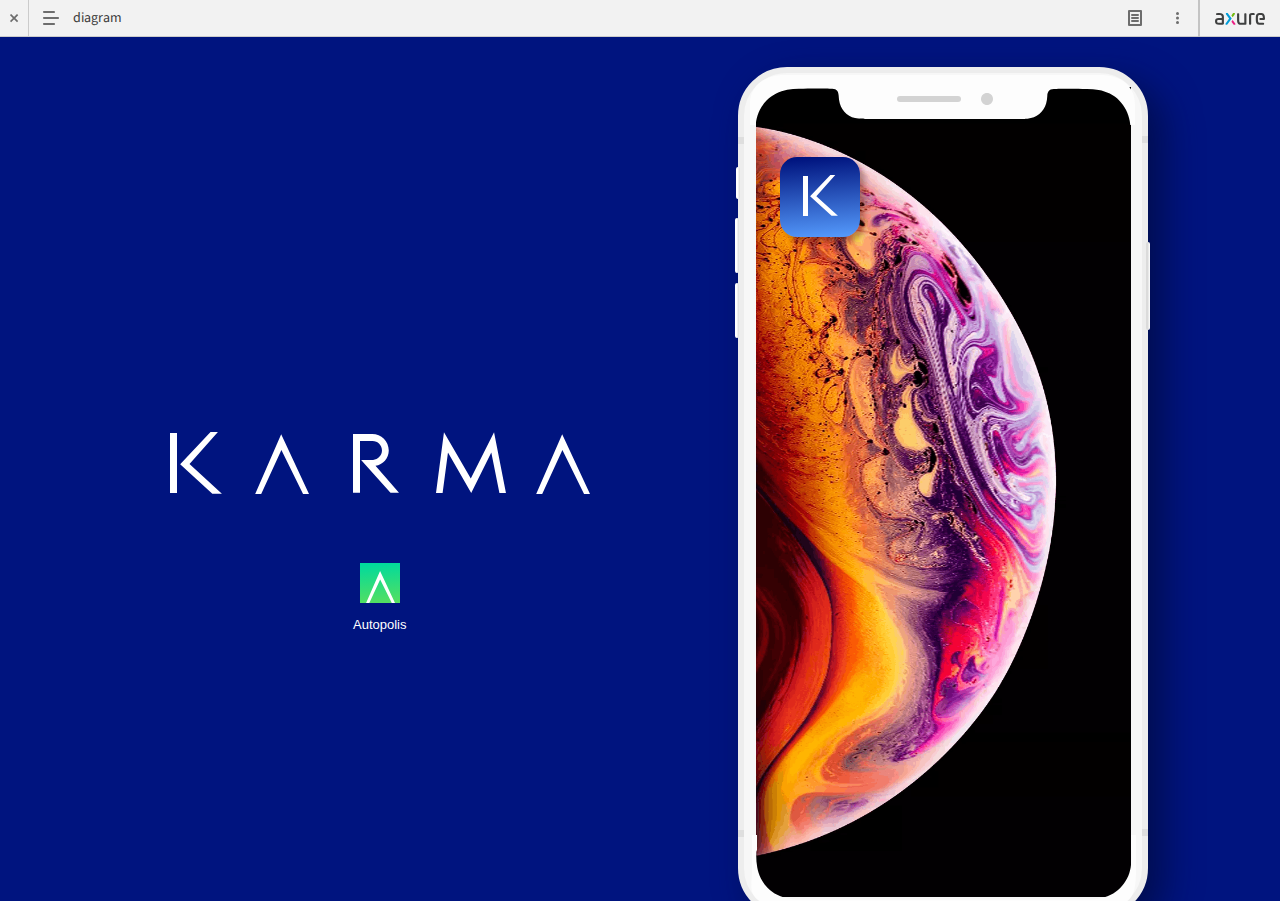
<file: html/resources/reload.html>
﻿<html>
	<head>
		<title></title>
	</head>
	<body>
	
	<script language="javascript">
	function getUrl() {
      var query = window.location.hash.substring(1);
      var vars = query.split("&&&");
      for (var i=0;i<vars.length;i++) {
        var url = vars[i];
        return decodeURI(url).replace("html%23","html#");
      } 
    }

    var rel = '../';
    var url = getUrl();
    if (url.indexOf(":") > 0 && url.indexOf(":") < 10) rel = '';
	self.location.href = rel + url;
	</script>
	
	</body>
</html>
</file>
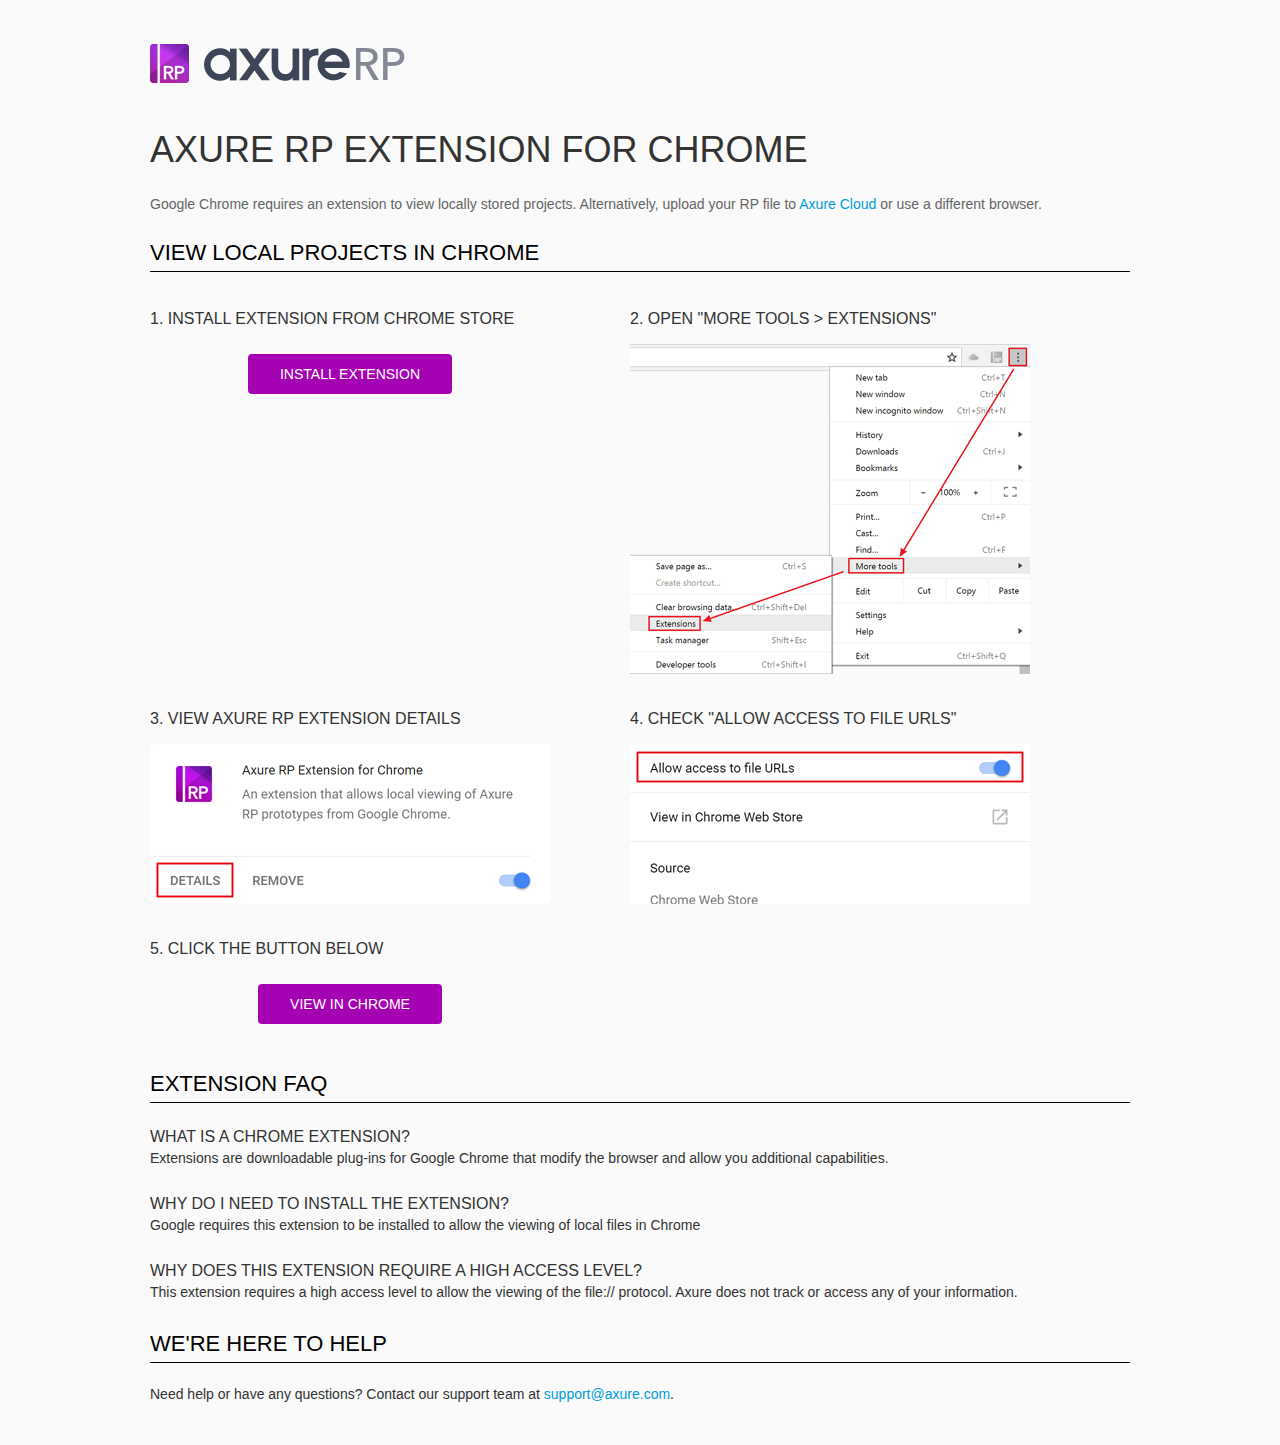
<file: html/resources/chrome/chrome.html>
<html>
<head>
    <title>Install the Axure RP Chrome Extension</title>
    <style type="text/css">
        *
        {
            font-family: NunitoSans, Helvetica, Arial, sans-serif;
        }
        body
        {
            text-align: center;
            background-color: #fafafa;
        }
        p
        {
            font-size: 14px;
            line-height: 18px;
            color: #333333;
        }
        div.container
        {
            width: 980px;
            margin-left: auto;
            margin-right: auto;
            text-align: left;
        }
        a
        {
            text-decoration: none;
            color: #009dda;
        }
        .button
        {
            background: #A502B3;
            font: normal 16px Arial, sans-serif;
            color: #FFFFFF;
            padding: 10px 30px 10px 30px;
            border: 2px solid #A502B3;
            display: inline-block;
            margin-top: 10px;
            text-transform: uppercase;
            font-size: 14px;
	    border-radius: 4px;
        }
        a:hover.button
        {
            border: 2px solid #A502B3;
	    color: #A502B3;
	    background-color: #FFFFFF;
        }
        div.left
        {
            width: 400px;
            float: left;
            margin-right: 80px;
        }
        div.right
        {
            width: 400px;
            float: left;
        }
        div.buttonContainer
        {
            text-align: center;
        }
        h1
        {
            font-size: 36px;
            color: #333333;
            line-height: 50px;
            margin-bottom: 20px;
            font-weight: normal;
        }
        h2
        {
            font-size: 24px;
            font-weight: normal;
            color: #08639C;
            text-align: center;
        }
        h3
        {
            font-size: 16px;
            color: #333333;
            font-weight: normal;
	    text-transform: uppercase;
        }
        .heading
        {
            border-bottom: 1px solid black;
	    height: 36px;
            line-height: 36px;
            font-size: 22px;
            color: #000000;

        }
        span.faq
        {
            font-size: 16px;
	    line-height: 24px;
            font-weight: normal;
	    text-transform: uppercase;
            color: #333333;
            display: block;
        }
    </style>
</head>
<body>
    <div class="container">
        <br />
        <br />
        <img src="axure_logo.png" alt="axure" />
        <br />
	<br />
        <h1>
            AXURE RP EXTENSION FOR CHROME</h1>
        <p style="font-size: 14px; color: #666666; margin-top: 10px;">
            Google Chrome requires an extension to view locally stored projects. Alternatively,
            upload your RP file to <a href="https://share.axure.com">Axure Cloud</a> or use a different
            browser.</p>
        <h3 class="heading">
            VIEW LOCAL PROJECTS IN CHROME</h3>
        <div class="left">
            <h3>
                1. Install Extension from Chrome Store</h3>
            <div class="buttonContainer">
                <a class="button" href="https://chrome.google.com/webstore/detail/dogkpdfcklifaemcdfbildhcofnopogp"
                    target="_blank">Install Extension</a>
            </div>
        </div>
        <div class="right">
            <h3>
                2. Open "More Tools > Extensions"</h3>
            <img src="extensions.png" alt="extensions"/>
        </div>
        <div style="clear: both; height: 20px;">
            &nbsp;</div>
       <div class="left">
            <h3>
                3. View Axure RP Extension Details</h3>
            <img src="details.png" alt="extension details"/>
            </div>
	<div class="right">
            <h3>
                4. Check "Allow access to file URLs"</h3>
            <img src="allow-access.png" alt="allow access"/>
        </div>
   <div style="clear: both; height: 20px;">
            &nbsp;</div>
        <div class="left">
            <h3>
                5. Click the button below</h3>
            <div class="buttonContainer">
                <a class="button" href="../../start.html">View in Chrome</a>
            </div>
        </div>
        <div style="clear: both; height: 20px;">
        </div>
        <h3 class="heading">
            EXTENSION FAQ</h3>
        <p>
            <span class="faq">What is a Chrome Extension?</span> Extensions are downloadable
            plug-ins for Google Chrome that modify the browser
            and allow you additional capabilities.
        </p>
        <p style="margin-top: 25px;">
            <span class="faq">Why do I need to install the extension?</span> Google requires
            this extension to be installed to allow the viewing of local files in
            Chrome
        </p>
        <p style="margin-top: 25px; margin-bottom: 25px;">
            <span class="faq">Why does this extension require a high access level?</span> This
            extension requires a high access level to allow the viewing of the file://
            protocol. Axure does not track or access any of your information.
        </p>
        <h3 class="heading">
           WE'RE HERE TO HELP</h3>
        <p>
            Need help or have any questions? Contact our support team at <a href="mailto:support@axure.com">
                support@axure.com</a>.
        </p>
        <div style="clear: both; height: 20px;">
        </div>
    </div>
</body>
</html>
</file>
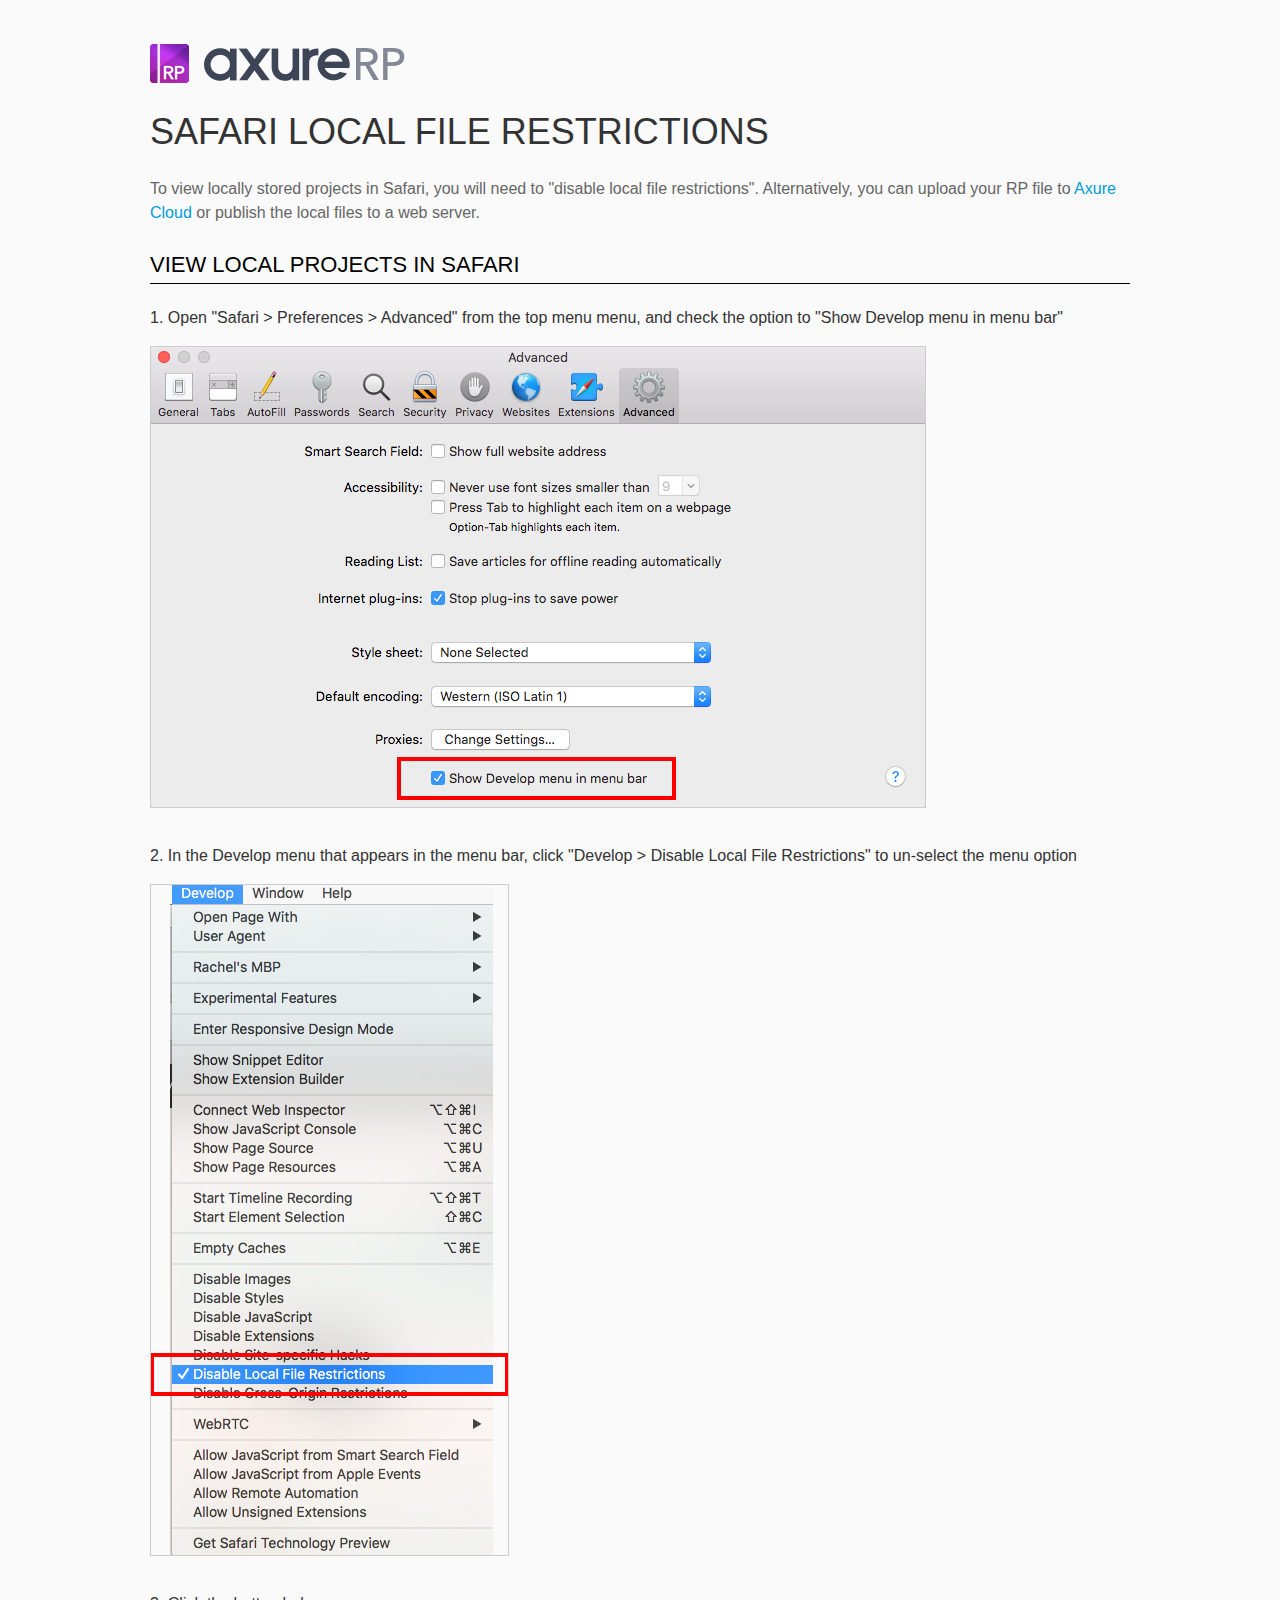
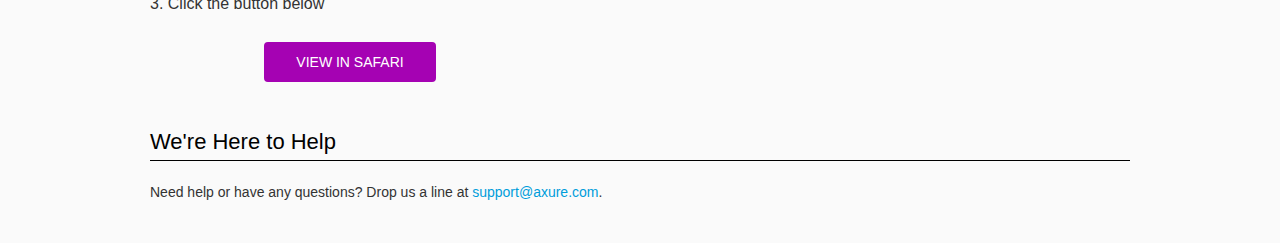
<file: html/resources/chrome/safari.html>
<html>
<head>
    <title>Axure RP - Safari Local File Restrictions</title>
    <style type="text/css">
        *
        {
            font-family: Helvetica, Arial, sans-serif;
        }
        body
        {
            text-align: center;
            background-color: #fafafa;
        }
        p
        {
            font-size: 14px;
            line-height: 18px;
            color: #333333;
        }
        div.container
        {
            width: 980px;
            margin-left: auto;
            margin-right: auto;
            text-align: left;
        }
        a
        {
            text-decoration: none;
            color: #009dda;
        }
        .button
        {
            background: #A502B3;
            font: normal 16px Arial, sans-serif;
            color: #FFFFFF;
            padding: 10px 30px 10px 30px;
            border: 2px solid #A502B3;
            display: inline-block;
            margin-top: 10px;
            text-transform: uppercase;
            font-size: 14px;
	    border-radius: 4px;
        }
        a:hover.button
        {
            border: 2px solid #A502B3;
	    color: #A502B3;
	    background-color: #FFFFFF;
        }
        div.left
        {
            width: 400px;
            float: left;
            margin-right: 80px;
        }
        div.right
        {
            width: 400px;
            float: left;
        }
        div.buttonContainer
        {
            text-align: center;
        }
        h1
        {
            font-size: 36px;
            color: #333333;
            line-height: 50px;
            margin-bottom: 20px;
            font-weight: normal;
        }
        h2
        {
            font-size: 24px;
            font-weight: normal;
            color: #08639C;
            text-align: center;
        }
        h3
        {
            font-size: 16px;
            line-height: 24px;
            color: #333333;
            font-weight: normal;
        }
        .heading
        {
            border-bottom: 1px solid black;
	    height: 36px;
            line-height: 36px;
            font-size: 22px;
            color: #000000;
        }
        span.faq
        {
            font-size: 16px;
            font-weight: normal;
	    text-transform: uppercase;
            color: #333333;
            display: block;
        }
    </style>
</head>
<body>
    <div class="container">
        <br />
        <br />
        <img src="axure_logo.png" alt="axure" />
        <br />
        <h1>
            SAFARI LOCAL FILE RESTRICTIONS</h1>
        <p style="font-size: 16px; line-height: 24px; color: #666666; margin-top: 10px;">
            To view locally stored projects in Safari, you will need to "disable local file restrictions". Alternatively,
            you can upload your RP file to <a href="https://share.axure.com">Axure Cloud</a> or publish the local files to a web server.</p>
        <h3 class="heading">
            VIEW LOCAL PROJECTS IN SAFARI</h3>
        <div class="">
            <h3>
                1. Open "Safari > Preferences > Advanced" from the top menu menu, and check the option to "Show Develop menu in menu bar"</h3>
            <img src="safari_advanced.png" alt="advanced" />
        </div>
        <div style="clear: both; height: 20px;">
            &nbsp;
        </div>
        <div class="">
            <h3>
                2. In the Develop menu that appears in the menu bar, click "Develop > Disable Local File Restrictions" to un-select the menu option</h3>
            <img src="safari_restrictions.png" alt="extensions" />
        </div>
        <div style="clear: both; height: 20px;">
            &nbsp;</div>
        <div class="left">
            <h3>
                3. Click the button below
            </h3>
            <div class="buttonContainer">
                <a class="button" href="../../start.html">View in Safari</a>
            </div>
        </div>
        <div style="clear: both; height: 20px;">
        </div>
        <h3 class="heading">
            We're Here to Help</h3>
        <p>
            Need help or have any questions? Drop us a line at <a href="mailto:support@axure.com">
                support@axure.com</a>.
        </p>
        <div style="clear: both; height: 20px;">
        </div>
    </div>
</body>
</html>
</file>
<file: html/resources/css/axure_rp_page.css>
﻿/* so the window resize fires within a frame in IE7 */
html, body {
    height: 100%;
}

.mobileFrameCursor div * {
    cursor: inherit !important;
}

a {
    color: inherit;
}

p {
    margin: 0px;
    text-rendering: optimizeLegibility;
    font-feature-settings: "kern" 1;
    -webkit-font-feature-settings: "kern";
    -moz-font-feature-settings: "kern";
    -moz-font-feature-settings: "kern=1";
    font-kerning: normal;
}

ul {
    margin:0px;
}

iframe {
    background: #FFFFFF;
}

/* to match IE with C, FF */
input {
    padding: 1px 0px 1px 0px;
    box-sizing: border-box;
    -moz-box-sizing: border-box;
}

input[type=text]::-ms-clear {
    width: 0;
    height: 0;
    display: none;
}

textarea {
    margin: 0px;
    box-sizing: border-box;
    -moz-box-sizing: border-box;
}

.focused:focus, .selectedFocused:focus {
    outline: none;
}

div.intcases {
    font-family: arial; 
    font-size: 12px;
    text-align:left; 
    border:1px solid #AAA; 
    background:#FFF none repeat scroll 0% 0%; 
    z-index:9999; 
    visibility:hidden; 
    position:absolute;
    padding: 0px;
    border-radius: 3px;
    white-space: nowrap;
}

div.intcaselink {
    cursor: pointer;
    padding: 3px 8px 3px 8px;
    margin: 5px;
    background:#EEE none repeat scroll 0% 0%; 
    border:1px solid #AAA;
    border-radius: 3px;
}

div.refpageimage {
    position: absolute;
    left: 0px;
    top: 0px;
    font-size: 0px;
    width: 16px;
    height: 16px;
    cursor: pointer;
    background-image: url(images/newwindow.gif);
    background-repeat: no-repeat;
}

div.annnoteimage {
    position: absolute;
    left: 0px;
    top: 0px;
    font-size: 0px;
    /*width: 16px;
    height: 12px;*/
    cursor: help;
    /*background-image: url(images/note.gif);*/
    /*background-repeat: no-repeat;*/
    width: 13px;
    height: 12px;
    padding-top: 1px;
    text-align: center;
    background-color: #138CDD;
    -moz-box-shadow: 1px 1px 3px #aaa;
    -webkit-box-shadow: 1px 1px 3px #aaa;
    box-shadow: 1px 1px 3px #aaa;
}

div.annnoteline {
    display: inline-block;
    width: 9px;
    height: 1px;
    border-bottom: 1px solid white;
    margin-top: 1px;
}

div.annnotelabel {
    /*position: absolute;
    left: 0px;
    top: 0px;*/
    font-family: Helvetica,Arial;
    white-space: nowrap;
    
    padding-top: 1px;
    background-color: #fff849;
    font-size: 10px;
    font-weight: bold;
    line-height: 14px;
    margin-right: 3px;
    padding: 0px 4px;
    color: #000;

    -moz-box-shadow: 1px 1px 3px #aaa;
    -webkit-box-shadow: 1px 1px 3px #aaa;
    box-shadow: 1px 1px 3px #aaa;
}

div.annnote {
    display: flex;
    position: absolute;
    cursor: help;
    line-height: 14px;
}

.annotation {
    font-size: 12px;
    padding-left: 2px;
    margin-bottom: 5px;
}

.annotationName {
    /*font-size: 13px;
    font-weight: bold;
    margin-bottom: 3px;
    white-space: nowrap;*/

    font-family: 'Trebuchet MS';
    font-size: 14px;
    font-weight: bold;
    margin-bottom: 5px;
    white-space: nowrap;
}

.annotationValue {
    font-family: Arial, Helvetica, Sans-Serif;
    font-size: 12px;
    color: #4a4a4a;
    line-height: 21px;
    margin-bottom: 20px;
}

.noteLink {
    text-decoration: inherit;
    color: inherit;
}

.noteLink:hover {
    background-color: white;
}

/* this is a fix for the issue where dialogs jump around and takes the text-align from the body */
.dialogFix {
    position:absolute;
    text-align:left;
    border: 1px solid #8f949a;
}


@keyframes pulsate {
  from {
    box-shadow: 0 0 10px #15d6ba;
  }
  to {
    box-shadow: 0 0 20px #15d6ba;
  }
}

@-webkit-keyframes pulsate {
  from {
    -webkit-box-shadow: 0 0 10px #15d6ba;
    box-shadow: 0 0 10px #15d6ba;
  }
  to {
    -webkit-box-shadow: 0 0 20px #15d6ba;
    box-shadow: 0 0 20px #15d6ba;
  }
}
 
@-moz-keyframes pulsate {
  from {
    -moz-box-shadow: 0 0 10px #15d6ba;
    box-shadow: 0 0 10px #15d6ba;
  }
  to {
    -moz-box-shadow: 0 0 20px #15d6ba;
    box-shadow: 0 0 20px #15d6ba;
  }
}

.legacyPulsateBorder {
    /*border: 5px solid #15d6ba;
    margin: -5px;*/
    -moz-box-shadow: 0 0 10px 3px #15d6ba;
    box-shadow: 0 0 10px 3px #15d6ba;
}

.pulsateBorder {
  animation-name: pulsate;
  animation-timing-function: ease-in-out;
  animation-duration: 0.9s;
  animation-iteration-count: infinite;
  animation-direction: alternate;
  
  -webkit-animation-name: pulsate;
  -webkit-animation-timing-function: ease-in-out;
  -webkit-animation-duration: 0.9s;
  -webkit-animation-iteration-count: infinite;
  -webkit-animation-direction: alternate;

  -moz-animation-name: pulsate;
  -moz-animation-timing-function: ease-in-out;
  -moz-animation-duration: 0.9s;
  -moz-animation-iteration-count: infinite;
  -moz-animation-direction: alternate;
}

.ax_default_hidden, .ax_default_unplaced{
    display: none;
    visibility: hidden;
}

.widgetNoteSelected {
    -moz-box-shadow: 0 0 10px 3px #138CDD;
    box-shadow: 0 0 10px 3px #138CDD;
    /*-moz-box-shadow: 0 0 20px #3915d6;
    box-shadow: 0 0 20px #3915d6;*/
    /*border: 3px solid #3915d6;*/
    /*margin: -3px;*/
}


.singleImg {
    display: none;
    visibility: hidden;
}

#ios-safari {
    overflow: auto;
    -webkit-overflow-scrolling: touch;
}

#ios-safari-html {
    display: block;
    overflow: auto;
    -webkit-overflow-scrolling: touch;
    position: absolute;
    top: 0;
    left: 0;
    right: 0;
    bottom: 0;
}

#ios-safari-fixed {
    position: absolute;
    pointer-events: none;
    width: initial;
}

#ios-safari-fixed div {
    pointer-events: auto;
}
</file>
<file: html/data/styles.css>
﻿.ax_default {
  font-family:'ArialMT', 'Arial';
  font-weight:400;
  font-style:normal;
  font-size:13px;
  letter-spacing:normal;
  color:#333333;
  vertical-align:none;
  text-align:center;
  line-height:normal;
  text-transform:none;
}
.shape {
}
.form_hint {
  color:#C3C6CC;
}
.form_disabled {
}
.image {
}
.text_field {
  color:#303339;
  text-align:left;
}
.heading_1 {
  font-family:'ArialMT', 'Arial';
  font-weight:bold;
  font-style:normal;
  font-size:32px;
  text-align:left;
}
.heading_2 {
  font-family:'ArialMT', 'Arial';
  font-weight:bold;
  font-style:normal;
  font-size:24px;
  text-align:left;
}
.heading_3 {
  font-family:'ArialMT', 'Arial';
  font-weight:bold;
  font-style:normal;
  font-size:18px;
  text-align:left;
}
.heading_4 {
  font-family:'ArialMT', 'Arial';
  font-weight:bold;
  font-style:normal;
  font-size:14px;
  text-align:left;
}
.heading_5 {
  font-family:'ArialMT', 'Arial';
  font-weight:bold;
  font-style:normal;
  text-align:left;
}
.heading_6 {
  font-family:'ArialMT', 'Arial';
  font-weight:bold;
  font-style:normal;
  font-size:10px;
  text-align:left;
}
.paragraph {
  text-align:left;
}
.form_hint1 {
  color:#999999;
}
.form_disabled1 {
}
.flow_shape {
}
.bottom-button {
  color:#CECECE;
}
.wallet {
}
.travel {
  color:#CECECE;
}
.ranking {
  color:#CECECE;
}
.interests {
  color:#CECECE;
}
.ranking-bg {
}
textarea, select, input, button { outline: none; }
</file>
<file: html/files/diagram/styles.css>
﻿body {
  margin:0px;
  background-color:rgba(0, 20, 127, 1);
  background-image:none;
  position:relative;
  left:0px;
  width:1200px;
  margin-left:auto;
  margin-right:auto;
  text-align:left;
}
.form_sketch {
  border-color:transparent;
  background-color:transparent;
}
#base {
  position:absolute;
  z-index:0;
}
#u0_div {
  border-width:0px;
  position:absolute;
  left:0px;
  top:0px;
  width:410px;
  height:850px;
  background:inherit;
  background-color:rgba(247, 247, 247, 1);
  box-sizing:border-box;
  border-width:6px;
  border-style:solid;
  border-color:rgba(237, 237, 237, 1);
  border-radius:49px;
  -moz-box-shadow:15px 15px 36px rgba(0, 13, 79, 1);
  -webkit-box-shadow:15px 15px 36px rgba(0, 13, 79, 1);
  box-shadow:15px 15px 36px rgba(0, 13, 79, 1);
}
#u0 {
  border-width:0px;
  position:absolute;
  left:698px;
  top:30px;
  width:410px;
  height:850px;
  display:flex;
}
#u0 .text {
  position:absolute;
  align-self:center;
  padding:2px 2px 2px 2px;
  box-sizing:border-box;
  width:100%;
}
#u0_text {
  border-width:0px;
  word-wrap:break-word;
  text-transform:none;
  visibility:hidden;
}
#u1_div {
  border-width:0px;
  position:absolute;
  left:0px;
  top:0px;
  width:6px;
  height:7px;
  background:inherit;
  background-color:rgba(222, 222, 222, 1);
  border:none;
  border-radius:0px;
  -moz-box-shadow:none;
  -webkit-box-shadow:none;
  box-shadow:none;
}
#u1 {
  border-width:0px;
  position:absolute;
  left:698px;
  top:100px;
  width:6px;
  height:7px;
  display:flex;
}
#u1 .text {
  position:absolute;
  align-self:center;
  padding:2px 2px 2px 2px;
  box-sizing:border-box;
  width:100%;
}
#u1_text {
  border-width:0px;
  word-wrap:break-word;
  text-transform:none;
  visibility:hidden;
}
#u2_div {
  border-width:0px;
  position:absolute;
  left:0px;
  top:0px;
  width:4px;
  height:32px;
  background:-webkit-linear-gradient(0deg, rgba(255, 255, 255, 1) 38%, rgba(219, 219, 219, 1) 100%);
  background:-moz-linear-gradient(90deg, rgba(255, 255, 255, 1) 38%, rgba(219, 219, 219, 1) 100%);
  background:linear-gradient(90deg, rgba(255, 255, 255, 1) 38%, rgba(219, 219, 219, 1) 100%);
  border:none;
  border-radius:2px;
  -moz-box-shadow:none;
  -webkit-box-shadow:none;
  box-shadow:none;
}
#u2 {
  border-width:0px;
  position:absolute;
  left:696px;
  top:130px;
  width:4px;
  height:32px;
  display:flex;
}
#u2 .text {
  position:absolute;
  align-self:center;
  padding:2px 2px 2px 2px;
  box-sizing:border-box;
  width:100%;
}
#u2_text {
  border-width:0px;
  word-wrap:break-word;
  text-transform:none;
  visibility:hidden;
}
#u3_div {
  border-width:0px;
  position:absolute;
  left:0px;
  top:0px;
  width:4px;
  height:55px;
  background:-webkit-linear-gradient(0deg, rgba(255, 255, 255, 1) 38%, rgba(219, 219, 219, 1) 100%);
  background:-moz-linear-gradient(90deg, rgba(255, 255, 255, 1) 38%, rgba(219, 219, 219, 1) 100%);
  background:linear-gradient(90deg, rgba(255, 255, 255, 1) 38%, rgba(219, 219, 219, 1) 100%);
  border:none;
  border-radius:2px;
  -moz-box-shadow:none;
  -webkit-box-shadow:none;
  box-shadow:none;
}
#u3 {
  border-width:0px;
  position:absolute;
  left:695px;
  top:181px;
  width:4px;
  height:55px;
  display:flex;
}
#u3 .text {
  position:absolute;
  align-self:center;
  padding:2px 2px 2px 2px;
  box-sizing:border-box;
  width:100%;
}
#u3_text {
  border-width:0px;
  word-wrap:break-word;
  text-transform:none;
  visibility:hidden;
}
#u4_div {
  border-width:0px;
  position:absolute;
  left:0px;
  top:0px;
  width:4px;
  height:55px;
  background:-webkit-linear-gradient(0deg, rgba(255, 255, 255, 1) 38%, rgba(219, 219, 219, 1) 100%);
  background:-moz-linear-gradient(90deg, rgba(255, 255, 255, 1) 38%, rgba(219, 219, 219, 1) 100%);
  background:linear-gradient(90deg, rgba(255, 255, 255, 1) 38%, rgba(219, 219, 219, 1) 100%);
  border:none;
  border-radius:2px;
  -moz-box-shadow:none;
  -webkit-box-shadow:none;
  box-shadow:none;
}
#u4 {
  border-width:0px;
  position:absolute;
  left:695px;
  top:246px;
  width:4px;
  height:55px;
  display:flex;
}
#u4 .text {
  position:absolute;
  align-self:center;
  padding:2px 2px 2px 2px;
  box-sizing:border-box;
  width:100%;
}
#u4_text {
  border-width:0px;
  word-wrap:break-word;
  text-transform:none;
  visibility:hidden;
}
#u5_div {
  border-width:0px;
  position:absolute;
  left:0px;
  top:0px;
  width:4px;
  height:88px;
  background:-webkit-linear-gradient(180deg, rgba(255, 255, 255, 1) 0%, rgba(219, 219, 219, 1) 62%);
  background:-moz-linear-gradient(270deg, rgba(255, 255, 255, 1) 0%, rgba(219, 219, 219, 1) 62%);
  background:linear-gradient(270deg, rgba(255, 255, 255, 1) 0%, rgba(219, 219, 219, 1) 62%);
  border:none;
  border-radius:2px;
  -moz-box-shadow:none;
  -webkit-box-shadow:none;
  box-shadow:none;
}
#u5 {
  border-width:0px;
  position:absolute;
  left:1106px;
  top:205px;
  width:4px;
  height:88px;
  display:flex;
}
#u5 .text {
  position:absolute;
  align-self:center;
  padding:2px 2px 2px 2px;
  box-sizing:border-box;
  width:100%;
}
#u5_text {
  border-width:0px;
  word-wrap:break-word;
  text-transform:none;
  visibility:hidden;
}
#u6_div {
  border-width:0px;
  position:absolute;
  left:0px;
  top:0px;
  width:6px;
  height:7px;
  background:inherit;
  background-color:rgba(222, 222, 222, 1);
  border:none;
  border-radius:0px;
  -moz-box-shadow:none;
  -webkit-box-shadow:none;
  box-shadow:none;
}
#u6 {
  border-width:0px;
  position:absolute;
  left:1102px;
  top:99px;
  width:6px;
  height:7px;
  display:flex;
}
#u6 .text {
  position:absolute;
  align-self:center;
  padding:2px 2px 2px 2px;
  box-sizing:border-box;
  width:100%;
}
#u6_text {
  border-width:0px;
  word-wrap:break-word;
  text-transform:none;
  visibility:hidden;
}
#u7_div {
  border-width:0px;
  position:absolute;
  left:0px;
  top:0px;
  width:6px;
  height:7px;
  background:inherit;
  background-color:rgba(222, 222, 222, 1);
  border:none;
  border-radius:0px;
  -moz-box-shadow:none;
  -webkit-box-shadow:none;
  box-shadow:none;
}
#u7 {
  border-width:0px;
  position:absolute;
  left:698px;
  top:793px;
  width:6px;
  height:7px;
  display:flex;
}
#u7 .text {
  position:absolute;
  align-self:center;
  padding:2px 2px 2px 2px;
  box-sizing:border-box;
  width:100%;
}
#u7_text {
  border-width:0px;
  word-wrap:break-word;
  text-transform:none;
  visibility:hidden;
}
#u8_div {
  border-width:0px;
  position:absolute;
  left:0px;
  top:0px;
  width:6px;
  height:7px;
  background:inherit;
  background-color:rgba(222, 222, 222, 1);
  border:none;
  border-radius:0px;
  -moz-box-shadow:none;
  -webkit-box-shadow:none;
  box-shadow:none;
}
#u8 {
  border-width:0px;
  position:absolute;
  left:1102px;
  top:792px;
  width:6px;
  height:7px;
  display:flex;
}
#u8 .text {
  position:absolute;
  align-self:center;
  padding:2px 2px 2px 2px;
  box-sizing:border-box;
  width:100%;
}
#u8_text {
  border-width:0px;
  word-wrap:break-word;
  text-transform:none;
  visibility:hidden;
}
#u9_img {
  border-width:0px;
  position:absolute;
  left:0px;
  top:0px;
  width:375px;
  height:810px;
}
#u9 {
  border-width:0px;
  position:absolute;
  left:716px;
  top:50px;
  width:375px;
  height:810px;
  display:flex;
}
#u9 .text {
  position:absolute;
  align-self:center;
  padding:2px 2px 2px 2px;
  box-sizing:border-box;
  width:100%;
}
#u9_text {
  border-width:0px;
  word-wrap:break-word;
  text-transform:none;
  visibility:hidden;
}
#u10_img {
  border-width:0px;
  position:absolute;
  left:0px;
  top:0px;
  width:385px;
  height:79px;
}
#u10 {
  border-width:0px;
  position:absolute;
  left:711px;
  top:797px;
  width:385px;
  height:79px;
  display:flex;
}
#u10 .text {
  position:absolute;
  align-self:center;
  padding:2px 2px 2px 2px;
  box-sizing:border-box;
  width:100%;
}
#u10_text {
  border-width:0px;
  word-wrap:break-word;
  text-transform:none;
  visibility:hidden;
}
#u11_img {
  border-width:0px;
  position:absolute;
  left:0px;
  top:0px;
  width:386px;
  height:52px;
}
#u11 {
  border-width:0px;
  position:absolute;
  left:709px;
  top:37px;
  width:386px;
  height:52px;
  display:flex;
}
#u11 .text {
  position:absolute;
  align-self:center;
  padding:2px 2px 2px 2px;
  box-sizing:border-box;
  width:100%;
}
#u11_text {
  border-width:0px;
  word-wrap:break-word;
  text-transform:none;
  visibility:hidden;
}
#u12_img {
  border-width:0px;
  position:absolute;
  left:0px;
  top:0px;
  width:12px;
  height:12px;
}
#u12 {
  border-width:0px;
  position:absolute;
  left:941px;
  top:56px;
  width:12px;
  height:12px;
  display:flex;
}
#u12 .text {
  position:absolute;
  align-self:center;
  padding:2px 2px 2px 2px;
  box-sizing:border-box;
  width:100%;
}
#u12_text {
  border-width:0px;
  word-wrap:break-word;
  text-transform:none;
  visibility:hidden;
}
#u13_div {
  border-width:0px;
  position:absolute;
  left:0px;
  top:0px;
  width:64px;
  height:6px;
  background:inherit;
  background-color:rgba(211, 211, 211, 1);
  border:none;
  border-radius:25px;
  -moz-box-shadow:none;
  -webkit-box-shadow:none;
  box-shadow:none;
}
#u13 {
  border-width:0px;
  position:absolute;
  left:857px;
  top:59px;
  width:64px;
  height:6px;
  display:flex;
}
#u13 .text {
  position:absolute;
  align-self:center;
  padding:2px 2px 2px 2px;
  box-sizing:border-box;
  width:100%;
}
#u13_text {
  border-width:0px;
  word-wrap:break-word;
  text-transform:none;
  visibility:hidden;
}
#u14 {
  border-width:0px;
  position:absolute;
  left:0px;
  top:0px;
  width:0px;
  height:0px;
}
#u15_div {
  border-width:0px;
  position:absolute;
  left:0px;
  top:0px;
  width:80px;
  height:80px;
  background:-webkit-linear-gradient(274.289153328819deg, rgba(0, 20, 127, 1) 4%, rgba(84, 153, 251, 1) 98%);
  background:-moz-linear-gradient(175.710846671181deg, rgba(0, 20, 127, 1) 4%, rgba(84, 153, 251, 1) 98%);
  background:linear-gradient(175.710846671181deg, rgba(0, 20, 127, 1) 4%, rgba(84, 153, 251, 1) 98%);
  border:none;
  border-radius:17px;
  -moz-box-shadow:5px 5px 5px rgba(66, 31, 11, 0.317647058823529);
  -webkit-box-shadow:5px 5px 5px rgba(66, 31, 11, 0.317647058823529);
  box-shadow:5px 5px 5px rgba(66, 31, 11, 0.317647058823529);
}
#u15 {
  border-width:0px;
  position:absolute;
  left:740px;
  top:120px;
  width:80px;
  height:80px;
  display:flex;
}
#u15 .text {
  position:absolute;
  align-self:center;
  padding:2px 2px 2px 2px;
  box-sizing:border-box;
  width:100%;
}
#u15_text {
  border-width:0px;
  word-wrap:break-word;
  text-transform:none;
  visibility:hidden;
}
#u16_div {
  border-width:0px;
  position:absolute;
  left:0px;
  top:0px;
  width:5px;
  height:40px;
  background:inherit;
  background-color:rgba(255, 255, 255, 1);
  border:none;
  border-radius:0px;
  -moz-box-shadow:none;
  -webkit-box-shadow:none;
  box-shadow:none;
}
#u16 {
  border-width:0px;
  position:absolute;
  left:763px;
  top:139px;
  width:5px;
  height:40px;
  display:flex;
}
#u16 .text {
  position:absolute;
  align-self:center;
  padding:2px 2px 2px 2px;
  box-sizing:border-box;
  width:100%;
}
#u16_text {
  border-width:0px;
  word-wrap:break-word;
  text-transform:none;
  visibility:hidden;
}
#u17_img {
  border-width:0px;
  position:absolute;
  left:0px;
  top:0px;
  width:28px;
  height:41px;
}
#u17 {
  border-width:0px;
  position:absolute;
  left:770px;
  top:138px;
  width:28px;
  height:41px;
  display:flex;
}
#u17 .text {
  position:absolute;
  align-self:center;
  padding:2px 2px 2px 2px;
  box-sizing:border-box;
  width:100%;
}
#u17_text {
  border-width:0px;
  word-wrap:break-word;
  text-transform:none;
  visibility:hidden;
}
#u18 {
  border-width:0px;
  position:absolute;
  left:0px;
  top:0px;
  width:0px;
  height:0px;
}
#u19_div {
  border-width:0px;
  position:absolute;
  left:0px;
  top:0px;
  width:7px;
  height:60px;
  background:inherit;
  background-color:rgba(255, 255, 255, 1);
  border:none;
  border-radius:0px;
  -moz-box-shadow:none;
  -webkit-box-shadow:none;
  box-shadow:none;
}
#u19 {
  border-width:0px;
  position:absolute;
  left:130px;
  top:396px;
  width:7px;
  height:60px;
  display:flex;
}
#u19 .text {
  position:absolute;
  align-self:center;
  padding:2px 2px 2px 2px;
  box-sizing:border-box;
  width:100%;
}
#u19_text {
  border-width:0px;
  word-wrap:break-word;
  text-transform:none;
  visibility:hidden;
}
#u20_img {
  border-width:0px;
  position:absolute;
  left:0px;
  top:0px;
  width:42px;
  height:62px;
}
#u20 {
  border-width:0px;
  position:absolute;
  left:140px;
  top:395px;
  width:42px;
  height:62px;
  display:flex;
}
#u20 .text {
  position:absolute;
  align-self:center;
  padding:2px 2px 2px 2px;
  box-sizing:border-box;
  width:100%;
}
#u20_text {
  border-width:0px;
  word-wrap:break-word;
  text-transform:none;
  visibility:hidden;
}
#u21_img {
  border-width:0px;
  position:absolute;
  left:0px;
  top:0px;
  width:54px;
  height:60px;
}
#u21 {
  border-width:0px;
  position:absolute;
  left:215px;
  top:397px;
  width:54px;
  height:60px;
  display:flex;
}
#u21 .text {
  position:absolute;
  align-self:center;
  padding:2px 2px 2px 2px;
  box-sizing:border-box;
  width:100%;
}
#u21_text {
  border-width:0px;
  word-wrap:break-word;
  text-transform:none;
  visibility:hidden;
}
#u22_img {
  border-width:0px;
  position:absolute;
  left:0px;
  top:0px;
  width:46px;
  height:59px;
}
#u22 {
  border-width:0px;
  position:absolute;
  left:313px;
  top:397px;
  width:46px;
  height:59px;
  display:flex;
}
#u22 .text {
  position:absolute;
  align-self:center;
  padding:2px 2px 2px 2px;
  box-sizing:border-box;
  width:100%;
}
#u22_text {
  border-width:0px;
  word-wrap:break-word;
  text-transform:none;
  visibility:hidden;
}
#u23_img {
  border-width:0px;
  position:absolute;
  left:0px;
  top:0px;
  width:70px;
  height:61px;
}
#u23 {
  border-width:0px;
  position:absolute;
  left:396px;
  top:395px;
  width:70px;
  height:61px;
  display:flex;
}
#u23 .text {
  position:absolute;
  align-self:center;
  padding:2px 2px 2px 2px;
  box-sizing:border-box;
  width:100%;
}
#u23_text {
  border-width:0px;
  word-wrap:break-word;
  text-transform:none;
  visibility:hidden;
}
#u24_img {
  border-width:0px;
  position:absolute;
  left:0px;
  top:0px;
  width:54px;
  height:60px;
}
#u24 {
  border-width:0px;
  position:absolute;
  left:496px;
  top:397px;
  width:54px;
  height:60px;
  display:flex;
}
#u24 .text {
  position:absolute;
  align-self:center;
  padding:2px 2px 2px 2px;
  box-sizing:border-box;
  width:100%;
}
#u24_text {
  border-width:0px;
  word-wrap:break-word;
  text-transform:none;
  visibility:hidden;
}
#u25_div {
  border-width:0px;
  position:absolute;
  left:0px;
  top:0px;
  width:54px;
  height:15px;
  background:inherit;
  background-color:rgba(255, 255, 255, 0);
  border:none;
  border-radius:0px;
  -moz-box-shadow:none;
  -webkit-box-shadow:none;
  box-shadow:none;
  color:#FFFFFF;
}
#u25 {
  border-width:0px;
  position:absolute;
  left:313px;
  top:580px;
  width:54px;
  height:15px;
  display:flex;
  color:#FFFFFF;
}
#u25 .text {
  position:absolute;
  align-self:flex-start;
  padding:0px 0px 0px 0px;
  box-sizing:border-box;
  width:100%;
}
#u25_text {
  border-width:0px;
  white-space:nowrap;
  text-transform:none;
}
#u26_div {
  border-width:0px;
  position:absolute;
  left:0px;
  top:0px;
  width:40px;
  height:40px;
  background:-webkit-linear-gradient(94.2891533288191deg, rgba(85, 223, 96, 1) 2%, rgba(0, 218, 157, 1) 96%);
  background:-moz-linear-gradient(-4.28915332881908deg, rgba(85, 223, 96, 1) 2%, rgba(0, 218, 157, 1) 96%);
  background:linear-gradient(-4.28915332881908deg, rgba(85, 223, 96, 1) 2%, rgba(0, 218, 157, 1) 96%);
  border:none;
  border-radius:0px;
  -moz-box-shadow:none;
  -webkit-box-shadow:none;
  box-shadow:none;
}
#u26 {
  border-width:0px;
  position:absolute;
  left:320px;
  top:526px;
  width:40px;
  height:40px;
  display:flex;
}
#u26 .text {
  position:absolute;
  align-self:center;
  padding:2px 2px 2px 2px;
  box-sizing:border-box;
  width:100%;
}
#u26_text {
  border-width:0px;
  word-wrap:break-word;
  text-transform:none;
  visibility:hidden;
}
#u27_img {
  border-width:0px;
  position:absolute;
  left:0px;
  top:0px;
  width:29px;
  height:32px;
}
#u27 {
  border-width:0px;
  position:absolute;
  left:326px;
  top:534px;
  width:29px;
  height:32px;
  display:flex;
}
#u27 .text {
  position:absolute;
  align-self:center;
  padding:2px 2px 2px 2px;
  box-sizing:border-box;
  width:100%;
}
#u27_text {
  border-width:0px;
  word-wrap:break-word;
  text-transform:none;
  visibility:hidden;
}
</file>
